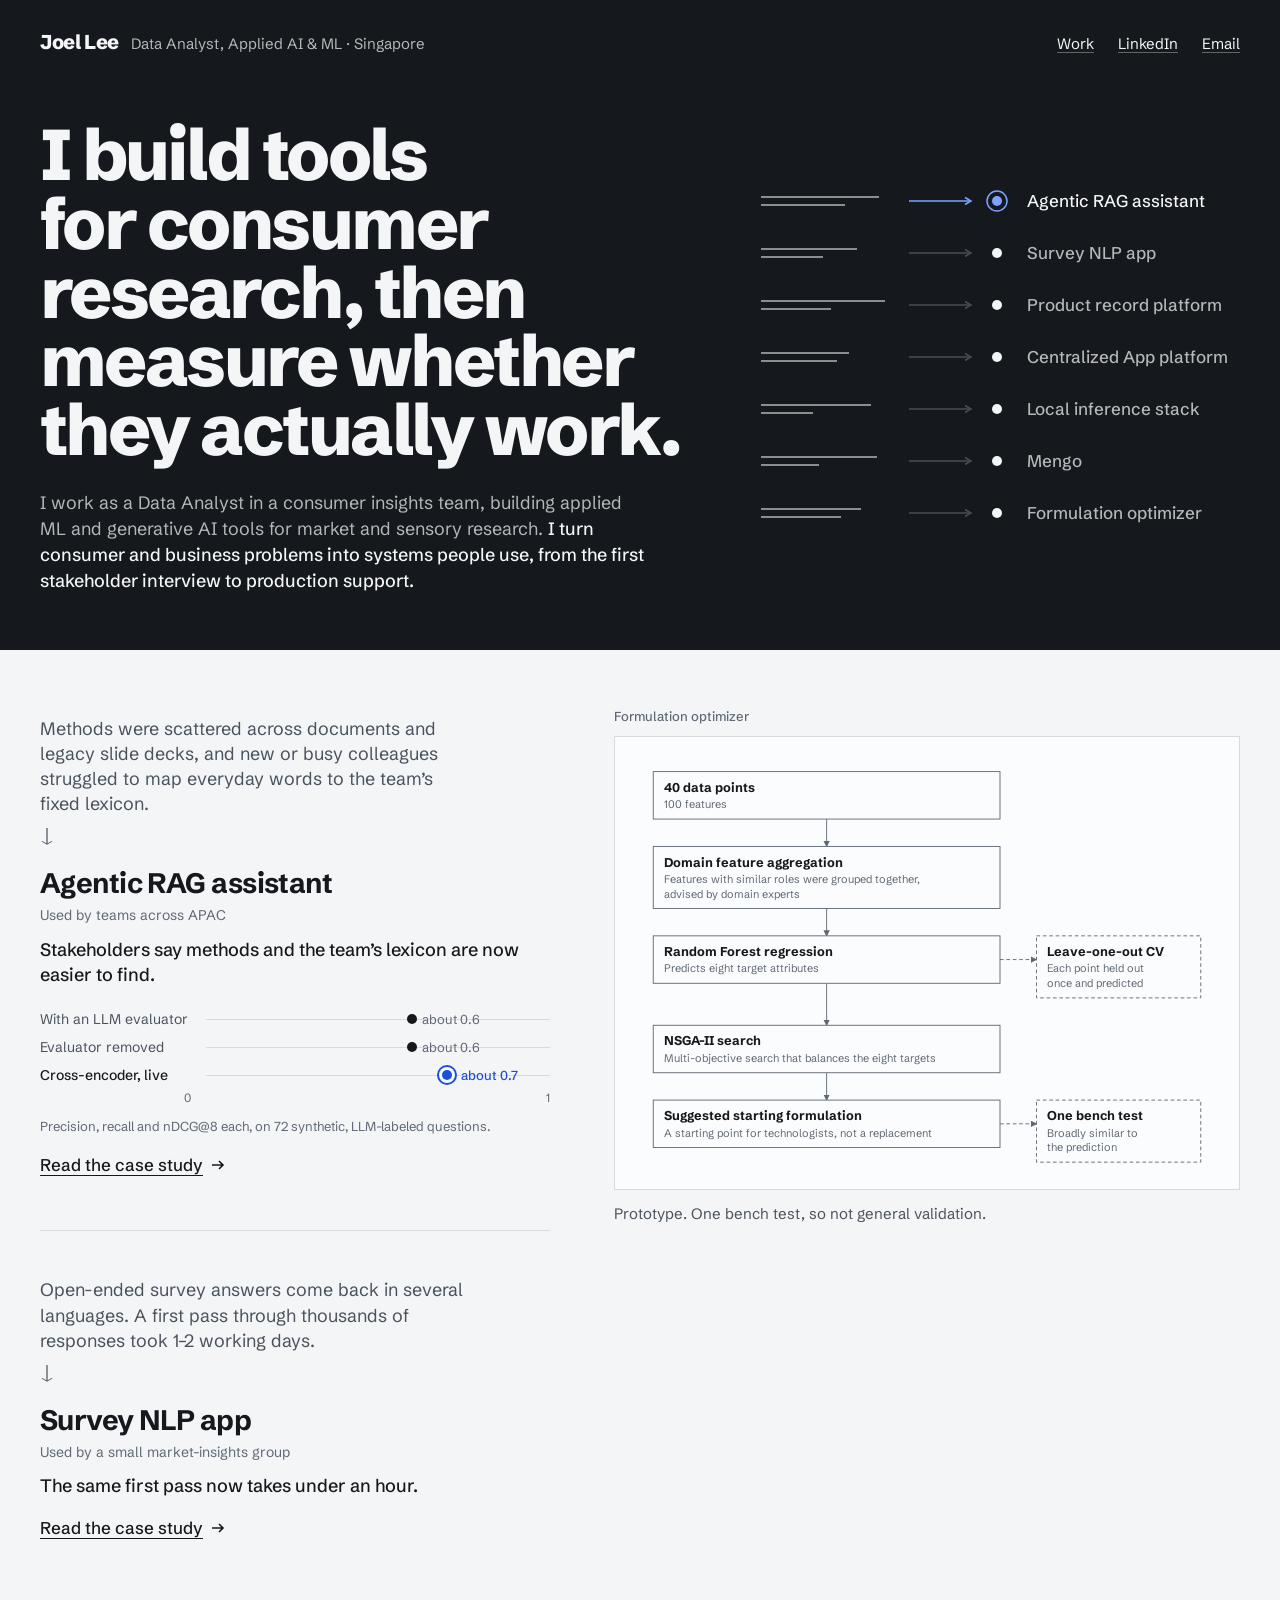
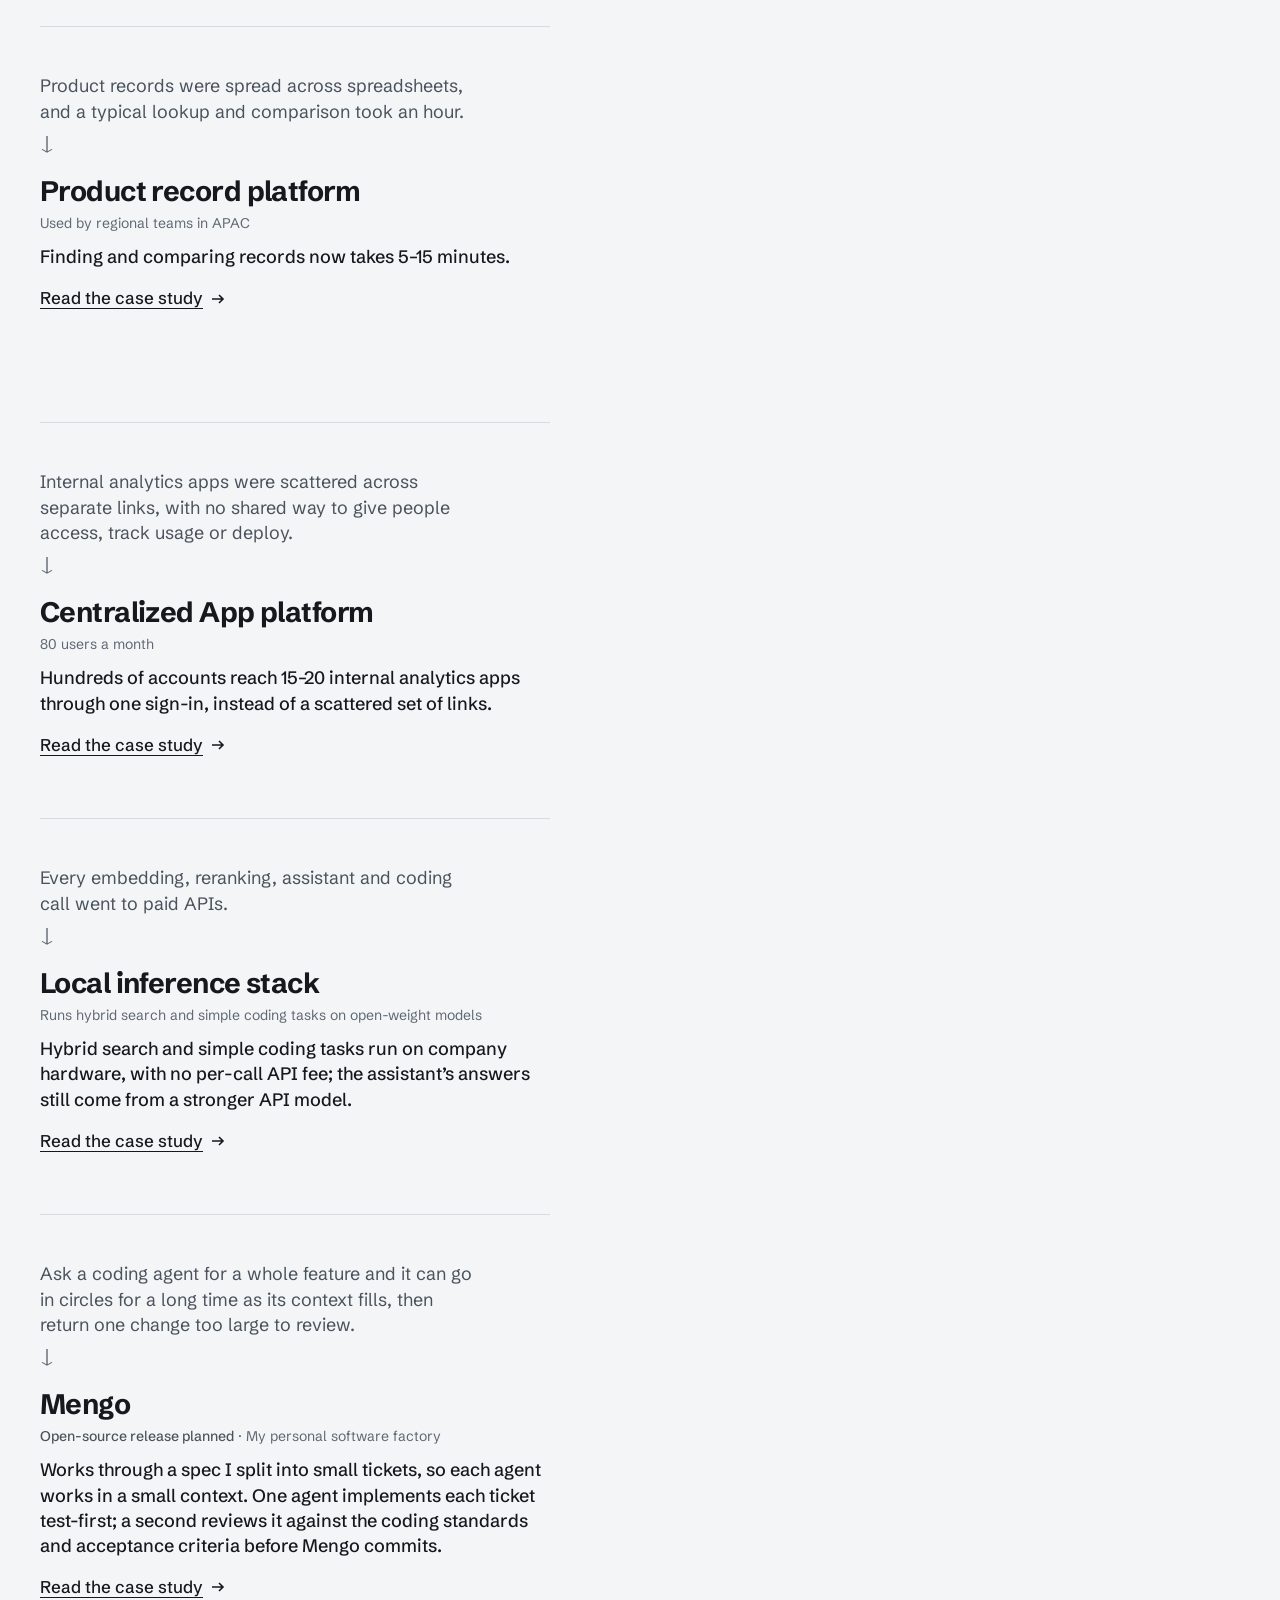
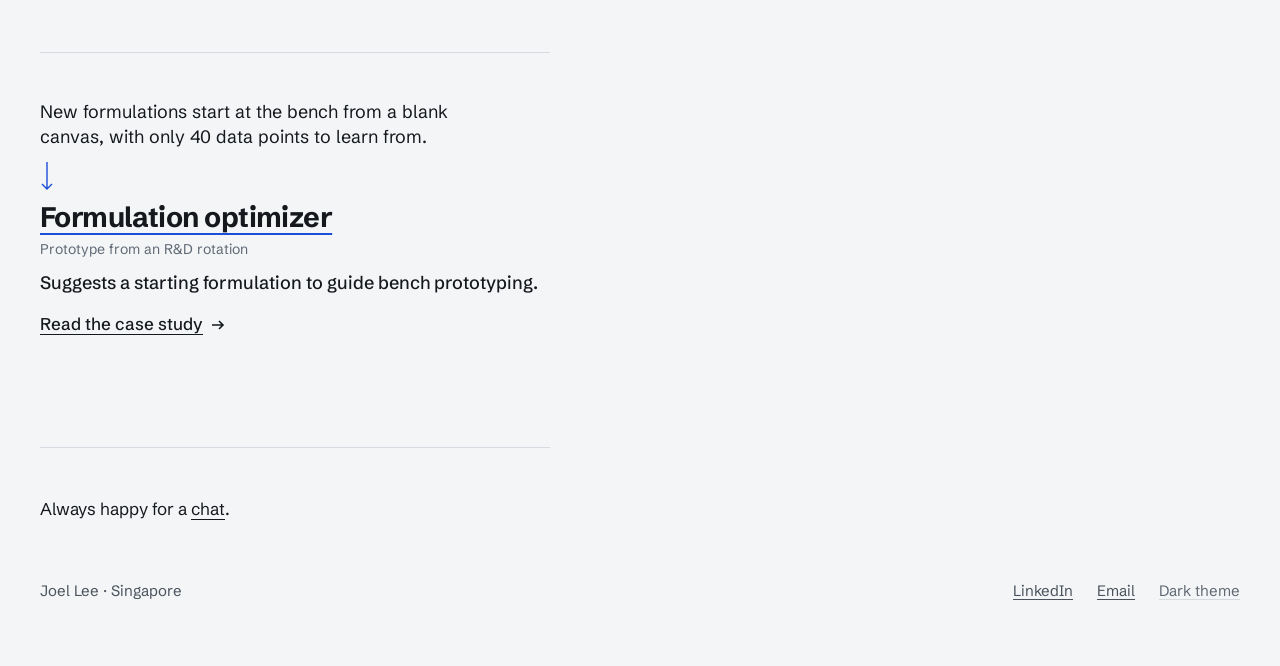
<file: index.html>
<!doctype html>
<html lang="en">
<head>
<meta charset="utf-8">
<meta name="viewport" content="width=device-width, initial-scale=1">
<title>Joel Lee</title>
<meta name="description" content="Joel Lee, a Data Analyst in a consumer insights team, builds ML and generative AI tools for market and sensory research. Seven case studies with architecture, decisions and evidence.">
<link rel="preconnect" href="https://fonts.googleapis.com">
<link rel="preconnect" href="https://fonts.gstatic.com" crossorigin>
<link href="https://fonts.googleapis.com/css2?family=Schibsted+Grotesk:wght@400;500;700;800&display=swap" rel="stylesheet">
<style>
:root {
  --ground: #f3f5f7;
  --plot: #fbfcfd;
  --ink: #15181c;
  --ink-2: #4a525c;
  --ink-3: #5f6873;
  --hair: #d5dbe1;
  --vector: #1d4ed8;
  --focus: #1d4ed8;
  /* The band is drawn in the opposite theme's colours, so its accent is the other theme's blue. */
  --band-accent: #7ea2ff;
  --ease-out: cubic-bezier(0.23, 1, 0.32, 1);
  --ease-in-out: cubic-bezier(0.77, 0, 0.175, 1);
  color-scheme: light;
}
@media (prefers-color-scheme: dark) {
  :root:not([data-theme="light"]) {
    --ground: #101316; --plot: #15191d; --ink: #eef1f4; --ink-2: #b3bcc6; --ink-3: #8c96a1;
    --hair: #2a3138; --vector: #7ea2ff; --focus: #7ea2ff; --band-accent: #1d4ed8; color-scheme: dark;
  }
}
:root[data-theme="dark"] {
  --ground: #101316; --plot: #15191d; --ink: #eef1f4; --ink-2: #b3bcc6; --ink-3: #8c96a1;
  --hair: #2a3138; --vector: #7ea2ff; --focus: #7ea2ff; --band-accent: #1d4ed8; color-scheme: dark;
}

* { box-sizing: border-box; }
html { background: var(--ground); scrollbar-color: var(--hair) var(--ground); }
body {
  margin: 0; background: var(--ground); color: var(--ink);
  font: 400 17px/1.55 "Schibsted Grotesk", system-ui, sans-serif;
  -webkit-font-smoothing: antialiased;
}
::selection { background: var(--vector); color: var(--plot); }
a { color: inherit; text-underline-offset: 0.22em; text-decoration-thickness: 1px; }
a:hover { text-decoration-color: var(--vector); }
:focus-visible { outline: 2px solid var(--focus); outline-offset: 3px; }
button { font: inherit; color: inherit; }
h1, h2, h3, p { margin: 0; }

.page { max-width: 1320px; margin: 0 auto; padding: 0 40px; }
.arrow { flex: none; transition: transform 180ms var(--ease-out); }
.go { display: inline-flex; align-items: center; gap: 8px; font-weight: 500; }
.go:hover .arrow { transform: translateX(3px); }

/* The band: the line and the domain edge on ink, drawn in the opposite theme's colours, with the motif beside them.
   The motif draws only with the five --band-* tokens. */
.band {
  --band-bg: var(--ink); --band-fg: var(--ground);
  --band-muted: color-mix(in srgb, var(--band-fg) 72%, var(--band-bg));
  --band-faint: color-mix(in srgb, var(--band-fg) 24%, var(--band-bg));
  background: var(--band-bg); color: var(--band-fg);
}
.band ::selection { background: var(--band-fg); color: var(--band-bg); }
.band :focus-visible { outline-color: var(--band-fg); }
.mast { display: flex; flex-wrap: wrap; justify-content: space-between; align-items: baseline; gap: 12px 32px; padding: 26px 0 0; font-size: 15px; }
.mast b { font-size: 20px; font-weight: 800; letter-spacing: -0.02em; margin-right: 12px; }
.mast span { color: var(--band-muted); }
.mast nav { display: flex; gap: 24px; }
.mast a { color: var(--band-fg); text-decoration-color: color-mix(in srgb, var(--band-fg) 35%, transparent); }
.mast a:hover { text-decoration-color: var(--band-fg); }
.hero { display: grid; grid-template-columns: minmax(0, 1fr) minmax(300px, 0.72fr); gap: 32px 56px; align-items: center; padding: clamp(40px, 7vh, 80px) 0 56px; }
.hero h1 { font-weight: 800; font-size: clamp(44px, 5.6vw, 84px); line-height: 0.96; letter-spacing: -0.035em; margin-bottom: 26px; text-wrap: balance; }
.hero .edge { font-size: clamp(17px, 1.4vw, 20px); line-height: 1.45; color: var(--band-muted); max-width: 34em; }
.hero .edge strong { color: var(--band-fg); font-weight: 500; }

/* The motif. Motion contract, shared with the case studies:
   1. Every keyframe defines only where an element starts; the end is its own resting state,
      so the resting state is the finished drawing, and reduced motion shows exactly that.
   2. transform, opacity and clip-path only. Lines draw with scaleX/scaleY on transform-box: fill-box.
   3. Delays come from the element's own --d (ms). The motif finishes within about 2.4s and never loops. */
.motif { width: 100%; max-width: 520px; justify-self: end; }
.motif svg { display: block; width: 100%; height: auto; overflow: visible; }
.motif * { transform-box: fill-box; }
.m-fade { animation: m-fade 240ms ease-out calc(var(--d, 0) * 1ms) both; }
.m-pop { transform-origin: center; animation: m-pop 260ms var(--ease-out) calc(var(--d, 0) * 1ms) both; }
.m-draw { transform-origin: left center; animation: m-draw 320ms var(--ease-out) calc(var(--d, 0) * 1ms) both; }
@keyframes m-fade { from { opacity: 0; } }
@keyframes m-rise { from { opacity: 0; transform: translateY(8px); } }
@keyframes m-pop { from { opacity: 0; transform: scale(0.6); } }
@keyframes m-draw { from { transform: scaleX(0); } }
.hero h1 { animation: m-rise 360ms var(--ease-out) both; }
/* Seven loose problems settle into rows, and each draws an arrow to the system built for it. Each row is a link to that
   system's case study, and its title wipes in as the dot lands. Row order and count follow the work list below.
   The RAG assistant is selected at rest; hovering or focusing another row moves the selection there.
   Keyframes sit on wrappers or untouched properties, so the hover transitions never fight them. */
.motif-home ol { list-style: none; margin: 0; padding: 0; }
.motif-home a { display: grid; grid-template-columns: minmax(0, 248px) minmax(0, 1fr); align-items: center; gap: 18px; min-height: 52px; color: var(--band-muted); text-decoration: none; }
.motif-home a svg { width: 100%; }
.motif-home .prob line { stroke: var(--band-muted); stroke-width: 1.5; transition: stroke 160ms ease-out; }
.motif-home .prob { transform-origin: center; animation: home-settle 760ms var(--ease-in-out) calc(var(--d) * 1ms) both; }
.motif-home .to { stroke: var(--band-faint); stroke-width: 1.5; transition: stroke 160ms ease-out; }
.motif-home .head { fill: none; stroke: var(--band-faint); stroke-width: 1.5; transition: stroke 160ms ease-out, transform 180ms var(--ease-out); }
.motif-home .dot { fill: var(--band-fg); transition: fill 160ms ease-out; }
.motif-home .ring { fill: none; stroke: var(--band-accent); stroke-width: 1.5; transform-origin: center; opacity: 0; transform: scale(0.6); transition: opacity 160ms ease-out, transform 200ms var(--ease-out); }
.motif-home .name { font-size: 17px; font-weight: 500; line-height: 1.25; text-decoration: underline 1px transparent; text-underline-offset: 0.22em; transition: color 160ms ease-out, text-decoration-color 160ms ease-out; }
.m-wipe { animation: m-wipe 360ms var(--ease-out) calc(var(--d, 0) * 1ms) both; }
@keyframes m-wipe { from { clip-path: inset(0 100% 0 0); } }
.motif-home ol:not(:hover):not(:has(a:focus-visible)) .lead a, .motif-home a:hover, .motif-home a:focus-visible { color: var(--band-fg); }
.motif-home ol:not(:hover):not(:has(a:focus-visible)) .lead :is(.to, .head), .motif-home a:is(:hover, :focus-visible) :is(.to, .head) { stroke: var(--band-accent); }
.motif-home ol:not(:hover):not(:has(a:focus-visible)) .lead .dot, .motif-home a:is(:hover, :focus-visible) .dot { fill: var(--band-accent); }
.motif-home ol:not(:hover):not(:has(a:focus-visible)) .lead .ring, .motif-home a:is(:hover, :focus-visible) .ring { opacity: 1; transform: none; }
.motif-home a:is(:hover, :focus-visible) .prob line { stroke: var(--band-fg); }
.motif-home a:is(:hover, :focus-visible) .head { transform: translateX(3px); }
.motif-home a:is(:hover, :focus-visible) .name { text-decoration-color: var(--band-accent); }
@keyframes home-settle {
  0% { opacity: 0; transform: translate(var(--dx), var(--dy)) rotate(var(--r)); }
  25% { opacity: 1; }
}

/* The work: problem and system pairs on the left, the figure of the pair in view pinned on the right */
.work { padding-top: 56px; }
.split { display: grid; grid-template-columns: minmax(0, 30em) minmax(0, 1fr); gap: 0 64px; align-items: start; }
.pair { position: relative; border-top: 1px solid var(--hair); padding: 44px 0 52px; min-height: 44vh; }
.pair:first-child { border-top: 0; padding-top: 8px; }
.pairs > :last-child { border-bottom: 1px solid var(--hair); }
.pair .prob { font-size: clamp(17px, 1.4vw, 19px); line-height: 1.4; color: var(--ink-2); max-width: 26em; padding: 2px 24px 0 0; text-wrap: pretty; transition: color 160ms ease-out; }
.pair .to { display: block; padding: 12px 0 10px; color: var(--ink-3); }
.pair .to svg { display: block; transform-origin: center top; transform: scaleY(0.6); transition: transform 200ms var(--ease-out), color 160ms ease-out; }
.pair h3 { font-size: clamp(24px, 2.2vw, 30px); line-height: 1.1; letter-spacing: -0.02em; font-weight: 700; }
.pair h3 a { text-decoration: none; }
.pair .by { font-size: 14px; color: var(--ink-3); margin: 6px 0 10px; }
.pair .tag { font-weight: 500; color: var(--ink-2); }
.pair .oc { font-size: 18px; line-height: 1.4; font-weight: 500; max-width: 30em; text-wrap: pretty; }
.pair .go { margin-top: 16px; }
.pair .dp-wrap { margin-top: 18px; }
.pair.on .prob { color: var(--ink); }
.pair.on .to { color: var(--vector); }
.pair.on .to svg { transform: scaleY(1); }
.pair.on h3 a { text-decoration: underline; text-decoration-thickness: 2px; text-decoration-color: var(--vector); }
.pin { position: sticky; top: 24px; }
.slot[hidden] { display: none; }
.slot { animation: fade 160ms ease-out both; }
.slot-h { font-size: 13px; font-weight: 500; color: var(--ink-3); margin-bottom: 10px; }
.inline-fig { display: none; }

/* Figures: the pipeline, flows and time charts */
.frame { background: var(--plot); border: 1px solid var(--hair); padding: 20px 20px 12px; }
.frame svg { display: block; width: 100%; height: auto; }
.pin .frame svg { max-height: calc(100svh - 190px); }
.fig { margin: 0; }
.fig .note { font-size: 15px; color: var(--ink-2); margin-top: 12px; min-height: 3.2em; max-width: 40em; }
.fig .note b { color: var(--ink); }
svg text { font-family: "Schibsted Grotesk", system-ui, sans-serif; }
.node rect { fill: var(--plot); stroke: var(--ink-3); stroke-width: 1; transition: stroke 140ms ease-out; }
.node .t { fill: var(--ink); font-size: 14px; font-weight: 700; }
.node .s { fill: var(--ink-3); font-size: 12px; }
.node { outline: none; }
.node[data-note] { cursor: default; }
.node[data-note]:hover rect, .node:focus-visible rect, .node.on rect { stroke: var(--vector); stroke-width: 1.5; }
.node.dashed rect { stroke-dasharray: 4 3; }
.node.removed .t { text-decoration: line-through; fill: var(--ink-3); }
.edge-l { stroke: var(--ink-3); stroke-width: 1; fill: none; }
.edge-l.dashed { stroke-dasharray: 4 3; }
.ah { fill: var(--ink-3); }
.tc .tt { fill: var(--ink); font-size: 14px; font-weight: 700; }
.tc .ts { fill: var(--ink-3); font-size: 12px; }
.tc .lab { fill: var(--ink); font-size: 14px; font-weight: 700; }
.tc .bar { fill: var(--ink); }
.tc .live .bar { fill: var(--vector); }
.tc .live .val { fill: var(--vector); font-weight: 500; }
.tc .val { fill: var(--ink-2); font-size: 13px; }
.tc .axis { stroke: var(--hair); }
.tc .tick { fill: var(--ink-3); font-size: 12px; }
.node { transform-box: fill-box; animation: node-in 240ms var(--ease-out) both; animation-delay: calc(80ms + var(--i) * 50ms); }
.edges { animation: fade 260ms ease-out 420ms both; }
.tc .bar { transform-box: fill-box; transform-origin: left center; animation: bar-in 320ms var(--ease-out) both; animation-delay: calc(120ms + var(--i) * 80ms); }
@keyframes node-in { from { opacity: 0; transform: translateY(5px); } }
@keyframes fade { from { opacity: 0; } }
@keyframes bar-in { from { transform: scaleX(0); } }

/* The RAG evidence: three pipeline versions on a 0 to 1 track */
.dp { margin: 0; padding: 0; list-style: none; }
.dp li { display: grid; grid-template-columns: 11em minmax(0, 1fr); align-items: center; gap: 12px; font-size: 14px; line-height: 1.25; color: var(--ink-2); min-height: 28px; padding: 3px 0; }
.dp .track { position: relative; align-self: stretch; min-height: 22px; }
.dp .track::before { content: ""; position: absolute; left: 0; right: 0; top: 50%; height: 1px; background: var(--hair); }
.dp .mark { position: absolute; top: 50%; width: 10px; height: 10px; margin: -5px 0 0 -5px; border-radius: 50%; background: var(--ink); animation: grow 220ms var(--ease-out) both; animation-delay: calc(240ms + var(--i) * 60ms); }
.dp .mark + span { position: absolute; top: 50%; transform: translate(10px, -52%); font-size: 13px; color: var(--ink-3); white-space: nowrap; }
.dp li.live { color: var(--ink); font-weight: 500; }
.dp li.live .mark { background: var(--vector); box-shadow: 0 0 0 3px var(--plot), 0 0 0 5px var(--vector); }
.dp li.live .mark + span { color: var(--vector); font-weight: 500; transform: translate(14px, -52%); }
.ticks { display: grid; grid-template-columns: 11em minmax(0, 1fr); gap: 12px; font-size: 12px; color: var(--ink-3); }
.ticks span:last-child { display: flex; justify-content: space-between; }
.dp-note { font-size: 13px; color: var(--ink-3); margin: 8px 0 0; }
@keyframes grow { from { transform: scale(0); } }

.reach { padding-top: 48px; }
footer { display: flex; flex-wrap: wrap; justify-content: space-between; gap: 16px; padding: 56px 0 64px; color: var(--ink-2); font-size: 15px; }
footer nav { display: flex; gap: 24px; flex-wrap: wrap; }
footer .theme { background: none; border: 0; padding: 0; cursor: pointer; text-decoration: underline; text-underline-offset: 0.22em; text-decoration-color: var(--hair); color: var(--ink-3); }

/* Stacked: no pinned figure; each pair carries its own figure, scrolling sideways inside its frame. */
@media (max-width: 900px) {
  .page { padding: 0 16px; }
  .hero { grid-template-columns: 1fr; padding-top: 32px; }
  .motif { justify-self: start; max-width: 420px; }
  .motif-home a { grid-template-columns: minmax(0, 132px) minmax(0, 1fr); gap: 14px; min-height: 46px; }
  .motif-home .name { font-size: 16px; }
  .split { grid-template-columns: minmax(0, 1fr); }
  .pin { display: none; }
  .pair { min-height: 0; padding: 24px 0 28px; }
  .pair .to { padding: 8px 0; }
  .pair .to svg { transform: none; }
  .inline-fig { display: block; margin-top: 20px; }
  .frame { overflow-x: auto; padding: 14px; }
  .frame svg { min-width: 540px; }
  .dp li, .ticks { grid-template-columns: 9.5em minmax(0, 1fr); }
}

@media (prefers-reduced-motion: reduce) {
  *, *::before, *::after { animation: none !important; transition: none !important; }
}
</style>
</head>
<body>
<svg width="0" height="0" style="position:absolute" aria-hidden="true"><defs><marker id="ah" viewBox="0 0 8 8" refX="7" refY="4" markerWidth="7" markerHeight="7" orient="auto-start-reverse"><path class="ah" d="M0 0L8 4L0 8Z"/></marker></defs></svg>
<div class="band"><div class="page">
  <header class="mast"><p><b>Joel Lee</b><span>Data Analyst, Applied AI &amp; ML · Singapore</span></p>
    <nav aria-label="Site"><a href="#work">Work</a><a href="https://www.linkedin.com/in/joellee3433b221a" rel="noopener">LinkedIn</a><a href="mailto:cryptic912@gmail.com">Email</a></nav></header>
  <div class="hero"><div><h1>I build tools for consumer research, then measure whether they actually work.</h1>
    <p class="edge">I work as a Data Analyst in a consumer insights team, building applied ML and generative AI tools for market and sensory research. <strong> I turn consumer and business problems into systems people use, from the first stakeholder interview to production support. </strong></p></div>
    <nav class="motif motif-home" aria-label="Case studies"><ol>
      <li class="lead"><a href="work/rag/"><svg viewBox="0 0 248 44" aria-hidden="true">
        <g class="prob" style="--dx:40px; --dy:70px; --r:-24deg; --d:0"><line x1="0" y1="18" x2="118" y2="18"/><line x1="0" y1="26" x2="84" y2="26"/></g>
        <line class="to m-draw" x1="148" y1="22" x2="208" y2="22" style="--d:720"/>
        <path class="head m-fade" d="M204 18.5L210 22L204 25.5" style="--d:940"/>
        <g class="m-pop" style="--d:1500"><circle class="ring" cx="236" cy="22" r="10"/></g><circle class="dot m-pop" cx="236" cy="22" r="5" style="--d:880"/>
      </svg><span class="name m-wipe" style="--d:920">Agentic RAG assistant</span></a></li>
      <li><a href="work/nlp/"><svg viewBox="0 0 248 44" aria-hidden="true">
        <g class="prob" style="--dx:110px; --dy:-18px; --r:18deg; --d:60"><line x1="0" y1="18" x2="96" y2="18"/><line x1="0" y1="26" x2="62" y2="26"/></g>
        <line class="to m-draw" x1="148" y1="22" x2="208" y2="22" style="--d:790"/>
        <path class="head m-fade" d="M204 18.5L210 22L204 25.5" style="--d:1010"/>
        <circle class="ring" cx="236" cy="22" r="10"/><circle class="dot m-pop" cx="236" cy="22" r="5" style="--d:950"/>
      </svg><span class="name m-wipe" style="--d:990">Survey NLP app</span></a></li>
      <li><a href="work/records/"><svg viewBox="0 0 248 44" aria-hidden="true">
        <g class="prob" style="--dx:12px; --dy:52px; --r:-12deg; --d:120"><line x1="0" y1="18" x2="124" y2="18"/><line x1="0" y1="26" x2="70" y2="26"/></g>
        <line class="to m-draw" x1="148" y1="22" x2="208" y2="22" style="--d:860"/>
        <path class="head m-fade" d="M204 18.5L210 22L204 25.5" style="--d:1080"/>
        <circle class="ring" cx="236" cy="22" r="10"/><circle class="dot m-pop" cx="236" cy="22" r="5" style="--d:1020"/>
      </svg><span class="name m-wipe" style="--d:1060">Product record platform</span></a></li>
      <li><a href="work/platform/"><svg viewBox="0 0 248 44" aria-hidden="true">
        <g class="prob" style="--dx:128px; --dy:24px; --r:30deg; --d:180"><line x1="0" y1="18" x2="88" y2="18"/><line x1="0" y1="26" x2="76" y2="26"/></g>
        <line class="to m-draw" x1="148" y1="22" x2="208" y2="22" style="--d:930"/>
        <path class="head m-fade" d="M204 18.5L210 22L204 25.5" style="--d:1150"/>
        <circle class="ring" cx="236" cy="22" r="10"/><circle class="dot m-pop" cx="236" cy="22" r="5" style="--d:1090"/>
      </svg><span class="name m-wipe" style="--d:1130">Centralized App platform</span></a></li>
      <li><a href="work/gpu/"><svg viewBox="0 0 248 44" aria-hidden="true">
        <g class="prob" style="--dx:64px; --dy:-56px; --r:-32deg; --d:240"><line x1="0" y1="18" x2="110" y2="18"/><line x1="0" y1="26" x2="52" y2="26"/></g>
        <line class="to m-draw" x1="148" y1="22" x2="208" y2="22" style="--d:1000"/>
        <path class="head m-fade" d="M204 18.5L210 22L204 25.5" style="--d:1220"/>
        <circle class="ring" cx="236" cy="22" r="10"/><circle class="dot m-pop" cx="236" cy="22" r="5" style="--d:1160"/>
      </svg><span class="name m-wipe" style="--d:1200">Local inference stack</span></a></li>
      <li><a href="work/mengo/"><svg viewBox="0 0 248 44" aria-hidden="true">
        <g class="prob" style="--dx:30px; --dy:-82px; --r:22deg; --d:360"><line x1="0" y1="18" x2="116" y2="18"/><line x1="0" y1="26" x2="58" y2="26"/></g>
        <line class="to m-draw" x1="148" y1="22" x2="208" y2="22" style="--d:1140"/>
        <path class="head m-fade" d="M204 18.5L210 22L204 25.5" style="--d:1360"/>
        <circle class="ring" cx="236" cy="22" r="10"/><circle class="dot m-pop" cx="236" cy="22" r="5" style="--d:1300"/>
      </svg><span class="name m-wipe" style="--d:1340">Mengo</span></a></li>
      <li><a href="work/formulation/"><svg viewBox="0 0 248 44" aria-hidden="true">
        <g class="prob" style="--dx:92px; --dy:-34px; --r:14deg; --d:300"><line x1="0" y1="18" x2="100" y2="18"/><line x1="0" y1="26" x2="80" y2="26"/></g>
        <line class="to m-draw" x1="148" y1="22" x2="208" y2="22" style="--d:1070"/>
        <path class="head m-fade" d="M204 18.5L210 22L204 25.5" style="--d:1290"/>
        <circle class="ring" cx="236" cy="22" r="10"/><circle class="dot m-pop" cx="236" cy="22" r="5" style="--d:1230"/>
      </svg><span class="name m-wipe" style="--d:1270">Formulation optimizer</span></a></li>
    </ol></nav></div>
</div></div>

<div class="page">
<main>
<section class="work" id="work" aria-label="Problems and the systems I built for them">
  <div class="split">
    <div class="pairs"><article class="pair on" data-id="rag">
      <p class="prob">Methods were scattered across documents and legacy slide decks, and new or busy colleagues struggled to map everyday words to the team’s fixed lexicon.</p><span class="to"><svg width="14" height="30" viewBox="0 0 14 30" aria-hidden="true"><path d="M7 0v27M2 22l5 5 5-5" fill="none" stroke="currentColor" stroke-width="1.4"/></svg></span>
      <div><h3><a href="work/rag/">Agentic RAG assistant</a></h3>
  <p class="by">Used by teams across APAC</p>
  <p class="oc">Stakeholders say methods and the team’s lexicon are now easier to find.</p><div class="dp-wrap"><ul class="dp" aria-label="Retrieval quality across three pipeline versions">
    <li class=""><span>With an LLM evaluator</span><span class="track"><span class="mark" style="left:60%; --i:0"></span><span style="left:60%">about 0.6</span></span></li><li class=""><span>Evaluator removed</span><span class="track"><span class="mark" style="left:60%; --i:1"></span><span style="left:60%">about 0.6</span></span></li><li class="live"><span>Cross-encoder, live</span><span class="track"><span class="mark" style="left:70%; --i:2"></span><span style="left:70%">about 0.7</span></span></li>
  </ul><div class="ticks" aria-hidden="true"><span></span><span><span>0</span><span>1</span></span></div>
  <p class="dp-note">Precision, recall and nDCG@8 each, on 72 synthetic, LLM-labeled questions.</p></div><a class="go" href="work/rag/">Read the case study <svg class="arrow" width="14" height="14" viewBox="0 0 14 14" aria-hidden="true"><path d="M1 7h11M8 3l4 4-4 4" fill="none" stroke="currentColor" stroke-width="1.6"/></svg></a></div>
      <div class="inline-fig"><figure class="fig" data-fig="rag"><div class="frame"><svg viewBox="0 0 640 580" role="group" aria-label="Pipeline of the Agentic RAG assistant"><g class="edges"><path class="edge-l" d="M210,60L210,84" marker-end="url(#ah)"/><path class="edge-l" d="M210,136L79,170" marker-end="url(#ah)"/><path class="edge-l" d="M210,136L210,170" marker-end="url(#ah)"/><path class="edge-l" d="M210,136L341,170" marker-end="url(#ah)"/><path class="edge-l" d="M79,222L79,256" marker-end="url(#ah)"/><path class="edge-l" d="M210,222L210,256" marker-end="url(#ah)"/><path class="edge-l" d="M341,222L341,256" marker-end="url(#ah)"/><path class="edge-l dashed" d="M400,282L440,282" marker-end="url(#ah)"/><path class="edge-l" d="M210,308L210,342" marker-end="url(#ah)"/><path class="edge-l dashed" d="M440,368L400,368" marker-end="url(#ah)"/><path class="edge-l" d="M210,394L210,428" marker-end="url(#ah)"/><path class="edge-l dashed" d="M400,454L440,454" marker-end="url(#ah)"/><path class="edge-l" d="M210,480L210,514" marker-end="url(#ah)"/></g><g class="node " style="--i:0" data-note="q" tabindex="0" aria-label="Question">
    <rect x="150" y="20" width="120" height="40"/>
    <text class="t" x="162" y="45">Question</text>
    </g><g class="node " style="--i:1" data-note="c" tabindex="0" aria-label="Clarifier: Asks follow-ups, records answers, picks a knowledge base">
    <rect x="20" y="84" width="380" height="52"/>
    <text class="t" x="32" y="106">Clarifier</text>
    <text class="s" x="32" y="124">Asks follow-ups, records answers, picks a knowledge base</text></g><g class="node " style="--i:2" data-note="r1" tabindex="0" aria-label="Retriever: Knowledge base 1">
    <rect x="20" y="170" width="118" height="52"/>
    <text class="t" x="32" y="192">Retriever</text>
    <text class="s" x="32" y="210">Knowledge base 1</text></g><g class="node " style="--i:3" data-note="r2" tabindex="0" aria-label="Retriever: Knowledge base 2">
    <rect x="151" y="170" width="118" height="52"/>
    <text class="t" x="163" y="192">Retriever</text>
    <text class="s" x="163" y="210">Knowledge base 2</text></g><g class="node " style="--i:4" data-note="r3" tabindex="0" aria-label="Retriever: Knowledge base 3">
    <rect x="282" y="170" width="118" height="52"/>
    <text class="t" x="294" y="192">Retriever</text>
    <text class="s" x="294" y="210">Knowledge base 3</text></g><g class="node " style="--i:5" data-note="h" tabindex="0" aria-label="Hybrid search: BM25 keywords and vectors">
    <rect x="20" y="256" width="380" height="52"/>
    <text class="t" x="32" y="278">Hybrid search</text>
    <text class="s" x="32" y="296">BM25 keywords and vectors</text></g><g class="node dashed removed" style="--i:6" data-note="e" tabindex="0" aria-label="Evaluator agent: Removed after testing">
    <rect x="440" y="256" width="180" height="52"/>
    <text class="t" x="452" y="278">Evaluator agent</text>
    <text class="s" x="452" y="296">Removed after testing</text></g><g class="node " style="--i:7" data-note="k" tabindex="0" aria-label="Cross-encoder rerank: Reorders the combined results">
    <rect x="20" y="342" width="380" height="52"/>
    <text class="t" x="32" y="364">Cross-encoder rerank</text>
    <text class="s" x="32" y="382">Reorders the combined results</text></g><g class="node dashed" style="--i:8" data-note="g" tabindex="0" aria-label="Local GPU: Embeddings and reranker">
    <rect x="440" y="342" width="180" height="52"/>
    <text class="t" x="452" y="364">Local GPU</text>
    <text class="s" x="452" y="382">Embeddings and reranker</text></g><g class="node " style="--i:9" data-note="n" tabindex="0" aria-label="Generator: API model; can search again with a rewritten query">
    <rect x="20" y="428" width="380" height="52"/>
    <text class="t" x="32" y="450">Generator</text>
    <text class="s" x="32" y="468">API model; can search again with a rewritten query</text></g><g class="node dashed" style="--i:10" data-note="l" tabindex="0" aria-label="Langfuse: Traces every run">
    <rect x="440" y="428" width="180" height="52"/>
    <text class="t" x="452" y="450">Langfuse</text>
    <text class="s" x="452" y="468">Traces every run</text></g><g class="node " style="--i:11" data-note="a" tabindex="0" aria-label="Answer with sources: The documents it drew on, listed with every answer">
    <rect x="20" y="514" width="380" height="52"/>
    <text class="t" x="32" y="536">Answer with sources</text>
    <text class="s" x="32" y="554">The documents it drew on, listed with every answer</text></g></svg></div>
  <figcaption class="note" data-default="Point at any part of the pipeline to see what it does." aria-live="polite">Point at any part of the pipeline to see what it does. </figcaption></figure></div></article><article class="pair" data-id="nlp">
      <p class="prob">Open-ended survey answers come back in several languages. A first pass through thousands of responses took 1–2 working days.</p><span class="to"><svg width="14" height="30" viewBox="0 0 14 30" aria-hidden="true"><path d="M7 0v27M2 22l5 5 5-5" fill="none" stroke="currentColor" stroke-width="1.4"/></svg></span>
      <div><h3><a href="work/nlp/">Survey NLP app</a></h3>
  <p class="by">Used by a small market-insights group</p>
  <p class="oc">The same first pass now takes under an hour.</p><a class="go" href="work/nlp/">Read the case study <svg class="arrow" width="14" height="14" viewBox="0 0 14 14" aria-hidden="true"><path d="M1 7h11M8 3l4 4-4 4" fill="none" stroke="currentColor" stroke-width="1.6"/></svg></a></div>
      <div class="inline-fig"><figure class="fig" data-fig="nlp"><div class="frame"><svg class="tc" viewBox="0 0 640 246" role="img" aria-label="First-pass review of 4,000 responses: Before 1–2 working days, With the app no more than 1 hour">
    <text class="tt" x="20" y="26">First-pass review of 4,000 responses</text><text class="ts" x="20" y="44">Translation, sentiment analysis and review; estimated working time</text>
    <g class="">
      <text class="lab" x="20" y="100">Before</text><text class="ts" x="20" y="117">Before the app</text>
      <rect class="bar" style="--i:0" x="220" y="88" width="380" height="16"/>
      <text class="val" x="596" y="124" text-anchor="end">1–2 working days</text></g><g class="live">
      <text class="lab" x="20" y="164">With the app</text><text class="ts" x="20" y="181">Upper bound</text>
      <rect class="bar" style="--i:1" x="220" y="152" width="23.75" height="16"/>
      
      <text class="val" x="253.75" y="164" text-anchor="start">no more than 1 hour</text></g>
    <line class="axis" x1="220" x2="600" y1="206" y2="206"/>
    <line class="axis" x1="220" x2="220" y1="206" y2="211"/><text class="tick" x="220" y="226" text-anchor="middle">0</text><line class="axis" x1="410" x2="410" y1="206" y2="211"/><text class="tick" x="410" y="226" text-anchor="middle">1 day</text><line class="axis" x1="600" x2="600" y1="206" y2="211"/><text class="tick" x="600" y="226" text-anchor="middle">2 days</text></svg></div></figure></div></article><article class="pair" data-id="records">
      <p class="prob">Product records were spread across spreadsheets, and a typical lookup and comparison took an hour.</p><span class="to"><svg width="14" height="30" viewBox="0 0 14 30" aria-hidden="true"><path d="M7 0v27M2 22l5 5 5-5" fill="none" stroke="currentColor" stroke-width="1.4"/></svg></span>
      <div><h3><a href="work/records/">Product record platform</a></h3>
  <p class="by">Used by regional teams in APAC</p>
  <p class="oc">Finding and comparing records now takes 5–15 minutes.</p><a class="go" href="work/records/">Read the case study <svg class="arrow" width="14" height="14" viewBox="0 0 14 14" aria-hidden="true"><path d="M1 7h11M8 3l4 4-4 4" fill="none" stroke="currentColor" stroke-width="1.6"/></svg></a></div>
      <div class="inline-fig"><figure class="fig" data-fig="records"><div class="frame"><svg class="tc" viewBox="0 0 640 246" role="img" aria-label="A typical record-location and comparison task: Before 1 hour, After 5–15 minutes">
    <text class="tt" x="20" y="26">A typical record-location and comparison task</text><text class="ts" x="20" y="44">Estimated time per task, in minutes</text>
    <g class="">
      <text class="lab" x="20" y="100">Before</text><text class="ts" x="20" y="117">Excel files</text>
      <rect class="bar" style="--i:0" x="220" y="88" width="380" height="16"/>
      
      <text class="val" x="596" y="124" text-anchor="end">1 hour</text></g><g class="live">
      <text class="lab" x="20" y="164">After</text><text class="ts" x="20" y="181">Search app</text>
      <rect class="bar" style="--i:1" x="220" y="152" width="95" height="16"/>
      <text class="val" x="325" y="164" text-anchor="start">5–15 minutes</text></g>
    <line class="axis" x1="220" x2="600" y1="206" y2="206"/>
    <line class="axis" x1="220" x2="220" y1="206" y2="211"/><text class="tick" x="220" y="226" text-anchor="middle">0</text><line class="axis" x1="315" x2="315" y1="206" y2="211"/><text class="tick" x="315" y="226" text-anchor="middle">15</text><line class="axis" x1="410" x2="410" y1="206" y2="211"/><text class="tick" x="410" y="226" text-anchor="middle">30</text><line class="axis" x1="505" x2="505" y1="206" y2="211"/><text class="tick" x="505" y="226" text-anchor="middle">45</text><line class="axis" x1="600" x2="600" y1="206" y2="211"/><text class="tick" x="600" y="226" text-anchor="middle">60</text></svg></div>
  <figcaption class="note" data-default="Behind the search, 50 Excel datasets became 13 PostgreSQL tables.">Behind the search, 50 Excel datasets became 13 PostgreSQL tables.</figcaption></figure></div></article><article class="pair" data-id="platform">
      <p class="prob">Internal analytics apps were scattered across separate links, with no shared way to give people access, track usage or deploy.</p><span class="to"><svg width="14" height="30" viewBox="0 0 14 30" aria-hidden="true"><path d="M7 0v27M2 22l5 5 5-5" fill="none" stroke="currentColor" stroke-width="1.4"/></svg></span>
      <div><h3><a href="work/platform/">Centralized App platform</a></h3>
  <p class="by">80 users a month</p>
  <p class="oc">Hundreds of accounts reach 15–20 internal analytics apps through one sign-in, instead of a scattered set of links.</p><a class="go" href="work/platform/">Read the case study <svg class="arrow" width="14" height="14" viewBox="0 0 14 14" aria-hidden="true"><path d="M1 7h11M8 3l4 4-4 4" fill="none" stroke="currentColor" stroke-width="1.6"/></svg></a></div>
      <div class="inline-fig"><figure class="fig" data-fig="platform"><div class="frame"><svg viewBox="0 0 640 378" role="group" aria-label="How the Centralized App platform serves its users"><g class="edges"><path class="edge-l" d="M210,68L210,98" marker-end="url(#ah)"/><path class="edge-l dashed" d="M400,124L440,124" marker-end="url(#ah)"/><path class="edge-l" d="M210,166L210,196" marker-end="url(#ah)"/><path class="edge-l" d="M210,264L210,294" marker-end="url(#ah)"/><path class="edge-l dashed" d="M400,320L440,320" marker-end="url(#ah)"/></g><g class="node " style="--i:0" aria-label="Users: 300 accounts; 80 active monthly users">
    <rect x="20" y="16" width="380" height="52"/>
    <text class="t" x="32" y="38">Users</text>
    <text class="s" x="32" y="56">300 accounts; 80 active monthly users</text></g><g class="node " style="--i:1" aria-label="ShinyProxy: One sign-in for every app Group-based app access, managed in one configuration">
    <rect x="20" y="98" width="380" height="68"/>
    <text class="t" x="32" y="120">ShinyProxy</text>
    <text class="s" x="32" y="138">One sign-in for every app</text><text class="s" x="32" y="154">Group-based app access, managed in one configuration</text></g><g class="node dashed" style="--i:2" aria-label="Monitoring app: Reads ShinyProxy logs for troubleshooting">
    <rect x="440" y="98" width="180" height="68"/>
    <text class="t" x="452" y="120">Monitoring app</text>
    <text class="s" x="452" y="138">Reads ShinyProxy logs</text><text class="s" x="452" y="154">for troubleshooting</text></g><g class="node " style="--i:3" aria-label="Podman: Starts an app’s container when someone opens it Stops when idle; keeps the most-used apps warm">
    <rect x="20" y="196" width="380" height="68"/>
    <text class="t" x="32" y="218">Podman</text>
    <text class="s" x="32" y="236">Starts an app’s container when someone opens it</text><text class="s" x="32" y="252">Stops when idle; keeps the most-used apps warm</text></g><g class="node " style="--i:4" aria-label="15–20 containerized apps: One container per session, or shared for read-only apps">
    <rect x="20" y="294" width="380" height="52"/>
    <text class="t" x="32" y="316">15–20 containerized apps</text>
    <text class="s" x="32" y="334">One container per session, or shared for read-only apps</text></g><g class="node dashed" style="--i:5" aria-label="Weekly backups: Automated SQL database backups">
    <rect x="440" y="294" width="180" height="68"/>
    <text class="t" x="452" y="316">Weekly backups</text>
    <text class="s" x="452" y="334">Automated SQL</text><text class="s" x="452" y="350">database backups</text></g></svg></div>
    </figure></div></article><article class="pair" data-id="gpu">
      <p class="prob">Every embedding, reranking, assistant and coding call went to paid APIs.</p><span class="to"><svg width="14" height="30" viewBox="0 0 14 30" aria-hidden="true"><path d="M7 0v27M2 22l5 5 5-5" fill="none" stroke="currentColor" stroke-width="1.4"/></svg></span>
      <div><h3><a href="work/gpu/">Local inference stack</a></h3>
  <p class="by">Runs hybrid search and simple coding tasks on open-weight models</p>
  <p class="oc">Hybrid search and simple coding tasks run on company hardware, with no per-call API fee; the assistant&rsquo;s answers still come from a stronger API model.</p><a class="go" href="work/gpu/">Read the case study <svg class="arrow" width="14" height="14" viewBox="0 0 14 14" aria-hidden="true"><path d="M1 7h11M8 3l4 4-4 4" fill="none" stroke="currentColor" stroke-width="1.6"/></svg></a></div>
      <div class="inline-fig"><figure class="fig" data-fig="gpu"><div class="frame"><svg viewBox="0 0 640 428" role="group" aria-label="How the local inference stack serves the assistant and coding tasks"><g class="edges"><path class="edge-l dashed" d="M400,42L440,42" marker-end="url(#ah)"/><path class="edge-l" d="M210,68L210,98" marker-end="url(#ah)"/><path class="edge-l" d="M210,150L210,180" marker-end="url(#ah)"/><path class="edge-l" d="M440,206L400,206" marker-end="url(#ah)"/><path class="edge-l" d="M210,248L210,278" marker-end="url(#ah)"/><path class="edge-l" d="M210,330L210,360" marker-end="url(#ah)"/></g><g class="node " style="--i:0" aria-label="Agentic RAG assistant: Search runs locally; answers come from the API">
    <rect x="20" y="16" width="380" height="52"/>
    <text class="t" x="32" y="38">Agentic RAG assistant</text>
    <text class="s" x="32" y="56">Search runs locally; answers come from the API</text></g><g class="node dashed" style="--i:1" aria-label="External API: Answer generation">
    <rect x="440" y="16" width="180" height="52"/>
    <text class="t" x="452" y="38">External API</text>
    <text class="s" x="452" y="56">Answer generation</text></g><g class="node " style="--i:2" aria-label="Warm-up request: Sent on app open; hides a 40–60 s load">
    <rect x="20" y="98" width="380" height="52"/>
    <text class="t" x="32" y="120">Warm-up request</text>
    <text class="s" x="32" y="138">Sent on app open; hides a 40–60 s load</text></g><g class="node " style="--i:3" aria-label="llama-swap: One OpenAI-compatible endpoint on one port Starts the model containers on demand">
    <rect x="20" y="180" width="380" height="68"/>
    <text class="t" x="32" y="202">llama-swap</text>
    <text class="s" x="32" y="220">One OpenAI-compatible endpoint on one port</text><text class="s" x="32" y="236">Starts the model containers on demand</text></g><g class="node " style="--i:4" aria-label="IDE assistant: Simple coding tasks run locally">
    <rect x="440" y="180" width="180" height="68"/>
    <text class="t" x="452" y="202">IDE assistant</text>
    <text class="s" x="452" y="220">Simple coding tasks</text><text class="s" x="452" y="236">run locally</text></g><g class="node " style="--i:5" aria-label="vLLM in Podman, on a local GPU">
    <rect x="20" y="278" width="380" height="52"/>
    <text class="t" x="32" y="300">vLLM in Podman, on a local GPU</text>
    </g><g class="node " style="--i:6" aria-label="Embeddings and reranker: Used by RAG hybrid search">
    <rect x="20" y="360" width="380" height="52"/>
    <text class="t" x="32" y="382">Embeddings and reranker</text>
    <text class="s" x="32" y="400">Used by RAG hybrid search</text></g></svg></div>
  </figure></div></article><article class="pair" data-id="mengo">
      <p class="prob">Ask a coding agent for a whole feature and it can go in circles for a long time as its context fills, then return one change too large to review.</p><span class="to"><svg width="14" height="30" viewBox="0 0 14 30" aria-hidden="true"><path d="M7 0v27M2 22l5 5 5-5" fill="none" stroke="currentColor" stroke-width="1.4"/></svg></span>
      <div><h3><a href="work/mengo/">Mengo</a></h3>
  <p class="by"><span class="tag">Open-source release planned</span> · My personal software factory</p>
  <p class="oc">Works through a spec I split into small tickets, so each agent works in a small context. One agent implements each ticket test-first; a second reviews it against the coding standards and acceptance criteria before Mengo commits.</p><a class="go" href="work/mengo/">Read the case study <svg class="arrow" width="14" height="14" viewBox="0 0 14 14" aria-hidden="true"><path d="M1 7h11M8 3l4 4-4 4" fill="none" stroke="currentColor" stroke-width="1.6"/></svg></a></div>
      <div class="inline-fig"><figure class="fig" data-fig="mengo"><div class="frame"><svg viewBox="0 0 640 526" role="group" aria-label="Mengo’s loop for each ticket"><g class="edges"><path class="edge-l" d="M210,68L210,98" marker-end="url(#ah)"/><path class="edge-l" d="M210,150L210,180" marker-end="url(#ah)"/><path class="edge-l" d="M210,232L210,262" marker-end="url(#ah)"/><path class="edge-l dashed" d="M400,288L440,288" marker-end="url(#ah)"/><path class="edge-l" d="M210,330L210,360" marker-end="url(#ah)"/><path class="edge-l" d="M210,428L210,458" marker-end="url(#ah)"/></g><g class="node " style="--i:0" aria-label="Spec: The change you want">
    <rect x="20" y="16" width="380" height="52"/>
    <text class="t" x="32" y="38">Spec</text>
    <text class="s" x="32" y="56">The change you want</text></g><g class="node " style="--i:1" aria-label="Tickets: With acceptance criteria">
    <rect x="20" y="98" width="380" height="52"/>
    <text class="t" x="32" y="120">Tickets</text>
    <text class="s" x="32" y="138">With acceptance criteria</text></g><g class="node " style="--i:2" aria-label="Implement: An agent reads the ticket and changes the code using a TDD skill">
    <rect x="20" y="180" width="380" height="52"/>
    <text class="t" x="32" y="202">Implement</text>
    <text class="s" x="32" y="220">An agent reads the ticket and changes the code using a TDD skill</text></g><g class="node " style="--i:3" aria-label="Check: Runs deterministic checks set beforehand in mengo.toml; the implementer repairs required checks that newly fail">
    <rect x="20" y="262" width="380" height="68"/>
    <text class="t" x="32" y="284">Check</text>
    <text class="s" x="32" y="302">Runs deterministic checks set beforehand in mengo.toml;</text><text class="s" x="32" y="318">the implementer repairs required checks that newly fail</text></g><g class="node dashed" style="--i:4" aria-label="Repair budget: Three rounds per ticket by default">
    <rect x="440" y="262" width="180" height="68"/>
    <text class="t" x="452" y="284">Repair budget</text>
    <text class="s" x="452" y="302">Three rounds per</text><text class="s" x="452" y="318">ticket by default</text></g><g class="node " style="--i:5" aria-label="Review: A second agent reviews the change against the ticket and the repo’s coding standards, and fixes problems">
    <rect x="20" y="360" width="380" height="68"/>
    <text class="t" x="32" y="382">Review</text>
    <text class="s" x="32" y="400">A second agent reviews the change against</text><text class="s" x="32" y="416">the ticket and the repo’s coding standards, and fixes problems</text></g><g class="node " style="--i:6" aria-label="Commit: One local commit per ticket">
    <rect x="20" y="458" width="380" height="52"/>
    <text class="t" x="32" y="480">Commit</text>
    <text class="s" x="32" y="498">One local commit per ticket</text></g></svg></div>
 </figure></div></article><article class="pair" data-id="formulation">
      <p class="prob">New formulations start at the bench from a blank canvas, with only 40 data points to learn from.</p><span class="to"><svg width="14" height="30" viewBox="0 0 14 30" aria-hidden="true"><path d="M7 0v27M2 22l5 5 5-5" fill="none" stroke="currentColor" stroke-width="1.4"/></svg></span>
      <div><h3><a href="work/formulation/">Formulation optimizer</a></h3>
  <p class="by">Prototype from an R&D rotation</p>
  <p class="oc">Suggests a starting formulation to guide bench prototyping.</p><a class="go" href="work/formulation/">Read the case study <svg class="arrow" width="14" height="14" viewBox="0 0 14 14" aria-hidden="true"><path d="M1 7h11M8 3l4 4-4 4" fill="none" stroke="currentColor" stroke-width="1.6"/></svg></a></div>
      <div class="inline-fig"><figure class="fig" data-fig="formulation"><div class="frame"><svg viewBox="0 0 640 460" role="group" aria-label="How the formulation optimizer suggests a starting point"><g class="edges"><path class="edge-l" d="M210,68L210,98" marker-end="url(#ah)"/><path class="edge-l" d="M210,166L210,196" marker-end="url(#ah)"/><path class="edge-l dashed" d="M400,222L440,222" marker-end="url(#ah)"/><path class="edge-l" d="M210,248L210,294" marker-end="url(#ah)"/><path class="edge-l" d="M210,346L210,376" marker-end="url(#ah)"/><path class="edge-l dashed" d="M400,402L440,402" marker-end="url(#ah)"/></g><g class="node " style="--i:0" aria-label="40 data points: 100 features">
    <rect x="20" y="16" width="380" height="52"/>
    <text class="t" x="32" y="38">40 data points</text>
    <text class="s" x="32" y="56">100 features</text></g><g class="node " style="--i:1" aria-label="Domain feature aggregation: Features with similar roles were grouped together, advised by domain experts">
    <rect x="20" y="98" width="380" height="68"/>
    <text class="t" x="32" y="120">Domain feature aggregation</text>
    <text class="s" x="32" y="138">Features with similar roles were grouped together,</text><text class="s" x="32" y="154">advised by domain experts</text></g><g class="node " style="--i:2" aria-label="Random Forest regression: Predicts eight target attributes">
    <rect x="20" y="196" width="380" height="52"/>
    <text class="t" x="32" y="218">Random Forest regression</text>
    <text class="s" x="32" y="236">Predicts eight target attributes</text></g><g class="node dashed" style="--i:3" aria-label="Leave-one-out CV: Each point held out once and predicted">
    <rect x="440" y="196" width="180" height="68"/>
    <text class="t" x="452" y="218">Leave-one-out CV</text>
    <text class="s" x="452" y="236">Each point held out</text><text class="s" x="452" y="252">once and predicted</text></g><g class="node " style="--i:4" aria-label="NSGA-II search: Multi-objective search that balances the eight targets">
    <rect x="20" y="294" width="380" height="52"/>
    <text class="t" x="32" y="316">NSGA-II search</text>
    <text class="s" x="32" y="334">Multi-objective search that balances the eight targets</text></g><g class="node " style="--i:5" aria-label="Suggested starting formulation: A starting point for technologists, not a replacement">
    <rect x="20" y="376" width="380" height="52"/>
    <text class="t" x="32" y="398">Suggested starting formulation</text>
    <text class="s" x="32" y="416">A starting point for technologists, not a replacement</text></g><g class="node dashed" style="--i:6" aria-label="One bench test: Broadly similar to the prediction">
    <rect x="440" y="376" width="180" height="68"/>
    <text class="t" x="452" y="398">One bench test</text>
    <text class="s" x="452" y="416">Broadly similar to</text><text class="s" x="452" y="432">the prediction</text></g></svg></div>
  <figcaption class="note" data-default="Prototype. One bench test, so not general validation.">Prototype. One bench test, so not general validation.</figcaption></figure></div></article></div>
    <div class="pin" aria-label="Figure for the system in view"><div class="slot" data-slot="rag">
      <p class="slot-h">Agentic RAG assistant</p><figure class="fig" data-fig="rag"><div class="frame"><svg viewBox="0 0 640 580" role="group" aria-label="Pipeline of the Agentic RAG assistant"><g class="edges"><path class="edge-l" d="M210,60L210,84" marker-end="url(#ah)"/><path class="edge-l" d="M210,136L79,170" marker-end="url(#ah)"/><path class="edge-l" d="M210,136L210,170" marker-end="url(#ah)"/><path class="edge-l" d="M210,136L341,170" marker-end="url(#ah)"/><path class="edge-l" d="M79,222L79,256" marker-end="url(#ah)"/><path class="edge-l" d="M210,222L210,256" marker-end="url(#ah)"/><path class="edge-l" d="M341,222L341,256" marker-end="url(#ah)"/><path class="edge-l dashed" d="M400,282L440,282" marker-end="url(#ah)"/><path class="edge-l" d="M210,308L210,342" marker-end="url(#ah)"/><path class="edge-l dashed" d="M440,368L400,368" marker-end="url(#ah)"/><path class="edge-l" d="M210,394L210,428" marker-end="url(#ah)"/><path class="edge-l dashed" d="M400,454L440,454" marker-end="url(#ah)"/><path class="edge-l" d="M210,480L210,514" marker-end="url(#ah)"/></g><g class="node " style="--i:0" data-note="q" tabindex="0" aria-label="Question">
    <rect x="150" y="20" width="120" height="40"/>
    <text class="t" x="162" y="45">Question</text>
    </g><g class="node " style="--i:1" data-note="c" tabindex="0" aria-label="Clarifier: Asks follow-ups, records answers, picks a knowledge base">
    <rect x="20" y="84" width="380" height="52"/>
    <text class="t" x="32" y="106">Clarifier</text>
    <text class="s" x="32" y="124">Asks follow-ups, records answers, picks a knowledge base</text></g><g class="node " style="--i:2" data-note="r1" tabindex="0" aria-label="Retriever: Knowledge base 1">
    <rect x="20" y="170" width="118" height="52"/>
    <text class="t" x="32" y="192">Retriever</text>
    <text class="s" x="32" y="210">Knowledge base 1</text></g><g class="node " style="--i:3" data-note="r2" tabindex="0" aria-label="Retriever: Knowledge base 2">
    <rect x="151" y="170" width="118" height="52"/>
    <text class="t" x="163" y="192">Retriever</text>
    <text class="s" x="163" y="210">Knowledge base 2</text></g><g class="node " style="--i:4" data-note="r3" tabindex="0" aria-label="Retriever: Knowledge base 3">
    <rect x="282" y="170" width="118" height="52"/>
    <text class="t" x="294" y="192">Retriever</text>
    <text class="s" x="294" y="210">Knowledge base 3</text></g><g class="node " style="--i:5" data-note="h" tabindex="0" aria-label="Hybrid search: BM25 keywords and vectors">
    <rect x="20" y="256" width="380" height="52"/>
    <text class="t" x="32" y="278">Hybrid search</text>
    <text class="s" x="32" y="296">BM25 keywords and vectors</text></g><g class="node dashed removed" style="--i:6" data-note="e" tabindex="0" aria-label="Evaluator agent: Removed after testing">
    <rect x="440" y="256" width="180" height="52"/>
    <text class="t" x="452" y="278">Evaluator agent</text>
    <text class="s" x="452" y="296">Removed after testing</text></g><g class="node " style="--i:7" data-note="k" tabindex="0" aria-label="Cross-encoder rerank: Reorders the combined results">
    <rect x="20" y="342" width="380" height="52"/>
    <text class="t" x="32" y="364">Cross-encoder rerank</text>
    <text class="s" x="32" y="382">Reorders the combined results</text></g><g class="node dashed" style="--i:8" data-note="g" tabindex="0" aria-label="Local GPU: Embeddings and reranker">
    <rect x="440" y="342" width="180" height="52"/>
    <text class="t" x="452" y="364">Local GPU</text>
    <text class="s" x="452" y="382">Embeddings and reranker</text></g><g class="node " style="--i:9" data-note="n" tabindex="0" aria-label="Generator: API model; can search again with a rewritten query">
    <rect x="20" y="428" width="380" height="52"/>
    <text class="t" x="32" y="450">Generator</text>
    <text class="s" x="32" y="468">API model; can search again with a rewritten query</text></g><g class="node dashed" style="--i:10" data-note="l" tabindex="0" aria-label="Langfuse: Traces every run">
    <rect x="440" y="428" width="180" height="52"/>
    <text class="t" x="452" y="450">Langfuse</text>
    <text class="s" x="452" y="468">Traces every run</text></g><g class="node " style="--i:11" data-note="a" tabindex="0" aria-label="Answer with sources: The documents it drew on, listed with every answer">
    <rect x="20" y="514" width="380" height="52"/>
    <text class="t" x="32" y="536">Answer with sources</text>
    <text class="s" x="32" y="554">The documents it drew on, listed with every answer</text></g></svg></div>
  <figcaption class="note" data-default="Point at any part of the pipeline to see what it does." aria-live="polite">Point at any part of the pipeline to see what it does. </figcaption></figure></div><div class="slot" data-slot="nlp" hidden>
      <p class="slot-h">Survey NLP app</p><figure class="fig" data-fig="nlp"><div class="frame"><svg class="tc" viewBox="0 0 640 246" role="img" aria-label="First-pass review of 4,000 responses: Before 1–2 working days, With the app no more than 1 hour">
    <text class="tt" x="20" y="26">First-pass review of 4,000 responses</text><text class="ts" x="20" y="44">Translation, sentiment analysis and review; estimated working time</text>
    <g class="">
      <text class="lab" x="20" y="100">Before</text><text class="ts" x="20" y="117">Before the app</text>
      <rect class="bar" style="--i:0" x="220" y="88" width="380" height="16"/>
      <text class="val" x="596" y="124" text-anchor="end">1–2 working days</text></g><g class="live">
      <text class="lab" x="20" y="164">With the app</text><text class="ts" x="20" y="181">Upper bound</text>
      <rect class="bar" style="--i:1" x="220" y="152" width="23.75" height="16"/>
      
      <text class="val" x="253.75" y="164" text-anchor="start">no more than 1 hour</text></g>
    <line class="axis" x1="220" x2="600" y1="206" y2="206"/>
    <line class="axis" x1="220" x2="220" y1="206" y2="211"/><text class="tick" x="220" y="226" text-anchor="middle">0</text><line class="axis" x1="410" x2="410" y1="206" y2="211"/><text class="tick" x="410" y="226" text-anchor="middle">1 day</text><line class="axis" x1="600" x2="600" y1="206" y2="211"/><text class="tick" x="600" y="226" text-anchor="middle">2 days</text></svg></div></figure></div><div class="slot" data-slot="records" hidden>
      <p class="slot-h">Product record platform</p><figure class="fig" data-fig="records"><div class="frame"><svg class="tc" viewBox="0 0 640 246" role="img" aria-label="A typical record-location and comparison task: Before 1 hour, After 5–15 minutes">
    <text class="tt" x="20" y="26">A typical record-location and comparison task</text><text class="ts" x="20" y="44">Estimated time per task, in minutes</text>
    <g class="">
      <text class="lab" x="20" y="100">Before</text><text class="ts" x="20" y="117">Excel files</text>
      <rect class="bar" style="--i:0" x="220" y="88" width="380" height="16"/>
      
      <text class="val" x="596" y="124" text-anchor="end">1 hour</text></g><g class="live">
      <text class="lab" x="20" y="164">After</text><text class="ts" x="20" y="181">Search app</text>
      <rect class="bar" style="--i:1" x="220" y="152" width="95" height="16"/>
      <text class="val" x="325" y="164" text-anchor="start">5–15 minutes</text></g>
    <line class="axis" x1="220" x2="600" y1="206" y2="206"/>
    <line class="axis" x1="220" x2="220" y1="206" y2="211"/><text class="tick" x="220" y="226" text-anchor="middle">0</text><line class="axis" x1="315" x2="315" y1="206" y2="211"/><text class="tick" x="315" y="226" text-anchor="middle">15</text><line class="axis" x1="410" x2="410" y1="206" y2="211"/><text class="tick" x="410" y="226" text-anchor="middle">30</text><line class="axis" x1="505" x2="505" y1="206" y2="211"/><text class="tick" x="505" y="226" text-anchor="middle">45</text><line class="axis" x1="600" x2="600" y1="206" y2="211"/><text class="tick" x="600" y="226" text-anchor="middle">60</text></svg></div>
  <figcaption class="note" data-default="Behind the search, 50 Excel datasets became 13 PostgreSQL tables.">Behind the search, 50 Excel datasets became 13 PostgreSQL tables.</figcaption></figure></div><div class="slot" data-slot="platform" hidden>
      <p class="slot-h">Centralized App platform</p><figure class="fig" data-fig="platform"><div class="frame"><svg viewBox="0 0 640 378" role="group" aria-label="How the Centralized App platform serves its users"><g class="edges"><path class="edge-l" d="M210,68L210,98" marker-end="url(#ah)"/><path class="edge-l dashed" d="M400,124L440,124" marker-end="url(#ah)"/><path class="edge-l" d="M210,166L210,196" marker-end="url(#ah)"/><path class="edge-l" d="M210,264L210,294" marker-end="url(#ah)"/><path class="edge-l dashed" d="M400,320L440,320" marker-end="url(#ah)"/></g><g class="node " style="--i:0" aria-label="Users: 300 accounts; 80 active monthly users">
    <rect x="20" y="16" width="380" height="52"/>
    <text class="t" x="32" y="38">Users</text>
    <text class="s" x="32" y="56">300 accounts; 80 active monthly users</text></g><g class="node " style="--i:1" aria-label="ShinyProxy: One sign-in for every app Group-based app access, managed in one configuration">
    <rect x="20" y="98" width="380" height="68"/>
    <text class="t" x="32" y="120">ShinyProxy</text>
    <text class="s" x="32" y="138">One sign-in for every app</text><text class="s" x="32" y="154">Group-based app access, managed in one configuration</text></g><g class="node dashed" style="--i:2" aria-label="Monitoring app: Reads ShinyProxy logs for troubleshooting">
    <rect x="440" y="98" width="180" height="68"/>
    <text class="t" x="452" y="120">Monitoring app</text>
    <text class="s" x="452" y="138">Reads ShinyProxy logs</text><text class="s" x="452" y="154">for troubleshooting</text></g><g class="node " style="--i:3" aria-label="Podman: Starts an app’s container when someone opens it Stops when idle; keeps the most-used apps warm">
    <rect x="20" y="196" width="380" height="68"/>
    <text class="t" x="32" y="218">Podman</text>
    <text class="s" x="32" y="236">Starts an app’s container when someone opens it</text><text class="s" x="32" y="252">Stops when idle; keeps the most-used apps warm</text></g><g class="node " style="--i:4" aria-label="15–20 containerized apps: One container per session, or shared for read-only apps">
    <rect x="20" y="294" width="380" height="52"/>
    <text class="t" x="32" y="316">15–20 containerized apps</text>
    <text class="s" x="32" y="334">One container per session, or shared for read-only apps</text></g><g class="node dashed" style="--i:5" aria-label="Weekly backups: Automated SQL database backups">
    <rect x="440" y="294" width="180" height="68"/>
    <text class="t" x="452" y="316">Weekly backups</text>
    <text class="s" x="452" y="334">Automated SQL</text><text class="s" x="452" y="350">database backups</text></g></svg></div>
    </figure></div><div class="slot" data-slot="gpu" hidden>
      <p class="slot-h">Local inference stack</p><figure class="fig" data-fig="gpu"><div class="frame"><svg viewBox="0 0 640 428" role="group" aria-label="How the local inference stack serves the assistant and coding tasks"><g class="edges"><path class="edge-l dashed" d="M400,42L440,42" marker-end="url(#ah)"/><path class="edge-l" d="M210,68L210,98" marker-end="url(#ah)"/><path class="edge-l" d="M210,150L210,180" marker-end="url(#ah)"/><path class="edge-l" d="M440,206L400,206" marker-end="url(#ah)"/><path class="edge-l" d="M210,248L210,278" marker-end="url(#ah)"/><path class="edge-l" d="M210,330L210,360" marker-end="url(#ah)"/></g><g class="node " style="--i:0" aria-label="Agentic RAG assistant: Search runs locally; answers come from the API">
    <rect x="20" y="16" width="380" height="52"/>
    <text class="t" x="32" y="38">Agentic RAG assistant</text>
    <text class="s" x="32" y="56">Search runs locally; answers come from the API</text></g><g class="node dashed" style="--i:1" aria-label="External API: Answer generation">
    <rect x="440" y="16" width="180" height="52"/>
    <text class="t" x="452" y="38">External API</text>
    <text class="s" x="452" y="56">Answer generation</text></g><g class="node " style="--i:2" aria-label="Warm-up request: Sent on app open; hides a 40–60 s load">
    <rect x="20" y="98" width="380" height="52"/>
    <text class="t" x="32" y="120">Warm-up request</text>
    <text class="s" x="32" y="138">Sent on app open; hides a 40–60 s load</text></g><g class="node " style="--i:3" aria-label="llama-swap: One OpenAI-compatible endpoint on one port Starts the model containers on demand">
    <rect x="20" y="180" width="380" height="68"/>
    <text class="t" x="32" y="202">llama-swap</text>
    <text class="s" x="32" y="220">One OpenAI-compatible endpoint on one port</text><text class="s" x="32" y="236">Starts the model containers on demand</text></g><g class="node " style="--i:4" aria-label="IDE assistant: Simple coding tasks run locally">
    <rect x="440" y="180" width="180" height="68"/>
    <text class="t" x="452" y="202">IDE assistant</text>
    <text class="s" x="452" y="220">Simple coding tasks</text><text class="s" x="452" y="236">run locally</text></g><g class="node " style="--i:5" aria-label="vLLM in Podman, on a local GPU">
    <rect x="20" y="278" width="380" height="52"/>
    <text class="t" x="32" y="300">vLLM in Podman, on a local GPU</text>
    </g><g class="node " style="--i:6" aria-label="Embeddings and reranker: Used by RAG hybrid search">
    <rect x="20" y="360" width="380" height="52"/>
    <text class="t" x="32" y="382">Embeddings and reranker</text>
    <text class="s" x="32" y="400">Used by RAG hybrid search</text></g></svg></div>
  </figure></div><div class="slot" data-slot="mengo" hidden>
      <p class="slot-h">Mengo</p><figure class="fig" data-fig="mengo"><div class="frame"><svg viewBox="0 0 640 526" role="group" aria-label="Mengo’s loop for each ticket"><g class="edges"><path class="edge-l" d="M210,68L210,98" marker-end="url(#ah)"/><path class="edge-l" d="M210,150L210,180" marker-end="url(#ah)"/><path class="edge-l" d="M210,232L210,262" marker-end="url(#ah)"/><path class="edge-l dashed" d="M400,288L440,288" marker-end="url(#ah)"/><path class="edge-l" d="M210,330L210,360" marker-end="url(#ah)"/><path class="edge-l" d="M210,428L210,458" marker-end="url(#ah)"/></g><g class="node " style="--i:0" aria-label="Spec: The change you want">
    <rect x="20" y="16" width="380" height="52"/>
    <text class="t" x="32" y="38">Spec</text>
    <text class="s" x="32" y="56">The change you want</text></g><g class="node " style="--i:1" aria-label="Tickets: With acceptance criteria">
    <rect x="20" y="98" width="380" height="52"/>
    <text class="t" x="32" y="120">Tickets</text>
    <text class="s" x="32" y="138">With acceptance criteria</text></g><g class="node " style="--i:2" aria-label="Implement: An agent reads the ticket and changes the code using a TDD skill">
    <rect x="20" y="180" width="380" height="52"/>
    <text class="t" x="32" y="202">Implement</text>
    <text class="s" x="32" y="220">An agent reads the ticket and changes the code using a TDD skill</text></g><g class="node " style="--i:3" aria-label="Check: Runs deterministic checks set beforehand in mengo.toml; the implementer repairs required checks that newly fail">
    <rect x="20" y="262" width="380" height="68"/>
    <text class="t" x="32" y="284">Check</text>
    <text class="s" x="32" y="302">Runs deterministic checks set beforehand in mengo.toml;</text><text class="s" x="32" y="318">the implementer repairs required checks that newly fail</text></g><g class="node dashed" style="--i:4" aria-label="Repair budget: Three rounds per ticket by default">
    <rect x="440" y="262" width="180" height="68"/>
    <text class="t" x="452" y="284">Repair budget</text>
    <text class="s" x="452" y="302">Three rounds per</text><text class="s" x="452" y="318">ticket by default</text></g><g class="node " style="--i:5" aria-label="Review: A second agent reviews the change against the ticket and the repo’s coding standards, and fixes problems">
    <rect x="20" y="360" width="380" height="68"/>
    <text class="t" x="32" y="382">Review</text>
    <text class="s" x="32" y="400">A second agent reviews the change against</text><text class="s" x="32" y="416">the ticket and the repo’s coding standards, and fixes problems</text></g><g class="node " style="--i:6" aria-label="Commit: One local commit per ticket">
    <rect x="20" y="458" width="380" height="52"/>
    <text class="t" x="32" y="480">Commit</text>
    <text class="s" x="32" y="498">One local commit per ticket</text></g></svg></div>
 </figure></div><div class="slot" data-slot="formulation" hidden>
      <p class="slot-h">Formulation optimizer</p><figure class="fig" data-fig="formulation"><div class="frame"><svg viewBox="0 0 640 460" role="group" aria-label="How the formulation optimizer suggests a starting point"><g class="edges"><path class="edge-l" d="M210,68L210,98" marker-end="url(#ah)"/><path class="edge-l" d="M210,166L210,196" marker-end="url(#ah)"/><path class="edge-l dashed" d="M400,222L440,222" marker-end="url(#ah)"/><path class="edge-l" d="M210,248L210,294" marker-end="url(#ah)"/><path class="edge-l" d="M210,346L210,376" marker-end="url(#ah)"/><path class="edge-l dashed" d="M400,402L440,402" marker-end="url(#ah)"/></g><g class="node " style="--i:0" aria-label="40 data points: 100 features">
    <rect x="20" y="16" width="380" height="52"/>
    <text class="t" x="32" y="38">40 data points</text>
    <text class="s" x="32" y="56">100 features</text></g><g class="node " style="--i:1" aria-label="Domain feature aggregation: Features with similar roles were grouped together, advised by domain experts">
    <rect x="20" y="98" width="380" height="68"/>
    <text class="t" x="32" y="120">Domain feature aggregation</text>
    <text class="s" x="32" y="138">Features with similar roles were grouped together,</text><text class="s" x="32" y="154">advised by domain experts</text></g><g class="node " style="--i:2" aria-label="Random Forest regression: Predicts eight target attributes">
    <rect x="20" y="196" width="380" height="52"/>
    <text class="t" x="32" y="218">Random Forest regression</text>
    <text class="s" x="32" y="236">Predicts eight target attributes</text></g><g class="node dashed" style="--i:3" aria-label="Leave-one-out CV: Each point held out once and predicted">
    <rect x="440" y="196" width="180" height="68"/>
    <text class="t" x="452" y="218">Leave-one-out CV</text>
    <text class="s" x="452" y="236">Each point held out</text><text class="s" x="452" y="252">once and predicted</text></g><g class="node " style="--i:4" aria-label="NSGA-II search: Multi-objective search that balances the eight targets">
    <rect x="20" y="294" width="380" height="52"/>
    <text class="t" x="32" y="316">NSGA-II search</text>
    <text class="s" x="32" y="334">Multi-objective search that balances the eight targets</text></g><g class="node " style="--i:5" aria-label="Suggested starting formulation: A starting point for technologists, not a replacement">
    <rect x="20" y="376" width="380" height="52"/>
    <text class="t" x="32" y="398">Suggested starting formulation</text>
    <text class="s" x="32" y="416">A starting point for technologists, not a replacement</text></g><g class="node dashed" style="--i:6" aria-label="One bench test: Broadly similar to the prediction">
    <rect x="440" y="376" width="180" height="68"/>
    <text class="t" x="452" y="398">One bench test</text>
    <text class="s" x="452" y="416">Broadly similar to</text><text class="s" x="452" y="432">the prediction</text></g></svg></div>
  <figcaption class="note" data-default="Prototype. One bench test, so not general validation.">Prototype. One bench test, so not general validation.</figcaption></figure></div></div>
  </div>
</section>
</main>

  <p class="reach">Always happy for a <a href="https://www.linkedin.com/in/joellee3433b221a" rel="noopener">chat</a>.</p>

  <footer>
    <span>Joel Lee · Singapore</span>
    <nav aria-label="Footer">
      <a href="https://www.linkedin.com/in/joellee3433b221a" rel="noopener">LinkedIn</a>
      <a href="mailto:cryptic912@gmail.com">Email</a>
      <button class="theme" type="button" id="theme"></button>
    </nav>
  </footer>
</div>

<script>
// Pipeline parts explain themselves in their own figure's caption; leaving the figure restores the caption.
const NOTES = {
  "q": "A staff member asks in everyday words.",
  "c": "The clarifier asks follow-up questions when they’re needed, records the answers, and picks which knowledge base to search.",
  "r1": "One retriever per knowledge base. A single retriever over all three often returned chunks from the wrong kind of document.",
  "r2": "One retriever per knowledge base. A single retriever over all three often returned chunks from the wrong kind of document.",
  "r3": "One retriever per knowledge base. A single retriever over all three often returned chunks from the wrong kind of document.",
  "h": "BM25 keyword search and vector search.",
  "e": "<b>Removed on evidence.</b> An LLM evaluator step added latency and token cost; on synthetic, LLM-labeled questions, retrieval scored about the same without it.",
  "k": "<b>The step that moved the numbers.</b> Swapping in a cross-encoder reranker lifted precision, recall and nDCG@8 from about 0.6 to about 0.7 on synthetic, LLM-labeled questions.",
  "g": "Embeddings and the reranker run on a local GPU behind one endpoint, loaded when the app opens to hide the cold start.",
  "n": "An API model writes the answer, and can search again with a rewritten query.",
  "l": "Langfuse traces every run, with an LLM judge and thumbs feedback from users.",
  "a": "Every answer lists the documents it drew on."
};
function showNote(g, fig) {
  fig = fig || g?.closest('.fig');
  if (!fig) return;
  const note = fig.querySelector('.note');
  fig.querySelectorAll('.node.on').forEach((n) => n.classList.remove('on'));
  if (!g) { note.innerHTML = note.dataset.default; return; }
  g.classList.add('on');
  note.innerHTML = NOTES[g.dataset.note];
}
document.addEventListener('pointerover', (e) => { const g = e.target.closest?.('.node[data-note]'); if (g) showNote(g); });
document.addEventListener('focusin', (e) => { const g = e.target.closest?.('.node[data-note]'); if (g) showNote(g); });
document.addEventListener('pointerout', (e) => {
  const fig = e.target.closest?.('.fig');
  if (fig && !fig.contains(e.relatedTarget) && !fig.contains(document.activeElement)) showNote(null, fig);
});
document.addEventListener('focusout', (e) => {
  const fig = e.target.closest?.('.fig');
  if (fig && !fig.contains(e.relatedTarget)) showNote(null, fig);
});

// The pair crossing the reading line (45% of the viewport) owns the pinned figure.
const pairs = [...document.querySelectorAll('.pair')];
const slots = [...document.querySelectorAll('.slot')];
const io = new IntersectionObserver((entries) => {
  entries.filter((en) => en.isIntersecting).forEach((en) => {
    const id = en.target.dataset.id;
    pairs.forEach((p) => p.classList.toggle('on', p === en.target));
    slots.forEach((sl) => { sl.hidden = sl.dataset.slot !== id; });
  });
}, { rootMargin: '-45% 0px -54% 0px' });
pairs.forEach((p) => io.observe(p));

// Theme follows the system until the visitor flips it.
const themeBtn = document.getElementById('theme');
const isDark = () => (document.documentElement.dataset.theme ? document.documentElement.dataset.theme === 'dark' : matchMedia('(prefers-color-scheme: dark)').matches);
const labelTheme = () => (themeBtn.textContent = isDark() ? 'Light theme' : 'Dark theme');
themeBtn.addEventListener('click', () => { document.documentElement.dataset.theme = isDark() ? 'light' : 'dark'; labelTheme(); });
labelTheme();
</script>
</body>
</html>
</file>
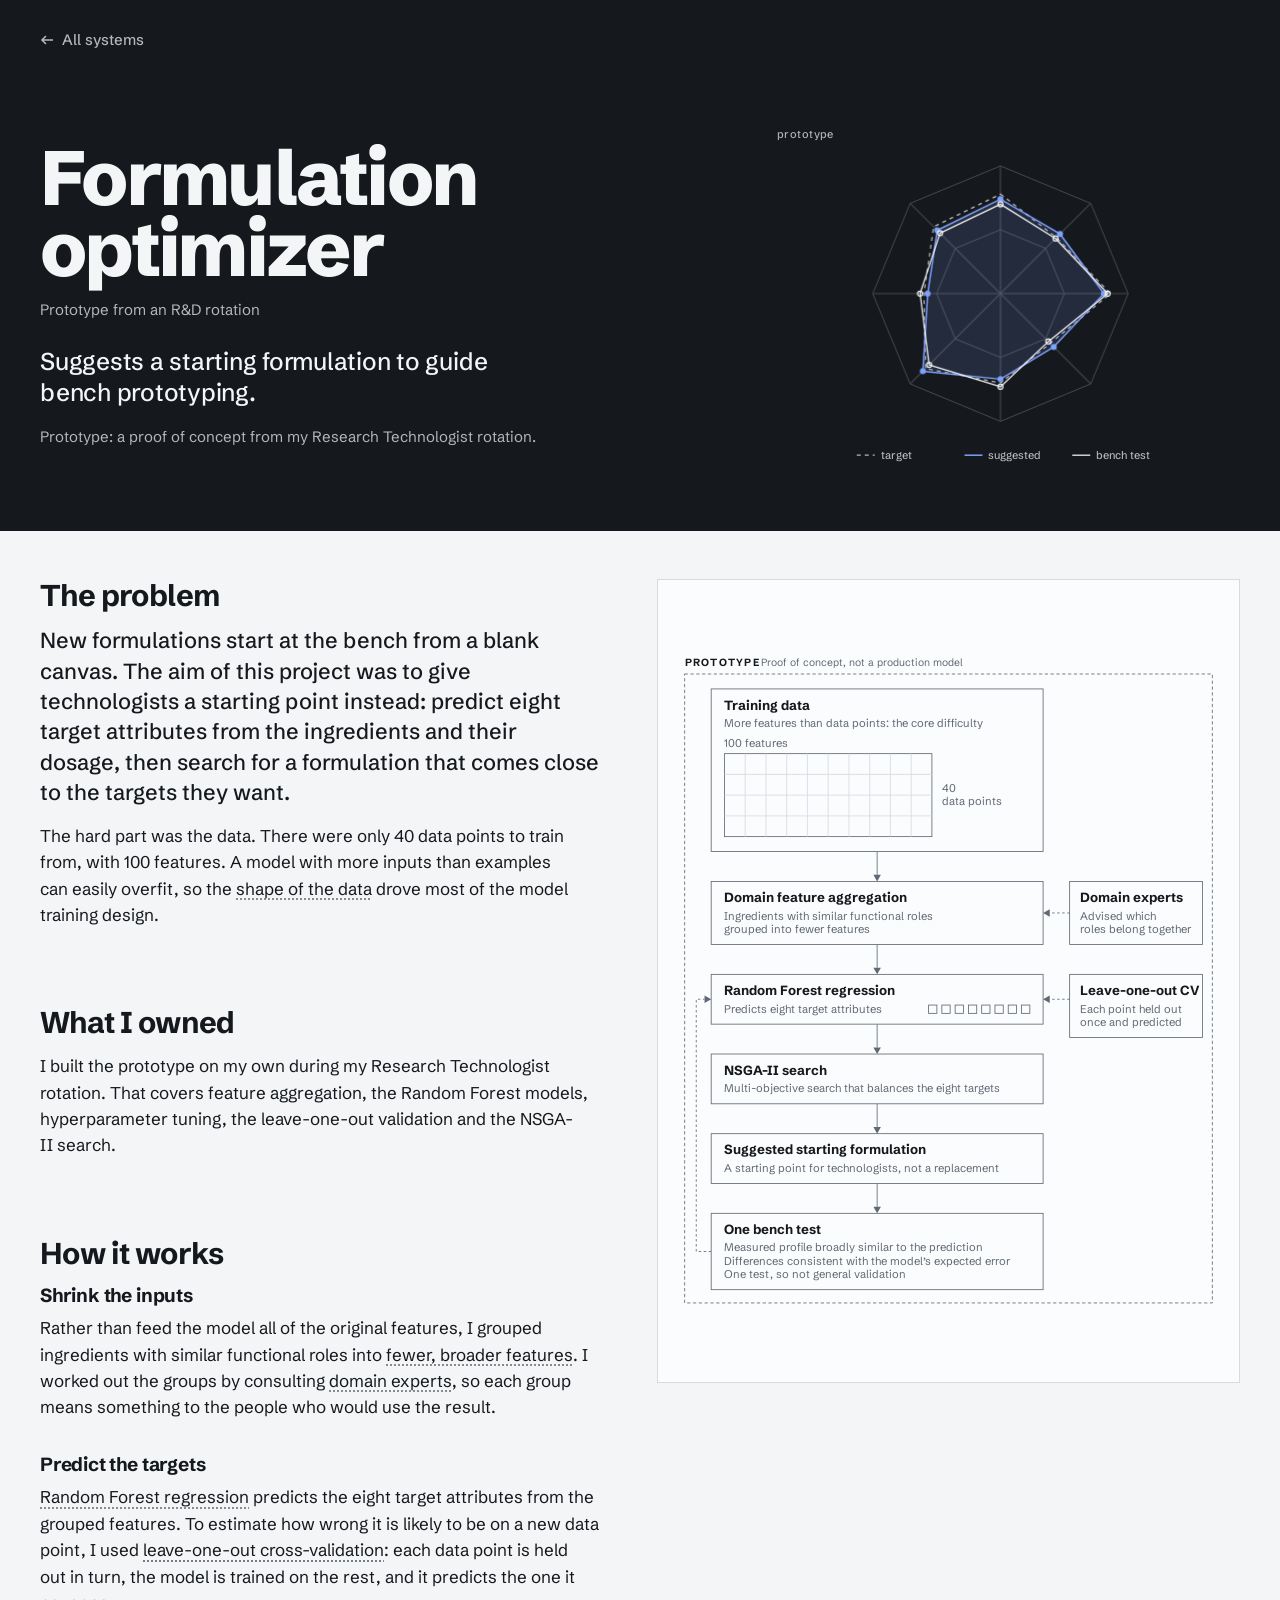
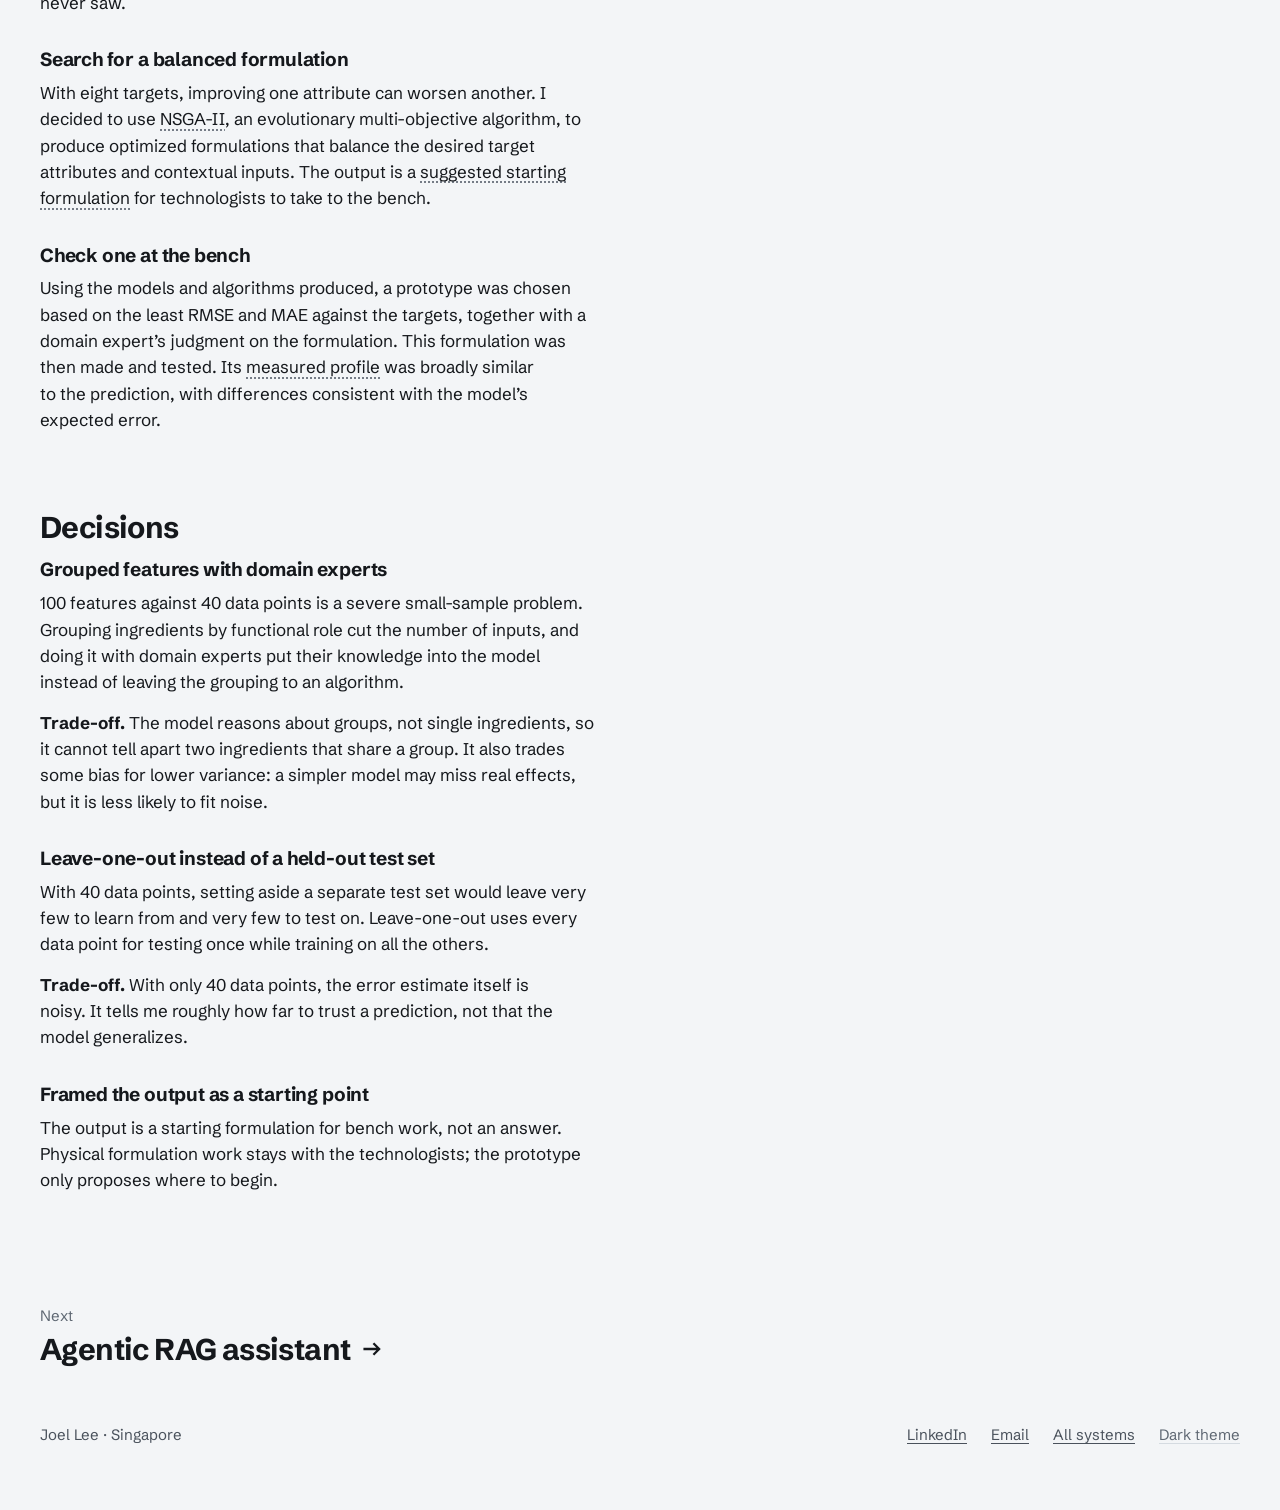
<file: work/formulation/index.html>
<!doctype html>
<html lang="en">
<head>
<meta charset="utf-8">
<meta name="viewport" content="width=device-width, initial-scale=1">
<title>Formulation optimizer · Joel Lee</title>
<meta name="description" content="How Joel Lee built a prototype that suggests a starting formulation for eight target attributes from 40 data points.">
<link rel="preconnect" href="https://fonts.googleapis.com">
<link rel="preconnect" href="https://fonts.gstatic.com" crossorigin>
<link href="https://fonts.googleapis.com/css2?family=Schibsted+Grotesk:wght@400;500;700;800&display=swap" rel="stylesheet">
<link rel="stylesheet" href="../case-study.css">
<style>
  .fig .proto { fill: var(--ink); font-size: 12.5px; font-weight: 700; letter-spacing: 0.12em; }
  .fig .proto-note { fill: var(--ink-3); font-size: 12.5px; }
  .fig .proto-frame { fill: none; stroke: var(--ink-3); stroke-width: 1; stroke-dasharray: 4 3; }
  .fig .grid { fill: none; stroke: var(--hair); stroke-width: 1; }
  .fig .lit .grid { stroke: var(--vector); stroke-opacity: 0.35; }
</style>
<style>
  /* Hero motif, version B of the animations review (docs/prototypes/archive/animations-review). */
  .motif-formulation-b .ring { fill: none; stroke: var(--band-faint); stroke-width: 1; }
  .motif-formulation-b .spoke { stroke: var(--band-faint); stroke-width: 1; }
  .motif-formulation-b .target { fill: none; stroke: var(--band-muted); stroke-width: 1.25; stroke-dasharray: 4 4; }
  .motif-formulation-b .sug { fill: var(--band-accent); fill-opacity: 0.14; stroke: var(--band-accent); stroke-width: 1.5; stroke-linejoin: round;
    transform-box: view-box; transform-origin: 240px 178px; animation: formb-grow 720ms var(--ease-out) 760ms both; }
  .motif-formulation-b .sdot { fill: var(--band-accent); }
  .motif-formulation-b .meas { animation: formb-land 320ms ease-out 1700ms both; }
  .motif-formulation-b .meas polygon { fill: none; stroke: var(--band-fg); stroke-width: 1.25; stroke-linejoin: round; }
  .motif-formulation-b .mdot { fill: none; stroke: var(--band-fg); stroke-width: 1.25; }
  .motif-formulation-b .lab { fill: var(--band-muted); font-size: 11px; font-weight: 500; }
  .motif-formulation-b .proto { fill: var(--band-muted); font-size: 11px; font-weight: 500; letter-spacing: 0.04em; }
  .motif-formulation-b .key-tgt { stroke: var(--band-muted); stroke-width: 1.25; stroke-dasharray: 4 4; }
  .motif-formulation-b .key-sug { stroke: var(--band-accent); stroke-width: 1.5; }
  .motif-formulation-b .key-mes { stroke: var(--band-fg); stroke-width: 1.25; }
  @keyframes formb-grow { from { opacity: 0; transform: scale(0.15); } }
  @keyframes formb-land { from { opacity: 0; } }
</style>
</head>
<body>
<div class="band"><div class="page">
  <nav class="top" aria-label="Site">
    <a class="back" href="../../"><svg width="14" height="14" viewBox="0 0 14 14" aria-hidden="true"><path d="M13 7H2M6 3L2 7l4 4" fill="none" stroke="currentColor" stroke-width="1.6"/></svg>All systems</a>
  </nav>
  <div class="hero">
    <header class="intro">
      <h1>Formulation optimizer</h1>
      <p class="used">Prototype from an R&amp;D rotation</p>
      <p class="lede">Suggests a starting formulation to guide bench prototyping.</p>
      <p class="meta">Prototype: a proof of concept from my Research Technologist rotation.</p>
    </header>
    <div class="motif motif-formulation-b" aria-hidden="true"><svg viewBox="0 0 480 360" xmlns="http://www.w3.org/2000/svg">
  <text class="proto m-fade" x="16" y="22" style="--d:0">prototype</text>
  <polygon class="ring m-fade" points="240.0,114.0 285.3,132.7 304.0,178.0 285.3,223.3 240.0,242.0 194.7,223.3 176.0,178.0 194.7,132.7" style="--d:0"/><polygon class="ring m-fade" points="240.0,50.0 330.5,87.5 368.0,178.0 330.5,268.5 240.0,306.0 149.5,268.5 112.0,178.0 149.5,87.5" style="--d:0"/><g transform="translate(240 178) rotate(-90)"><line class="spoke m-draw" x1="0" y1="0" x2="128" y2="0" style="--d:60"/></g><g transform="translate(240 178) rotate(-45)"><line class="spoke m-draw" x1="0" y1="0" x2="128" y2="0" style="--d:90"/></g><g transform="translate(240 178) rotate(0)"><line class="spoke m-draw" x1="0" y1="0" x2="128" y2="0" style="--d:120"/></g><g transform="translate(240 178) rotate(45)"><line class="spoke m-draw" x1="0" y1="0" x2="128" y2="0" style="--d:150"/></g><g transform="translate(240 178) rotate(90)"><line class="spoke m-draw" x1="0" y1="0" x2="128" y2="0" style="--d:180"/></g><g transform="translate(240 178) rotate(135)"><line class="spoke m-draw" x1="0" y1="0" x2="128" y2="0" style="--d:210"/></g><g transform="translate(240 178) rotate(180)"><line class="spoke m-draw" x1="0" y1="0" x2="128" y2="0" style="--d:240"/></g><g transform="translate(240 178) rotate(225)"><line class="spoke m-draw" x1="0" y1="0" x2="128" y2="0" style="--d:270"/></g>
  <polygon class="target m-fade" points="240.0,78.2 296.1,121.9 350.1,178.0 289.8,227.8 240.0,267.6 164.9,253.1 163.2,178.0 173.0,111.0" style="--d:520"/>
  <polygon class="sug" points="240.0,83.3 299.7,118.3 343.7,178.0 293.4,231.4 240.0,263.8 162.2,255.8 167.0,178.0 176.6,114.6"/>
  <circle class="sdot m-pop" cx="240.0" cy="83.3" r="3" style="--d:1300"/><circle class="sdot m-pop" cx="299.7" cy="118.3" r="3" style="--d:1335"/><circle class="sdot m-pop" cx="343.7" cy="178.0" r="3" style="--d:1370"/><circle class="sdot m-pop" cx="293.4" cy="231.4" r="3" style="--d:1405"/><circle class="sdot m-pop" cx="240.0" cy="263.8" r="3" style="--d:1440"/><circle class="sdot m-pop" cx="162.2" cy="255.8" r="3" style="--d:1475"/><circle class="sdot m-pop" cx="167.0" cy="178.0" r="3" style="--d:1510"/><circle class="sdot m-pop" cx="176.6" cy="114.6" r="3" style="--d:1545"/>
  <g class="meas"><polygon points="240.0,88.4 295.2,122.8 347.5,178.0 288.0,226.0 240.0,271.4 168.5,249.5 159.4,178.0 179.4,117.4"/><circle class="mdot" cx="240.0" cy="88.4" r="2.5"/><circle class="mdot" cx="295.2" cy="122.8" r="2.5"/><circle class="mdot" cx="347.5" cy="178.0" r="2.5"/><circle class="mdot" cx="288.0" cy="226.0" r="2.5"/><circle class="mdot" cx="240.0" cy="271.4" r="2.5"/><circle class="mdot" cx="168.5" cy="249.5" r="2.5"/><circle class="mdot" cx="159.4" cy="178.0" r="2.5"/><circle class="mdot" cx="179.4" cy="117.4" r="2.5"/></g>
  <g class="m-fade" style="--d:1900"><line class="key-tgt" x1="96" y1="340" x2="114" y2="340"/><text class="lab" x="120" y="344">target</text></g><g class="m-fade" style="--d:1900"><line class="key-sug" x1="204" y1="340" x2="222" y2="340"/><text class="lab" x="228" y="344">suggested</text></g><g class="m-fade" style="--d:1900"><line class="key-mes" x1="312" y1="340" x2="330" y2="340"/><text class="lab" x="336" y="344">bench test</text></g>
</svg></div>
  </div>
</div></div>

<div class="page">
  <main class="cs">
    <figure class="fig">
      <div class="frame">
        <svg viewBox="0 0 652 800" role="img" aria-labelledby="flow-title">
          <title id="flow-title">Prototype flow: 40 data points with 100 features each, more features than data points. Ingredients with similar functional roles are grouped into fewer features, with advice from domain experts. Random Forest regression predicts eight target attributes and is checked with leave-one-out cross-validation. NSGA-II searches for a formulation that balances the targets and suggests a starting formulation. One bench test found the measured profile broadly similar to the prediction, with differences consistent with the model's expected error.</title>

          <text class="proto" x="8" y="20">PROTOTYPE</text>
          <text class="proto-note" x="100" y="20">Proof of concept, not a production model</text>
          <rect class="proto-frame" x="8" y="30" width="636" height="758"/>

          <g class="edge" data-link="data agg"><path d="M240 244V272"/><path class="head" d="M235.5 272L240 280L244.5 272Z"/></g>
          <g class="edge aside" data-link="tech agg"><path d="M472 318H448"/><path class="head" d="M448 313.5L440 318L448 322.5Z"/></g>
          <g class="edge" data-link="agg rf"><path d="M240 356V384"/><path class="head" d="M235.5 384L240 392L244.5 384Z"/></g>
          <g class="edge aside" data-link="loocv rf"><path d="M472 422H448"/><path class="head" d="M448 417.5L440 422L448 426.5Z"/></g>
          <g class="edge" data-link="rf nsga"><path d="M240 452V480"/><path class="head" d="M235.5 480L240 488L244.5 480Z"/></g>
          <g class="edge" data-link="nsga suggestion"><path d="M240 548V576"/><path class="head" d="M235.5 576L240 584L244.5 576Z"/></g>
          <g class="edge" data-link="suggestion bench"><path d="M240 644V672"/><path class="head" d="M235.5 672L240 680L244.5 672Z"/></g>
          <g class="edge aside" data-link="bench rf"><path d="M40 726H22V422H32"/><path class="head" d="M32 417.5L40 422L32 426.5Z"/></g>

          <g class="node" data-node="data">
            <rect x="40" y="48" width="400" height="196"/>
            <text class="t" x="56" y="73">Training data</text>
            <text class="s" x="56" y="94">More features than data points: the core difficulty</text>
            <text class="s" x="56" y="118">100 features</text>
            <rect x="56" y="126" width="250" height="100"/>
            <path class="grid" d="M81 126V226M106 126V226M131 126V226M156 126V226M181 126V226M206 126V226M231 126V226M256 126V226M281 126V226M56 151H306M56 176H306M56 201H306"/>
            <text class="s" x="318" y="172">40</text>
            <text class="s" x="318" y="188">data points</text>
          </g>
          <g class="node" data-node="agg"><rect x="40" y="280" width="400" height="76"/><text class="t" x="56" y="305">Domain feature aggregation</text><text class="s" x="56" y="326">Ingredients with similar functional roles</text><text class="s" x="56" y="342">grouped into fewer features</text></g>
          <g class="node" data-node="tech"><rect x="472" y="280" width="160" height="76"/><text class="t" x="484" y="305">Domain experts</text><text class="s" x="484" y="326">Advised which</text><text class="s" x="484" y="342">roles belong together</text></g>
          <g class="node" data-node="rf">
            <rect x="40" y="392" width="400" height="60"/>
            <text class="t" x="56" y="417">Random Forest regression</text>
            <text class="s" x="56" y="438">Predicts eight target attributes</text>
            <rect x="302" y="429" width="10" height="10"/><rect x="318" y="429" width="10" height="10"/><rect x="334" y="429" width="10" height="10"/><rect x="350" y="429" width="10" height="10"/><rect x="366" y="429" width="10" height="10"/><rect x="382" y="429" width="10" height="10"/><rect x="398" y="429" width="10" height="10"/><rect x="414" y="429" width="10" height="10"/>
          </g>
          <g class="node" data-node="loocv"><rect x="472" y="392" width="160" height="76"/><text class="t" x="484" y="417">Leave-one-out CV</text><text class="s" x="484" y="438">Each point held out</text><text class="s" x="484" y="454">once and predicted</text></g>
          <g class="node" data-node="nsga"><rect x="40" y="488" width="400" height="60"/><text class="t" x="56" y="513">NSGA-II search</text><text class="s" x="56" y="534">Multi-objective search that balances the eight targets</text></g>
          <g class="node" data-node="suggestion"><rect x="40" y="584" width="400" height="60"/><text class="t" x="56" y="609">Suggested starting formulation</text><text class="s" x="56" y="630">A starting point for technologists, not a replacement</text></g>
          <g class="node" data-node="bench"><rect x="40" y="680" width="400" height="92"/><text class="t" x="56" y="705">One bench test</text><text class="s" x="56" y="726">Measured profile broadly similar to the prediction</text><text class="s" x="56" y="742">Differences consistent with the model’s expected error</text><text class="s" x="56" y="758">One test, so not general validation</text></g>
        </svg>
      </div>
      <figcaption></figcaption>
    </figure>

    <div class="text">
      <section data-nodes="data suggestion" aria-labelledby="problem">
        <h2 id="problem">The problem</h2>
        <p>New formulations start at the bench from a blank canvas. The aim of this project was to give technologists a starting point instead: predict eight target attributes from the ingredients and their dosage, then search for a formulation that comes close to the targets they want.</p>
        <p>The hard part was the data. There were only 40 data points to train from, with 100 features. A model with more inputs than examples can easily overfit, so the <span class="term" data-node="data">shape of the data</span> drove most of the model training design.</p>
      </section>

      <section data-nodes="" aria-labelledby="owned">
        <h2 id="owned">What I owned</h2>
        <p>I built the prototype on my own during my Research Technologist rotation. That covers feature aggregation, the Random Forest models, hyperparameter tuning, the leave-one-out validation and the NSGA-II search.</p>
      </section>

      <section data-nodes="" aria-labelledby="how">
        <h2 id="how">How it works</h2>
        <div class="step" data-nodes="data agg tech">
          <h3>Shrink the inputs</h3>
          <p>Rather than feed the model all of the original features, I grouped ingredients with similar functional roles into <span class="term" data-node="agg">fewer, broader features</span>. I worked out the groups by consulting <span class="term" data-node="tech">domain experts</span>, so each group means something to the people who would use the result.</p>
        </div>
        <div class="step" data-nodes="rf loocv">
          <h3>Predict the targets</h3>
          <p><span class="term" data-node="rf">Random Forest regression</span> predicts the eight target attributes from the grouped features. To estimate how wrong it is likely to be on a new data point, I used <span class="term" data-node="loocv">leave-one-out cross-validation</span>: each data point is held out in turn, the model is trained on the rest, and it predicts the one it never saw.</p>
        </div>
        <div class="step" data-nodes="rf nsga suggestion">
          <h3>Search for a balanced formulation</h3>
          <p>With eight targets, improving one attribute can worsen another. I decided to use <span class="term" data-node="nsga">NSGA-II</span>, an evolutionary multi-objective algorithm, to produce optimized formulations that balance the desired target attributes and contextual inputs. The output is a <span class="term" data-node="suggestion">suggested starting formulation</span> for technologists to take to the bench.</p>
        </div>
        <div class="step" data-nodes="suggestion bench rf">
          <h3>Check one at the bench</h3>
          <p>Using the models and algorithms produced, a prototype was chosen based on the least RMSE and MAE against the targets, together with a domain expert’s judgment on the formulation. This formulation was then made and tested. Its <span class="term" data-node="bench">measured profile</span> was broadly similar to the prediction, with differences consistent with the model’s expected error.</p>
        </div>
      </section>

      <section data-nodes="" aria-labelledby="decisions">
        <h2 id="decisions">Decisions</h2>
        <div class="step" data-nodes="data agg tech">
          <h3>Grouped features with domain experts</h3>
          <p>100 features against 40 data points is a severe small-sample problem. Grouping ingredients by functional role cut the number of inputs, and doing it with domain experts put their knowledge into the model instead of leaving the grouping to an algorithm.</p>
          <p class="run"><b>Trade-off.</b> The model reasons about groups, not single ingredients, so it cannot tell apart two ingredients that share a group. It also trades some bias for lower variance: a simpler model may miss real effects, but it is less likely to fit noise.</p>
        </div>
        <div class="step" data-nodes="rf loocv">
          <h3>Leave-one-out instead of a held-out test set</h3>
          <p>With 40 data points, setting aside a separate test set would leave very few to learn from and very few to test on. Leave-one-out uses every data point for testing once while training on all the others.</p>
          <p class="run"><b>Trade-off.</b> With only 40 data points, the error estimate itself is noisy. It tells me roughly how far to trust a prediction, not that the model generalizes.</p>
        </div>
        <div class="step" data-nodes="nsga suggestion bench">
          <h3>Framed the output as a starting point</h3>
          <p>The output is a starting formulation for bench work, not an answer. Physical formulation work stays with the technologists; the prototype only proposes where to begin.</p>
        </div>
      </section>
    </div>
  </main>

  <nav class="next" aria-label="Next case study">
    <span>Next</span>
    <a href="../rag/">Agentic RAG assistant <svg width="20" height="20" viewBox="0 0 14 14" aria-hidden="true"><path d="M1 7h11M8 3l4 4-4 4" fill="none" stroke="currentColor" stroke-width="1.6"/></svg></a>
  </nav>

  <footer>
    <span>Joel Lee · Singapore</span>
    <nav aria-label="Footer">
      <a href="https://www.linkedin.com/in/joellee3433b221a" rel="noopener">LinkedIn</a>
      <a href="mailto:cryptic912@gmail.com">Email</a>
      <a href="../../">All systems</a>
      <button class="theme" type="button" id="theme"></button>
    </nav>
  </footer>
</div>
<script src="../case-study.js"></script>
</body>
</html>
</file>
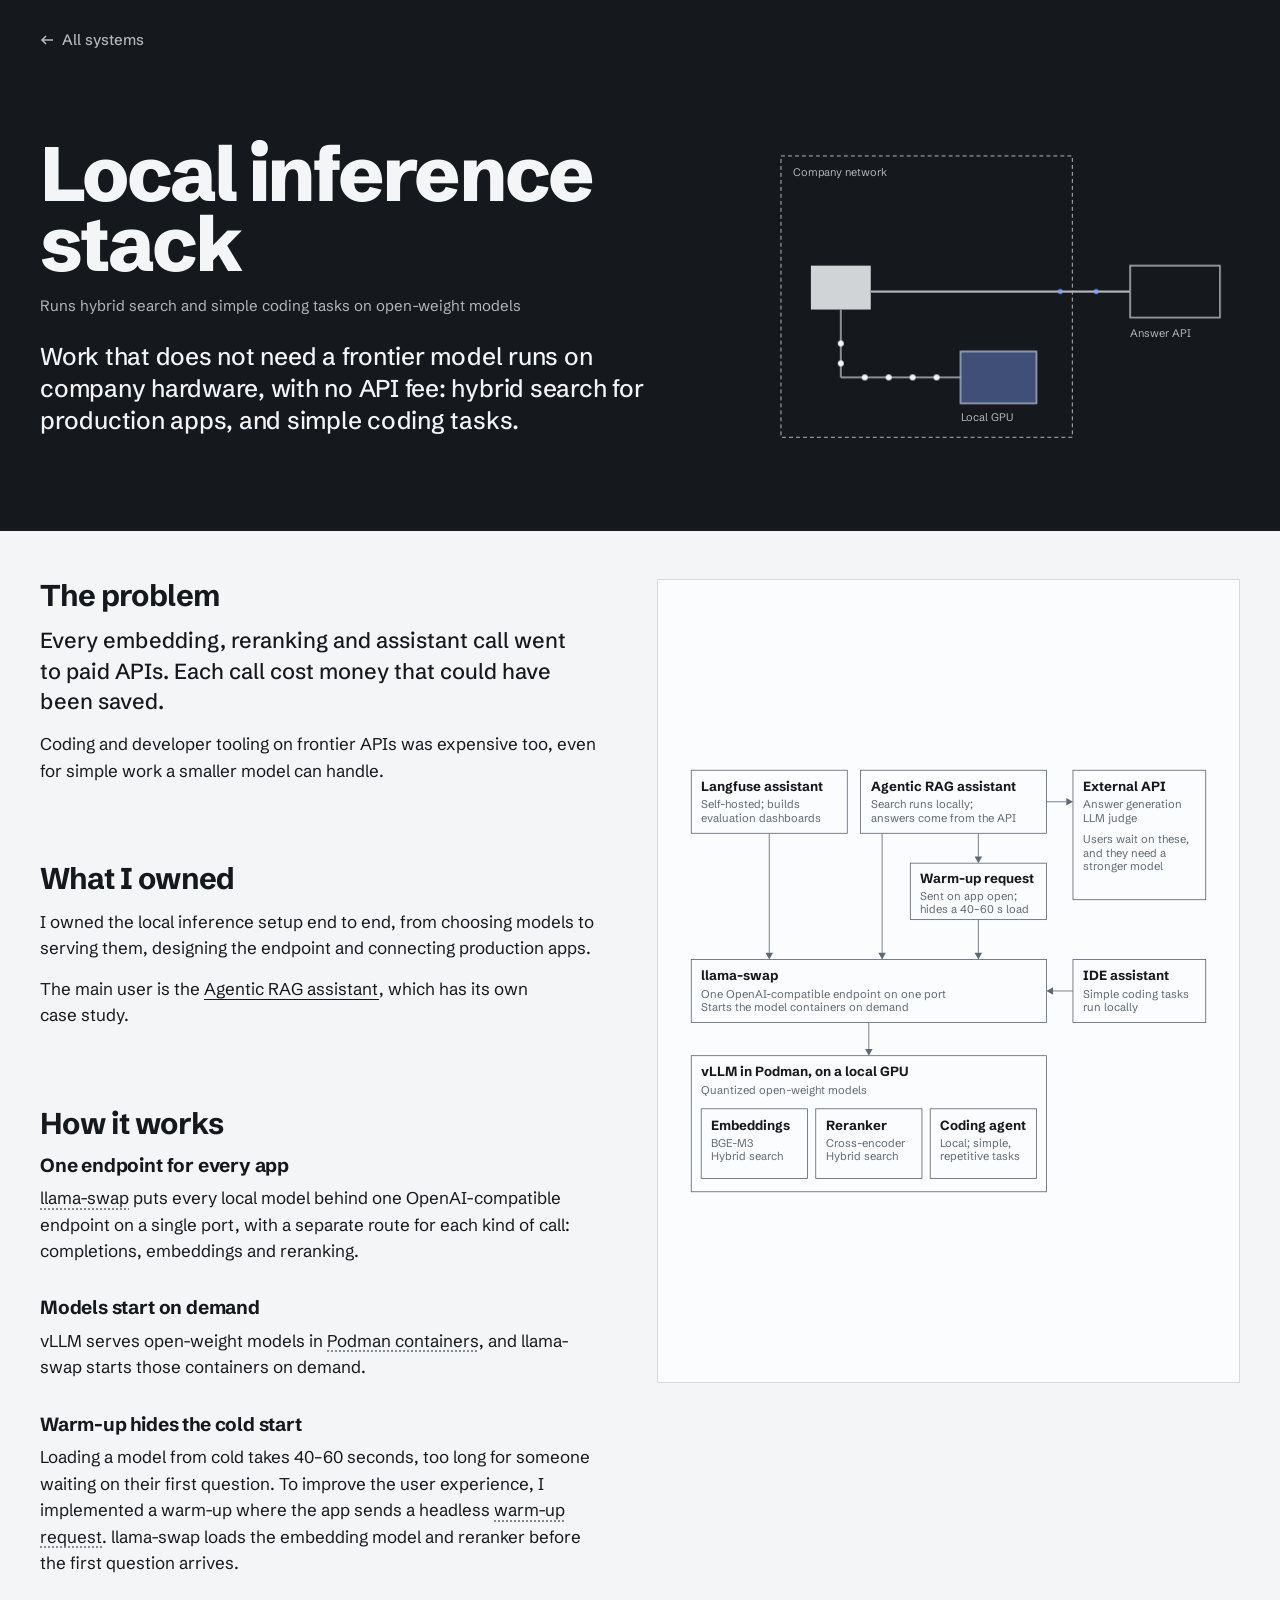
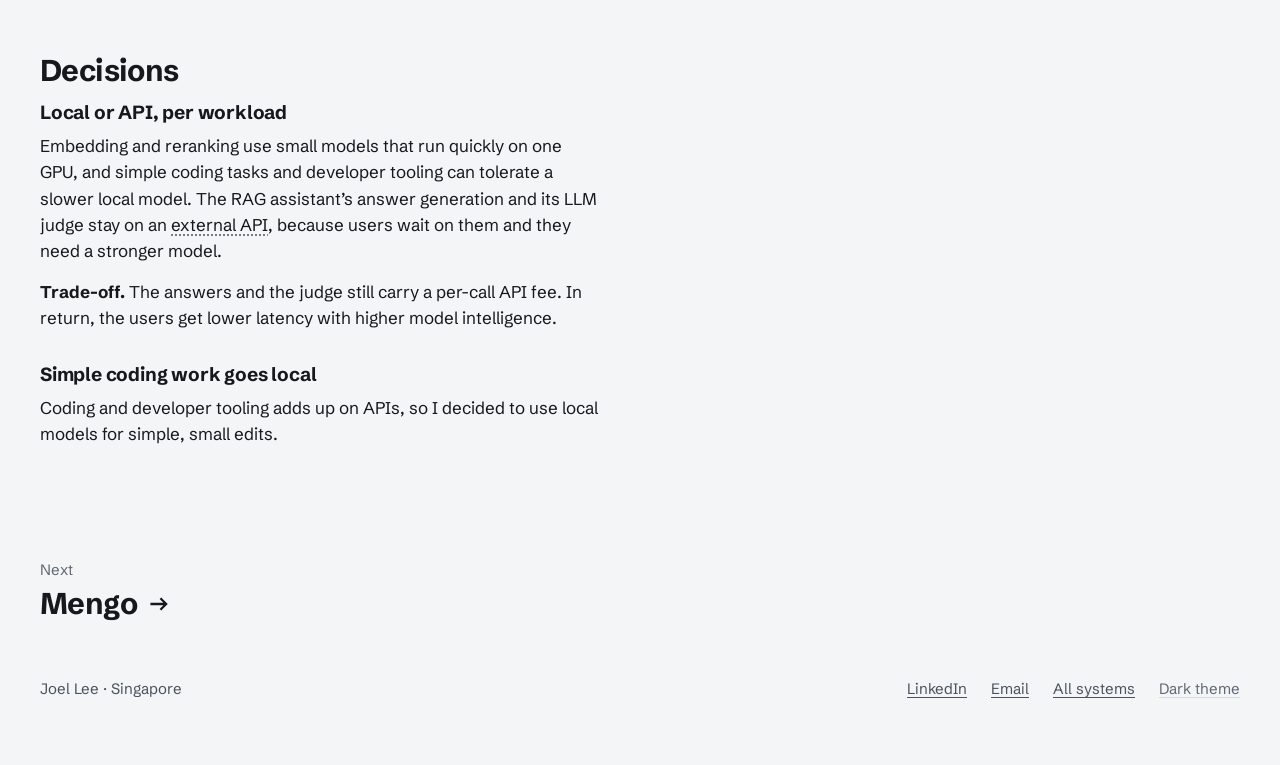
<file: work/gpu/index.html>
<!doctype html>
<html lang="en">
<head>
<meta charset="utf-8">
<meta name="viewport" content="width=device-width, initial-scale=1">
<title>Local inference stack · Joel Lee</title>
<meta name="description" content="How Joel Lee set up an on-premises GPU inference stack that moves search models and simple coding tasks off paid APIs, behind one endpoint.">
<link rel="preconnect" href="https://fonts.googleapis.com">
<link rel="preconnect" href="https://fonts.gstatic.com" crossorigin>
<link href="https://fonts.googleapis.com/css2?family=Schibsted+Grotesk:wght@400;500;700;800&display=swap" rel="stylesheet">
<link rel="stylesheet" href="../case-study.css">
<style>
  /* Hero motif, version B of the animations review (docs/prototypes/archive/animations-review). */
  .motif-gpu-b text { fill: var(--band-muted); font-size: 11px; font-family: "Schibsted Grotesk", system-ui, sans-serif; }
  .motif-gpu-b .boundary { fill: none; stroke: var(--band-muted); stroke-width: 1; stroke-dasharray: 4 3; }
  .motif-gpu-b .block { fill: none; stroke: var(--band-muted); stroke-width: 1.5; }
  .motif-gpu-b .app { fill: var(--band-fg); fill-opacity: 0.85; }
  .motif-gpu-b .warm { fill: var(--band-accent); fill-opacity: 0.4; animation: gpub-warm 420ms ease-out 1400ms both; }
  .motif-gpu-b .heavy { fill: var(--band-faint); transform-origin: center; animation: gpub-thin 520ms var(--ease-in-out) 1050ms both; }
  .motif-gpu-b .thin { fill: var(--band-muted); }
  .motif-gpu-b .lane { stroke: var(--band-muted); stroke-width: 1.5; }
  .motif-gpu-b .out { fill: var(--band-fg); opacity: 0; animation: gpub-out 720ms linear calc(var(--d) * 1ms) both; }
  .motif-gpu-b .in { fill: var(--band-fg); animation: gpub-in 520ms var(--ease-in-out) calc(var(--d) * 1ms) both; }
  .motif-gpu-b .trickle { fill: var(--band-accent); }
  @keyframes gpub-out {
    0% { opacity: 0; transform: translateX(0); }
    12% { opacity: 1; }
    88% { opacity: 1; transform: translateX(246px); }
    100% { opacity: 0; transform: translateX(246px); }
  }
  @keyframes gpub-in {
    0% { opacity: 0; transform: translate(var(--dx), var(--dy)); }
    30% { opacity: 1; }
  }
  @keyframes gpub-thin { from { transform: scaleY(6); } }
  @keyframes gpub-warm { from { opacity: 0; } }
</style>
</head>
<body>
<div class="band"><div class="page">
  <nav class="top" aria-label="Site">
    <a class="back" href="../../"><svg width="14" height="14" viewBox="0 0 14 14" aria-hidden="true"><path d="M13 7H2M6 3L2 7l4 4" fill="none" stroke="currentColor" stroke-width="1.6"/></svg>All systems</a>
  </nav>
  <div class="hero">
    <header class="intro">
      <h1>Local inference stack</h1>
      <p class="used">Runs hybrid search and simple coding tasks on open-weight models</p>
      <p class="lede">Work that does not need a frontier model runs on company hardware, with no API fee: hybrid search for production apps, and simple coding tasks.</p>
    </header>
    <div class="motif motif-gpu-b" aria-hidden="true"><svg viewBox="0 0 480 360" xmlns="http://www.w3.org/2000/svg">
      <rect class="boundary m-fade" x="20" y="40" width="292" height="282" style="--d:0"/>
      <text class="m-fade" x="32" y="60" style="--d:60">Company network</text>
      <rect class="app m-fade" x="50" y="150" width="60" height="44" style="--d:40"/>
      <rect class="block m-fade" x="370" y="150" width="90" height="52" style="--d:80"/>
      <text class="m-fade" x="370" y="222" style="--d:120">Answer API</text>
      <rect class="heavy" x="110" y="175" width="260" height="2"/>
      <rect class="thin m-fade" x="110" y="175" width="260" height="2" style="--d:1500"/>
      <circle class="out" cx="114" cy="169" r="3" style="--d:80"/><circle class="out" cx="114" cy="176" r="3" style="--d:150"/><circle class="out" cx="114" cy="183" r="3" style="--d:220"/><circle class="out" cx="114" cy="169" r="3" style="--d:290"/><circle class="out" cx="114" cy="176" r="3" style="--d:360"/><circle class="out" cx="114" cy="183" r="3" style="--d:430"/><circle class="out" cx="114" cy="169" r="3" style="--d:500"/><circle class="out" cx="114" cy="176" r="3" style="--d:570"/><circle class="out" cx="114" cy="183" r="3" style="--d:640"/>
      <line class="lane m-draw-y" x1="80" y1="194" x2="80" y2="262" style="--d:1000"/>
      <line class="lane m-draw" x1="80" y1="262" x2="200" y2="262" style="--d:1150"/>
      <rect class="block m-fade" x="200" y="236" width="76" height="52" style="--d:900"/>
      <rect class="warm" x="200" y="236" width="76" height="52"/>
      <text class="m-fade" x="200" y="306" style="--d:960">Local GPU</text>
      <circle class="in" cx="80" cy="228" r="3" style="--dx:0px; --dy:-38px; --d:1200"/><circle class="in" cx="80" cy="248" r="3" style="--dx:0px; --dy:-58px; --d:1280"/><circle class="in" cx="104" cy="262" r="3" style="--dx:-24px; --dy:-72px; --d:1360"/><circle class="in" cx="128" cy="262" r="3" style="--dx:-48px; --dy:-72px; --d:1440"/><circle class="in" cx="152" cy="262" r="3" style="--dx:-72px; --dy:-72px; --d:1520"/><circle class="in" cx="176" cy="262" r="3" style="--dx:-96px; --dy:-72px; --d:1600"/>
      <circle class="trickle m-pop" cx="300" cy="176" r="2.5" style="--d:1800"/>
      <circle class="trickle m-pop" cx="336" cy="176" r="2.5" style="--d:1880"/>
    </svg></div>
  </div>
</div></div>

<div class="page">
  <main class="cs">
    <figure class="fig">
      <div class="frame">
        <svg viewBox="0 0 652 540" role="img" aria-labelledby="arch-title">
          <title id="arch-title">Architecture: the Agentic RAG assistant, a self-hosted Langfuse assistant and an IDE coding assistant call one OpenAI-compatible endpoint, run by llama-swap, which starts vLLM containers in Podman on a local GPU on demand. The containers serve an embedding model, a reranker and a local coding agent. The RAG assistant sends a warm-up request when it opens, to hide a 40–60 second cold start. Answer generation and the LLM judge stay on an external API.</title>

          <g class="edge" data-link="ragapp api"><path d="M444 54H468"/><path class="head" d="M468 49.5L476 54L468 58.5Z"/></g>
          <g class="edge" data-link="langfuseapp llamaswap"><path d="M110 92V236"/><path class="head" d="M105.5 236L110 244L114.5 236Z"/></g>
          <g class="edge" data-link="ragapp llamaswap"><path d="M246 92V236"/><path class="head" d="M241.5 236L246 244L250.5 236Z"/></g>
          <g class="edge" data-link="ragapp warmup"><path d="M362 92V120"/><path class="head" d="M357.5 120L362 128L366.5 120Z"/></g>
          <g class="edge" data-link="warmup llamaswap"><path d="M362 196V236"/><path class="head" d="M357.5 236L362 244L366.5 236Z"/></g>
          <g class="edge" data-link="codeassist llamaswap"><path d="M476 282H452"/><path class="head" d="M452 277.5L444 282L452 286.5Z"/></g>
          <g class="edge" data-link="llamaswap podman"><path d="M230 320V352"/><path class="head" d="M225.5 352L230 360L234.5 352Z"/></g>

          <g class="node" data-node="langfuseapp"><rect x="16" y="16" width="188" height="76"/><text class="t" x="28" y="41">Langfuse assistant</text><text class="s" x="28" y="62">Self-hosted; builds</text><text class="s" x="28" y="78">evaluation dashboards</text></g>
          <g class="node" data-node="ragapp"><rect x="220" y="16" width="224" height="76"/><text class="t" x="232" y="41">Agentic RAG assistant</text><text class="s" x="232" y="62">Search runs locally;</text><text class="s" x="232" y="78">answers come from the API</text></g>
          <g class="node" data-node="api"><rect x="476" y="16" width="160" height="156"/><text class="t" x="488" y="41">External API</text><text class="s" x="488" y="62">Answer generation</text><text class="s" x="488" y="78">LLM judge</text><text class="s" x="488" y="104">Users wait on these,</text><text class="s" x="488" y="120">and they need a</text><text class="s" x="488" y="136">stronger model</text></g>
          <g class="node" data-node="warmup"><rect x="280" y="128" width="164" height="68"/><text class="t" x="292" y="152">Warm-up request</text><text class="s" x="292" y="172">Sent on app open;</text><text class="s" x="292" y="188">hides a 40–60 s load</text></g>
          <g class="node" data-node="llamaswap"><rect x="16" y="244" width="428" height="76"/><text class="t" x="28" y="269">llama-swap</text><text class="s" x="28" y="290">One OpenAI-compatible endpoint on one port</text><text class="s" x="28" y="306">Starts the model containers on demand</text></g>
          <g class="node" data-node="codeassist"><rect x="476" y="244" width="160" height="76"/><text class="t" x="488" y="269">IDE assistant</text><text class="s" x="488" y="290">Simple coding tasks</text><text class="s" x="488" y="306">run locally</text></g>
          <g class="node" data-node="podman"><rect x="16" y="360" width="428" height="164"/><text class="t" x="28" y="385">vLLM in Podman, on a local GPU</text><text class="s" x="28" y="406">Quantized open-weight models</text></g>
          <g class="node" data-node="embed"><rect x="28" y="424" width="128" height="84"/><text class="t" x="40" y="449">Embeddings</text><text class="s" x="40" y="470">BGE-M3</text><text class="s" x="40" y="486">Hybrid search</text></g>
          <g class="node" data-node="rerank"><rect x="166" y="424" width="128" height="84"/><text class="t" x="178" y="449">Reranker</text><text class="s" x="178" y="470">Cross-encoder</text><text class="s" x="178" y="486">Hybrid search</text></g>
          <g class="node" data-node="coder"><rect x="304" y="424" width="128" height="84"/><text class="t" x="316" y="449">Coding agent</text><text class="s" x="316" y="470">Local; simple,</text><text class="s" x="316" y="486">repetitive tasks</text></g>
        </svg>
      </div>
    </figure>

    <div class="text">
      <section data-nodes="api ragapp langfuseapp" aria-labelledby="problem">
        <h2 id="problem">The problem</h2>
        <p>Every embedding, reranking and assistant call went to paid APIs. Each call cost money that could have been saved.</p>
        <p>Coding and developer tooling on frontier APIs was expensive too, even for simple work a smaller model can handle.</p>
      </section>

      <section data-nodes="" aria-labelledby="owned">
        <h2 id="owned">What I owned</h2>
        <p>I owned the local inference setup end to end, from choosing models to serving them, designing the endpoint and connecting production apps.</p>
        <p>The main user is the <a href="../rag/">Agentic RAG assistant</a>, which has its own case study.</p>
      </section>

      <section data-nodes="" aria-labelledby="how">
        <h2 id="how">How it works</h2>
        <div class="step" data-nodes="ragapp langfuseapp llamaswap codeassist">
          <h3>One endpoint for every app</h3>
          <p><span class="term" data-node="llamaswap">llama-swap</span> puts every local model behind one OpenAI-compatible endpoint on a single port, with a separate route for each kind of call: completions, embeddings and reranking.</p>
        </div>
        <div class="step" data-nodes="llamaswap podman embed rerank coder">
          <h3>Models start on demand</h3>
          <p>vLLM serves open-weight models in <span class="term" data-node="podman">Podman containers</span>, and llama-swap starts those containers on demand.</p>
        </div>
        <div class="step" data-nodes="ragapp warmup llamaswap embed rerank">
          <h3>Warm-up hides the cold start</h3>
          <p>Loading a model from cold takes 40–60 seconds, too long for someone waiting on their first question. To improve the user experience, I implemented a warm-up where the app sends a headless <span class="term" data-node="warmup">warm-up request</span>. llama-swap loads the embedding model and reranker before the first question arrives.</p>
        </div>
      </section>

      <section data-nodes="" aria-labelledby="decisions">
        <h2 id="decisions">Decisions</h2>
        <div class="step" data-nodes="api ragapp embed rerank codeassist coder">
          <h3>Local or API, per workload</h3>
          <p>Embedding and reranking use small models that run quickly on one GPU, and simple coding tasks and developer tooling can tolerate a slower local model. The RAG assistant’s answer generation and its LLM judge stay on an <span class="term" data-node="api">external API</span>, because users wait on them and they need a stronger model.</p>
          <p class="run"><b>Trade-off.</b> The answers and the judge still carry a per-call API fee. In return, the users get lower latency with higher model intelligence.</p>
        </div>
        <div class="step" data-nodes="codeassist langfuseapp coder">
          <h3>Simple coding work goes local</h3>
          <p>Coding and developer tooling adds up on APIs, so I decided to use local models for simple, small edits.</p>
        </div>
      </section>
    </div>
  </main>

  <nav class="next" aria-label="Next case study">
    <span>Next</span>
    <a href="../mengo/">Mengo <svg width="20" height="20" viewBox="0 0 14 14" aria-hidden="true"><path d="M1 7h11M8 3l4 4-4 4" fill="none" stroke="currentColor" stroke-width="1.6"/></svg></a>
  </nav>

  <footer>
    <span>Joel Lee · Singapore</span>
    <nav aria-label="Footer">
      <a href="https://www.linkedin.com/in/joellee3433b221a" rel="noopener">LinkedIn</a>
      <a href="mailto:cryptic912@gmail.com">Email</a>
      <a href="../../">All systems</a>
      <button class="theme" type="button" id="theme"></button>
    </nav>
  </footer>
</div>
<script src="../case-study.js"></script>
</body>
</html>
</file>
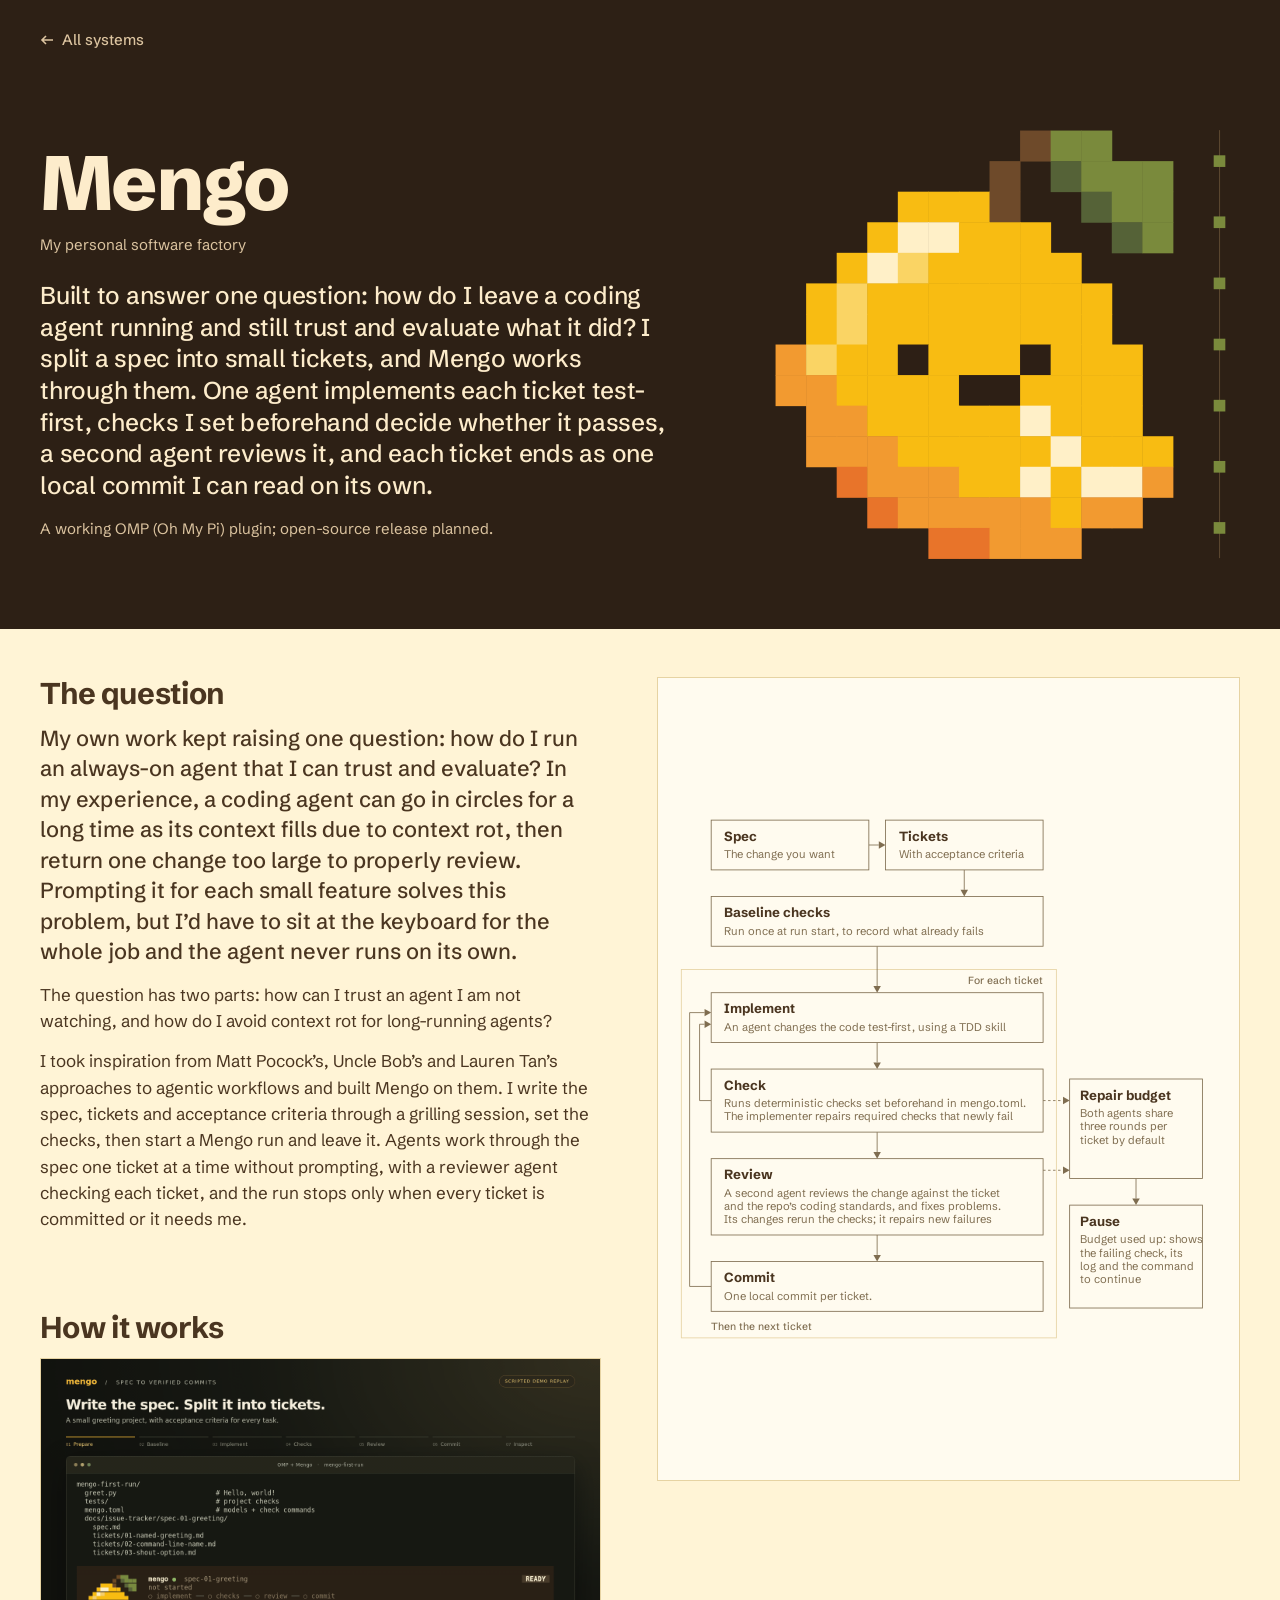
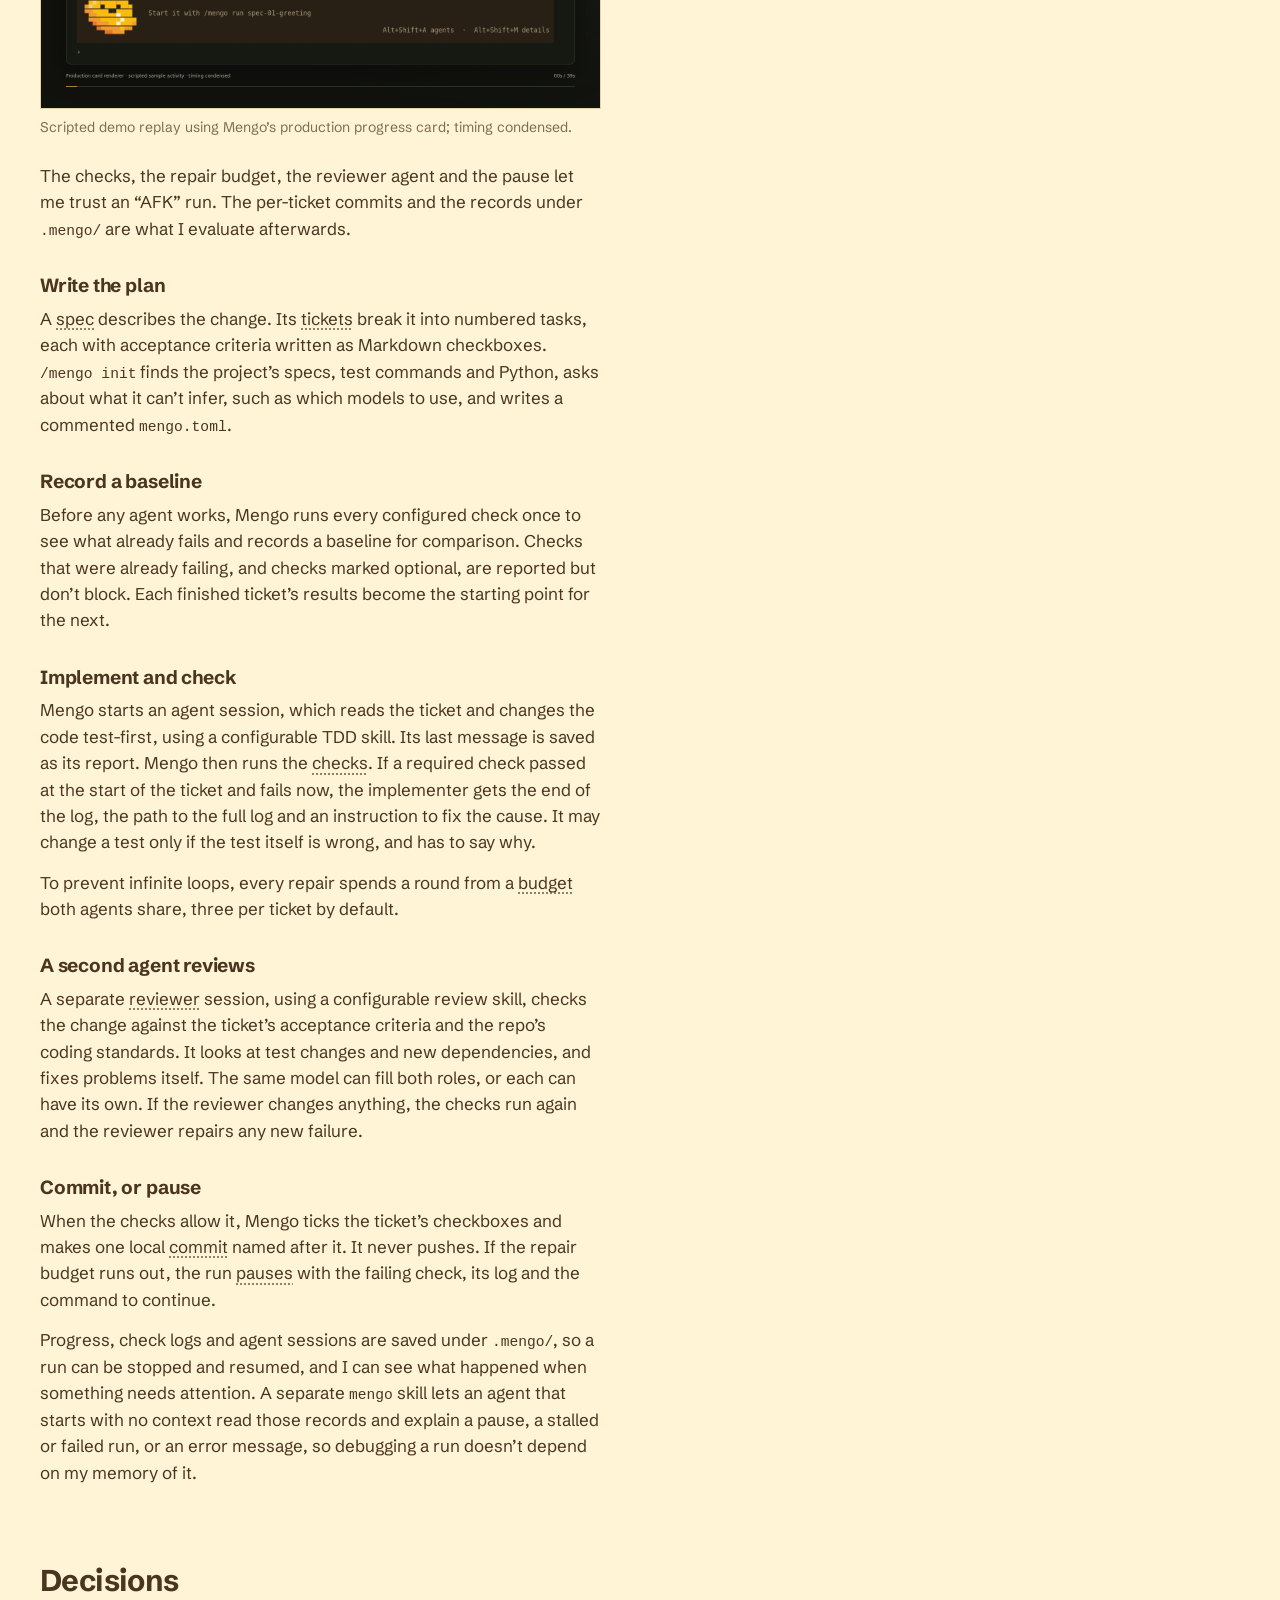
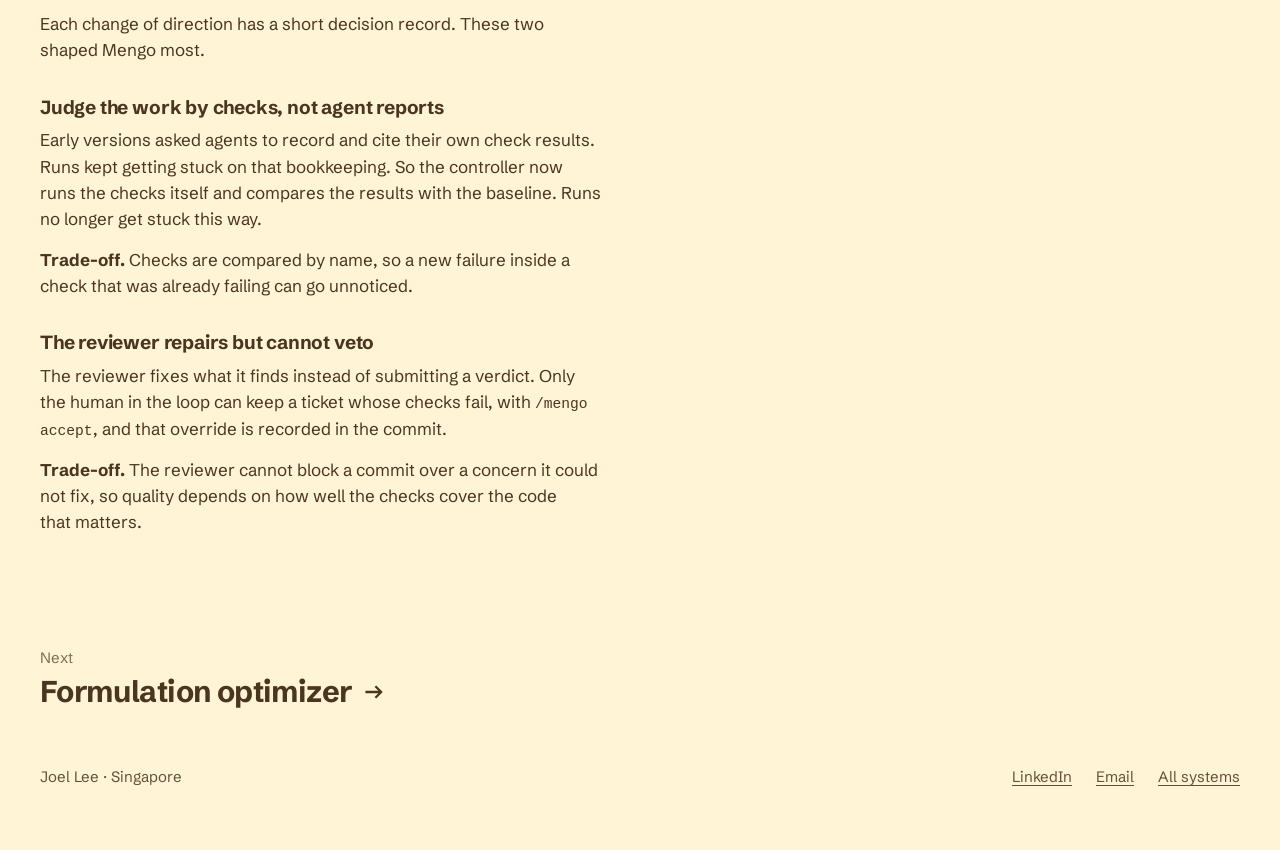
<file: work/mengo/index.html>
<!doctype html>
<html lang="en">
<head>
<meta charset="utf-8">
<meta name="viewport" content="width=device-width, initial-scale=1">
<title>Mengo · Joel Lee</title>
<meta name="description" content="How Joel Lee built Mengo to run a coding agent unattended and still trust and evaluate its work: an OMP plugin that works through a spec one ticket at a time, with checks, a second agent's review and one local commit per ticket.">
<link rel="preconnect" href="https://fonts.googleapis.com">
<link rel="preconnect" href="https://fonts.gstatic.com" crossorigin>
<link href="https://fonts.googleapis.com/css2?family=Schibsted+Grotesk:wght@400;500;700;800&display=swap" rel="stylesheet">
<link rel="stylesheet" href="../case-study.css">
<style>
  /* Mengo keeps its own fixed light scheme, the LIGHT palette of its progress card (omp/ui.ts), whatever the visitor's theme setting.
     Text accents use the card's deep amber; mango yellow only fills shapes, since it is 1.6:1 on cream. */
  :root, :root[data-theme="light"], :root[data-theme="dark"], :root:not([data-theme="light"]) {
    --ground: #fff4d6; --plot: #fffbef; --ink: #4a3520; --ink-2: #645039; --ink-3: #7f6d50;
    --hair: #e6d3a3; --vector: #a45e1f; --focus: #a45e1f; --leaf: #677543; --orange: #f29f3d;
    color-scheme: light;
  }
  @media (prefers-color-scheme: dark) {
    :root:not([data-theme="light"]) {
      --ground: #fff4d6; --plot: #fffbef; --ink: #4a3520; --ink-2: #645039; --ink-3: #7f6d50;
      --hair: #e6d3a3; --vector: #a45e1f; --focus: #a45e1f; color-scheme: light;
    }
  }
  /* The band keeps the logo's ground; its accent is mango yellow, with the logo's leaf for the motif's checks. */
  .band[data-brand="mengo"] { --band-bg: #2d2015; --band-fg: #fdeccb; --band-muted: #dcc4a0; --band-faint: #5e4932; --band-accent: #f8b807; --band-leaf: #7a8a3c; }
  code { font-family: ui-monospace, "SF Mono", Menlo, Consolas, monospace; font-size: 0.86em; }
  .demo { margin: 0 0 24px; }
  .demo img { display: block; width: 100%; height: auto; border: 1px solid var(--hair); }
  .demo figcaption { font-size: 14px; color: var(--ink-3); margin-top: 8px; }
  .fig-label { fill: var(--ink-3); font-size: 12.5px; font-weight: 500; }
  .fig-head { fill: var(--ink-2); font-size: 13px; font-weight: 700; }
  .loop-frame { fill: none; stroke: var(--hair); stroke-width: 1; }
  .mark { stroke: none; }
  .mark.accepted { fill: var(--leaf); }
  .mark.amended { fill: var(--orange); }
</style>
<style>
  /* Hero motif, version C of the animations review (docs/prototypes/archive/animations-review). */
  .motif-mengo-c svg { shape-rendering: crispEdges; }
  .motif-mengo-c .px { animation: mengoc-drop 260ms var(--ease-out) calc(var(--d) * 1ms) both; }
  /* The logo's pixels and colours, from MASCOT and MASCOT_COLOURS in the mengo repo's omp/ui.ts, with its awake face.
     Each pair of pixel rows lands from the top down, and the rail ticks beside it once it is in.
     The viewBox hugs the drawing with a 10-unit margin, so the mango fills the motif's width. */
  .motif-mengo-c .px.y { fill: #f8bc12; }
  .motif-mengo-c .px.h { fill: #fff0c8; }
  .motif-mengo-c .px.lt { fill: #fad464; }
  .motif-mengo-c .px.o { fill: #f29a30; }
  .motif-mengo-c .px.d { fill: #e8742a; }
  .motif-mengo-c .px.g { fill: #7a8a3c; }
  .motif-mengo-c .px.gd { fill: #556237; }
  .motif-mengo-c .px.s { fill: #6e4a2a; }
  .motif-mengo-c .px.k { fill: #2d1f15; }
  .motif-mengo-c .rail { stroke: var(--band-faint); stroke-width: 1; }
  .motif-mengo-c .chk { fill: var(--band-leaf); transform-origin: center; animation: mengoc-check 200ms var(--ease-out) calc(var(--d) * 1ms) both; }
  @keyframes mengoc-drop { from { opacity: 0; transform: translateY(-18px); } }
  @keyframes mengoc-check { from { opacity: 0; transform: scale(0.6); } }
  /* On a phone the cropped viewBox would make the mango nearly screen-wide, so it is capped below the text. */
  @media (max-width: 560px) { .motif-mengo-c { max-width: 260px; } }
</style>
</head>
<body>
<div class="band" data-brand="mengo"><div class="page">
  <nav class="top" aria-label="Site">
    <a class="back" href="../../"><svg width="14" height="14" viewBox="0 0 14 14" aria-hidden="true"><path d="M13 7H2M6 3L2 7l4 4" fill="none" stroke="currentColor" stroke-width="1.6"/></svg>All systems</a>
  </nav>
  <div class="hero">
    <header class="intro">
      <h1>Mengo</h1>
      <p class="used">My personal software factory</p>
      <p class="lede">Built to answer one question: how do I leave a coding agent running and still trust and evaluate what it did? I split a spec into small tickets, and Mengo works through them. One agent implements each ticket test-first, checks I set beforehand decide whether it passes, a second agent reviews it, and each ticket ends as one local commit I can read on its own.</p>
      <p class="meta">A working OMP (Oh My Pi) plugin; open-source release planned.</p>
    </header>
    <div class="motif motif-mengo-c" aria-hidden="true"><svg viewBox="59 23 329 314" xmlns="http://www.w3.org/2000/svg"><rect class="px s" x="237" y="33" width="21.5" height="21.5" style="--d:214"/><rect class="px g" x="258" y="33" width="21.5" height="21.5" style="--d:222"/><rect class="px g" x="279" y="33" width="21.5" height="21.5" style="--d:230"/><rect class="px s" x="216" y="54" width="21.5" height="21.5" style="--d:222"/><rect class="px gd" x="258" y="54" width="21.5" height="21.5" style="--d:238"/><rect class="px g" x="279" y="54" width="21.5" height="21.5" style="--d:246"/><rect class="px g" x="300" y="54" width="21.5" height="21.5" style="--d:254"/><rect class="px g" x="321" y="54" width="21.5" height="21.5" style="--d:262"/><rect class="px y" x="153" y="75" width="21.5" height="21.5" style="--d:432"/><rect class="px y" x="174" y="75" width="21.5" height="21.5" style="--d:440"/><rect class="px y" x="195" y="75" width="21.5" height="21.5" style="--d:448"/><rect class="px s" x="216" y="75" width="21.5" height="21.5" style="--d:456"/><rect class="px gd" x="279" y="75" width="21.5" height="21.5" style="--d:480"/><rect class="px g" x="300" y="75" width="21.5" height="21.5" style="--d:488"/><rect class="px g" x="321" y="75" width="21.5" height="21.5" style="--d:496"/><rect class="px y" x="132" y="96" width="21.5" height="21.5" style="--d:440"/><rect class="px h" x="153" y="96" width="21.5" height="21.5" style="--d:448"/><rect class="px h" x="174" y="96" width="21.5" height="21.5" style="--d:456"/><rect class="px y" x="195" y="96" width="21.5" height="21.5" style="--d:464"/><rect class="px y" x="216" y="96" width="21.5" height="21.5" style="--d:472"/><rect class="px y" x="237" y="96" width="21.5" height="21.5" style="--d:480"/><rect class="px gd" x="300" y="96" width="21.5" height="21.5" style="--d:504"/><rect class="px g" x="321" y="96" width="21.5" height="21.5" style="--d:512"/><rect class="px y" x="111" y="117" width="21.5" height="21.5" style="--d:666"/><rect class="px h" x="132" y="117" width="21.5" height="21.5" style="--d:674"/><rect class="px lt" x="153" y="117" width="21.5" height="21.5" style="--d:682"/><rect class="px y" x="174" y="117" width="21.5" height="21.5" style="--d:690"/><rect class="px y" x="195" y="117" width="21.5" height="21.5" style="--d:698"/><rect class="px y" x="216" y="117" width="21.5" height="21.5" style="--d:706"/><rect class="px y" x="237" y="117" width="21.5" height="21.5" style="--d:714"/><rect class="px y" x="258" y="117" width="21.5" height="21.5" style="--d:722"/><rect class="px y" x="90" y="138" width="21.5" height="21.5" style="--d:674"/><rect class="px lt" x="111" y="138" width="21.5" height="21.5" style="--d:682"/><rect class="px y" x="132" y="138" width="21.5" height="21.5" style="--d:690"/><rect class="px y" x="153" y="138" width="21.5" height="21.5" style="--d:698"/><rect class="px y" x="174" y="138" width="21.5" height="21.5" style="--d:706"/><rect class="px y" x="195" y="138" width="21.5" height="21.5" style="--d:714"/><rect class="px y" x="216" y="138" width="21.5" height="21.5" style="--d:722"/><rect class="px y" x="237" y="138" width="21.5" height="21.5" style="--d:730"/><rect class="px y" x="258" y="138" width="21.5" height="21.5" style="--d:738"/><rect class="px y" x="279" y="138" width="21.5" height="21.5" style="--d:746"/><rect class="px y" x="90" y="159" width="21.5" height="21.5" style="--d:908"/><rect class="px lt" x="111" y="159" width="21.5" height="21.5" style="--d:916"/><rect class="px y" x="132" y="159" width="21.5" height="21.5" style="--d:924"/><rect class="px y" x="153" y="159" width="21.5" height="21.5" style="--d:932"/><rect class="px y" x="174" y="159" width="21.5" height="21.5" style="--d:940"/><rect class="px y" x="195" y="159" width="21.5" height="21.5" style="--d:948"/><rect class="px y" x="216" y="159" width="21.5" height="21.5" style="--d:956"/><rect class="px y" x="237" y="159" width="21.5" height="21.5" style="--d:964"/><rect class="px y" x="258" y="159" width="21.5" height="21.5" style="--d:972"/><rect class="px y" x="279" y="159" width="21.5" height="21.5" style="--d:980"/><rect class="px o" x="69" y="180" width="21.5" height="21.5" style="--d:916"/><rect class="px lt" x="90" y="180" width="21.5" height="21.5" style="--d:924"/><rect class="px y" x="111" y="180" width="21.5" height="21.5" style="--d:932"/><rect class="px y" x="132" y="180" width="21.5" height="21.5" style="--d:940"/><rect class="px k" x="153" y="180" width="21.5" height="21.5" style="--d:948"/><rect class="px y" x="174" y="180" width="21.5" height="21.5" style="--d:956"/><rect class="px y" x="195" y="180" width="21.5" height="21.5" style="--d:964"/><rect class="px y" x="216" y="180" width="21.5" height="21.5" style="--d:972"/><rect class="px k" x="237" y="180" width="21.5" height="21.5" style="--d:980"/><rect class="px y" x="258" y="180" width="21.5" height="21.5" style="--d:988"/><rect class="px y" x="279" y="180" width="21.5" height="21.5" style="--d:996"/><rect class="px y" x="300" y="180" width="21.5" height="21.5" style="--d:1004"/><rect class="px o" x="69" y="201" width="21.5" height="21.5" style="--d:1150"/><rect class="px o" x="90" y="201" width="21.5" height="21.5" style="--d:1158"/><rect class="px y" x="111" y="201" width="21.5" height="21.5" style="--d:1166"/><rect class="px y" x="132" y="201" width="21.5" height="21.5" style="--d:1174"/><rect class="px y" x="153" y="201" width="21.5" height="21.5" style="--d:1182"/><rect class="px y" x="174" y="201" width="21.5" height="21.5" style="--d:1190"/><rect class="px k" x="195" y="201" width="21.5" height="21.5" style="--d:1198"/><rect class="px k" x="216" y="201" width="21.5" height="21.5" style="--d:1206"/><rect class="px y" x="237" y="201" width="21.5" height="21.5" style="--d:1214"/><rect class="px y" x="258" y="201" width="21.5" height="21.5" style="--d:1222"/><rect class="px y" x="279" y="201" width="21.5" height="21.5" style="--d:1230"/><rect class="px y" x="300" y="201" width="21.5" height="21.5" style="--d:1238"/><rect class="px o" x="90" y="222" width="21.5" height="21.5" style="--d:1174"/><rect class="px o" x="111" y="222" width="21.5" height="21.5" style="--d:1182"/><rect class="px y" x="132" y="222" width="21.5" height="21.5" style="--d:1190"/><rect class="px y" x="153" y="222" width="21.5" height="21.5" style="--d:1198"/><rect class="px y" x="174" y="222" width="21.5" height="21.5" style="--d:1206"/><rect class="px y" x="195" y="222" width="21.5" height="21.5" style="--d:1214"/><rect class="px y" x="216" y="222" width="21.5" height="21.5" style="--d:1222"/><rect class="px h" x="237" y="222" width="21.5" height="21.5" style="--d:1230"/><rect class="px y" x="258" y="222" width="21.5" height="21.5" style="--d:1238"/><rect class="px y" x="279" y="222" width="21.5" height="21.5" style="--d:1246"/><rect class="px y" x="300" y="222" width="21.5" height="21.5" style="--d:1254"/><rect class="px o" x="90" y="243" width="21.5" height="21.5" style="--d:1408"/><rect class="px o" x="111" y="243" width="21.5" height="21.5" style="--d:1416"/><rect class="px o" x="132" y="243" width="21.5" height="21.5" style="--d:1424"/><rect class="px y" x="153" y="243" width="21.5" height="21.5" style="--d:1432"/><rect class="px y" x="174" y="243" width="21.5" height="21.5" style="--d:1440"/><rect class="px y" x="195" y="243" width="21.5" height="21.5" style="--d:1448"/><rect class="px y" x="216" y="243" width="21.5" height="21.5" style="--d:1456"/><rect class="px y" x="237" y="243" width="21.5" height="21.5" style="--d:1464"/><rect class="px h" x="258" y="243" width="21.5" height="21.5" style="--d:1472"/><rect class="px y" x="279" y="243" width="21.5" height="21.5" style="--d:1480"/><rect class="px y" x="300" y="243" width="21.5" height="21.5" style="--d:1488"/><rect class="px y" x="321" y="243" width="21.5" height="21.5" style="--d:1496"/><rect class="px d" x="111" y="264" width="21.5" height="21.5" style="--d:1432"/><rect class="px o" x="132" y="264" width="21.5" height="21.5" style="--d:1440"/><rect class="px o" x="153" y="264" width="21.5" height="21.5" style="--d:1448"/><rect class="px o" x="174" y="264" width="21.5" height="21.5" style="--d:1456"/><rect class="px y" x="195" y="264" width="21.5" height="21.5" style="--d:1464"/><rect class="px y" x="216" y="264" width="21.5" height="21.5" style="--d:1472"/><rect class="px h" x="237" y="264" width="21.5" height="21.5" style="--d:1480"/><rect class="px y" x="258" y="264" width="21.5" height="21.5" style="--d:1488"/><rect class="px h" x="279" y="264" width="21.5" height="21.5" style="--d:1496"/><rect class="px h" x="300" y="264" width="21.5" height="21.5" style="--d:1504"/><rect class="px o" x="321" y="264" width="21.5" height="21.5" style="--d:1512"/><rect class="px d" x="132" y="285" width="21.5" height="21.5" style="--d:1674"/><rect class="px o" x="153" y="285" width="21.5" height="21.5" style="--d:1682"/><rect class="px o" x="174" y="285" width="21.5" height="21.5" style="--d:1690"/><rect class="px o" x="195" y="285" width="21.5" height="21.5" style="--d:1698"/><rect class="px o" x="216" y="285" width="21.5" height="21.5" style="--d:1706"/><rect class="px o" x="237" y="285" width="21.5" height="21.5" style="--d:1714"/><rect class="px y" x="258" y="285" width="21.5" height="21.5" style="--d:1722"/><rect class="px o" x="279" y="285" width="21.5" height="21.5" style="--d:1730"/><rect class="px o" x="300" y="285" width="21.5" height="21.5" style="--d:1738"/><rect class="px d" x="174" y="306" width="21.5" height="21.5" style="--d:1706"/><rect class="px d" x="195" y="306" width="21.5" height="21.5" style="--d:1714"/><rect class="px o" x="216" y="306" width="21.5" height="21.5" style="--d:1722"/><rect class="px o" x="237" y="306" width="21.5" height="21.5" style="--d:1730"/><rect class="px o" x="258" y="306" width="21.5" height="21.5" style="--d:1738"/><line class="rail m-draw-y" x1="374" y1="33" x2="374" y2="327" style="--d:0"/><rect class="chk" x="370" y="50" width="8" height="8" style="--d:420"/><rect class="chk" x="370" y="92" width="8" height="8" style="--d:670"/><rect class="chk" x="370" y="134" width="8" height="8" style="--d:920"/><rect class="chk" x="370" y="176" width="8" height="8" style="--d:1170"/><rect class="chk" x="370" y="218" width="8" height="8" style="--d:1420"/><rect class="chk" x="370" y="260" width="8" height="8" style="--d:1670"/><rect class="chk" x="370" y="302" width="8" height="8" style="--d:1920"/></svg></div>
  </div>
</div></div>

<div class="page">
  <main class="cs">
    <figure class="fig">
      <div class="frame">
        <svg viewBox="0 0 652 656" role="img" aria-labelledby="loop-title">
          <title id="loop-title">The ticket loop: a spec is split into tickets with acceptance criteria. Checks run once at the start of the run to record a baseline. For each ticket, an agent implements the change test-first, the configured checks run and the implementer repairs newly failing required checks, a second agent reviews the change against the ticket and the coding standards and fixes it, and Mengo makes one local commit, then moves to the next ticket. Both agents share a repair budget of three rounds per ticket by default; when it runs out, the run pauses with the failing check, its log and the command to continue.</title>

          <rect class="loop-frame" x="4" y="196" width="452" height="444"/>
          <text class="fig-label" x="440" y="214" text-anchor="end">For each ticket</text>
          <text class="fig-label" x="40" y="630">Then the next ticket</text>

          <g class="edge" data-link="spec tickets"><path d="M230 46H242"/><path class="head" d="M242 41.5L250 46L242 50.5Z"/></g>
          <g class="edge" data-link="tickets baseline"><path d="M345 76V100"/><path class="head" d="M340.5 100L345 108L349.5 100Z"/></g>
          <g class="edge" data-link="baseline implement"><path d="M240 168V216"/><path class="head" d="M235.5 216L240 224L244.5 216Z"/></g>
          <g class="edge" data-link="implement check"><path d="M240 284V308"/><path class="head" d="M235.5 308L240 316L244.5 308Z"/></g>
          <g class="edge" data-link="check review"><path d="M240 392V416"/><path class="head" d="M235.5 416L240 424L244.5 416Z"/></g>
          <g class="edge" data-link="review commit"><path d="M240 516V540"/><path class="head" d="M235.5 540L240 548L244.5 540Z"/></g>
          <g class="edge" data-link="check implement"><path d="M40 354H26V262H32"/><path class="head" d="M32 257.5L40 262L32 266.5Z"/></g>
          <g class="edge" data-link="commit implement"><path d="M40 578H14V248H32"/><path class="head" d="M32 243.5L40 248L32 252.5Z"/></g>
          <g class="edge aside" data-link="check budget"><path d="M440 354H464"/><path class="head" d="M464 349.5L472 354L464 358.5Z"/></g>
          <g class="edge aside" data-link="review budget"><path d="M440 438H464"/><path class="head" d="M464 433.5L472 438L464 442.5Z"/></g>
          <g class="edge" data-link="budget pause"><path d="M552 448V472"/><path class="head" d="M547.5 472L552 480L556.5 472Z"/></g>

          <g class="node" data-node="spec"><rect x="40" y="16" width="190" height="60"/><text class="t" x="56" y="41">Spec</text><text class="s" x="56" y="62">The change you want</text></g>
          <g class="node" data-node="tickets"><rect x="250" y="16" width="190" height="60"/><text class="t" x="266" y="41">Tickets</text><text class="s" x="266" y="62">With acceptance criteria</text></g>
          <g class="node" data-node="baseline"><rect x="40" y="108" width="400" height="60"/><text class="t" x="56" y="133">Baseline checks</text><text class="s" x="56" y="154">Run once at run start, to record what already fails</text></g>
          <g class="node" data-node="implement"><rect x="40" y="224" width="400" height="60"/><text class="t" x="56" y="249">Implement</text><text class="s" x="56" y="270">An agent changes the code test-first, using a TDD skill</text></g>
          <g class="node" data-node="check"><rect x="40" y="316" width="400" height="76"/><text class="t" x="56" y="341">Check</text><text class="s" x="56" y="362">Runs deterministic checks set beforehand in mengo.toml.</text><text class="s" x="56" y="378">The implementer repairs required checks that newly fail</text></g>
          <g class="node" data-node="review"><rect x="40" y="424" width="400" height="92"/><text class="t" x="56" y="449">Review</text><text class="s" x="56" y="470">A second agent reviews the change against the ticket</text><text class="s" x="56" y="486">and the repo’s coding standards, and fixes problems.</text><text class="s" x="56" y="502">Its changes rerun the checks; it repairs new failures</text></g>
          <g class="node" data-node="commit"><rect x="40" y="548" width="400" height="60"/><text class="t" x="56" y="573">Commit</text><text class="s" x="56" y="594">One local commit per ticket.</text></g>
          <g class="node" data-node="budget"><rect x="472" y="328" width="160" height="120"/><text class="t" x="484" y="353">Repair budget</text><text class="s" x="484" y="374">Both agents share</text><text class="s" x="484" y="390">three rounds per</text><text class="s" x="484" y="406">ticket by default</text></g>
          <g class="node" data-node="pause"><rect x="472" y="480" width="160" height="124"/><text class="t" x="484" y="505">Pause</text><text class="s" x="484" y="526">Budget used up: shows</text><text class="s" x="484" y="542">the failing check, its</text><text class="s" x="484" y="558">log and the command</text><text class="s" x="484" y="574">to continue</text></g>
        </svg>
      </div>
      <figcaption></figcaption>
    </figure>

    <div class="text">
      <section data-nodes="spec tickets" aria-labelledby="problem">
        <h2 id="problem">The question</h2>
        <p>My own work kept raising one question: how do I run an always-on agent that I can trust and evaluate? In my experience, a coding agent can go in circles for a long time as its context fills due to context rot, then return one change too large to properly review. Prompting it for each small feature solves this problem, but I’d have to sit at the keyboard for the whole job and the agent never runs on its own.</p>
        <p>The question has two parts: how can I trust an agent I am not watching, and how do I avoid context rot for long-running agents?</p>
        <p>I took inspiration from Matt Pocock’s, Uncle Bob’s and Lauren Tan’s approaches to agentic workflows and built Mengo on them. I write the spec, tickets and acceptance criteria through a grilling session, set the checks, then start a Mengo run and leave it. Agents work through the spec one ticket at a time without prompting, with a reviewer agent checking each ticket, and the run stops only when every ticket is committed or it needs me.</p>
      </section>

      <section data-nodes="" aria-labelledby="how">
        <h2 id="how">How it works</h2>
        <figure class="demo">
          <picture>
            <source media="(prefers-reduced-motion: reduce)" srcset="mengo-workflow-poster.png">
            <img src="mengo-workflow.gif" width="1440" height="900" loading="lazy" alt="Mengo workflow in a terminal: prepare a spec, implement, check, review and commit.">
          </picture>
          <figcaption>Scripted demo replay using Mengo’s production progress card; timing condensed.</figcaption>
        </figure>
        <p>The checks, the repair budget, the reviewer agent and the pause let me trust an “AFK” run. The per-ticket commits and the records under <code>.mengo/</code> are what I evaluate afterwards.</p>
        <div class="step" data-nodes="spec tickets">
          <h3>Write the plan</h3>
          <p>A <span class="term" data-node="spec">spec</span> describes the change. Its <span class="term" data-node="tickets">tickets</span> break it into numbered tasks, each with acceptance criteria written as Markdown checkboxes. <code>/mengo init</code> finds the project’s specs, test commands and Python, asks about what it can’t infer, such as which models to use, and writes a commented <code>mengo.toml</code>.</p>
        </div>
        <div class="step" data-nodes="baseline">
          <h3>Record a baseline</h3>
          <p>Before any agent works, Mengo runs every configured check once to see what already fails and records a baseline for comparison. Checks that were already failing, and checks marked optional, are reported but don’t block. Each finished ticket’s results become the starting point for the next.</p>
        </div>
        <div class="step" data-nodes="implement check budget">
          <h3>Implement and check</h3>
          <p>Mengo starts an agent session, which reads the ticket and changes the code test-first, using a configurable TDD skill. Its last message is saved as its report. Mengo then runs the <span class="term" data-node="check">checks</span>. If a required check passed at the start of the ticket and fails now, the implementer gets the end of the log, the path to the full log and an instruction to fix the cause. It may change a test only if the test itself is wrong, and has to say why.</p>
          <p>To prevent infinite loops, every repair spends a round from a <span class="term" data-node="budget">budget</span> both agents share, three per ticket by default.</p>
        </div>
        <div class="step" data-nodes="review check budget">
          <h3>A second agent reviews</h3>
          <p>A separate <span class="term" data-node="review">reviewer</span> session, using a configurable review skill, checks the change against the ticket’s acceptance criteria and the repo’s coding standards. It looks at test changes and new dependencies, and fixes problems itself. The same model can fill both roles, or each can have its own. If the reviewer changes anything, the checks run again and the reviewer repairs any new failure.</p>
        </div>
        <div class="step" data-nodes="commit pause budget">
          <h3>Commit, or pause</h3>
          <p>When the checks allow it, Mengo ticks the ticket’s checkboxes and makes one local <span class="term" data-node="commit">commit</span> named after it. It never pushes. If the repair budget runs out, the run <span class="term" data-node="pause">pauses</span> with the failing check, its log and the command to continue.</p>
          <p>Progress, check logs and agent sessions are saved under <code>.mengo/</code>, so a run can be stopped and resumed, and I can see what happened when something needs attention. A separate <code>mengo</code> skill lets an agent that starts with no context read those records and explain a pause, a stalled or failed run, or an error message, so debugging a run doesn’t depend on my memory of it.</p>
        </div>
      </section>

      <section data-nodes="" aria-labelledby="decisions">
        <h2 id="decisions">Decisions</h2>
        <p>Each change of direction has a short decision record. These two shaped Mengo most.</p>
        <div class="step" data-nodes="check review">
          <h3>Judge the work by checks, not agent reports</h3>
          <p>Early versions asked agents to record and cite their own check results. Runs kept getting stuck on that bookkeeping. So the controller now runs the checks itself and compares the results with the baseline. Runs no longer get stuck this way.</p>
          <p class="run"><b>Trade-off.</b> Checks are compared by name, so a new failure inside a check that was already failing can go unnoticed.</p>
        </div>
        <div class="step" data-nodes="review commit">
          <h3>The reviewer repairs but cannot veto</h3>
          <p>The reviewer fixes what it finds instead of submitting a verdict. Only the human in the loop can keep a ticket whose checks fail, with <code>/mengo accept</code>, and that override is recorded in the commit.</p>
          <p class="run"><b>Trade-off.</b> The reviewer cannot block a commit over a concern it could not fix, so quality depends on how well the checks cover the code that matters.</p>
        </div>
      </section>

    </div>
  </main>

  <nav class="next" aria-label="Next case study">
    <span>Next</span>
    <a href="../formulation/">Formulation optimizer <svg width="20" height="20" viewBox="0 0 14 14" aria-hidden="true"><path d="M1 7h11M8 3l4 4-4 4" fill="none" stroke="currentColor" stroke-width="1.6"/></svg></a>
  </nav>

  <footer>
    <span>Joel Lee · Singapore</span>
    <nav aria-label="Footer">
      <a href="https://www.linkedin.com/in/joellee3433b221a" rel="noopener">LinkedIn</a>
      <a href="mailto:cryptic912@gmail.com">Email</a>
      <a href="../../">All systems</a>
    </nav>
  </footer>
</div>
<script src="../case-study.js"></script>
</body>
</html>
</file>
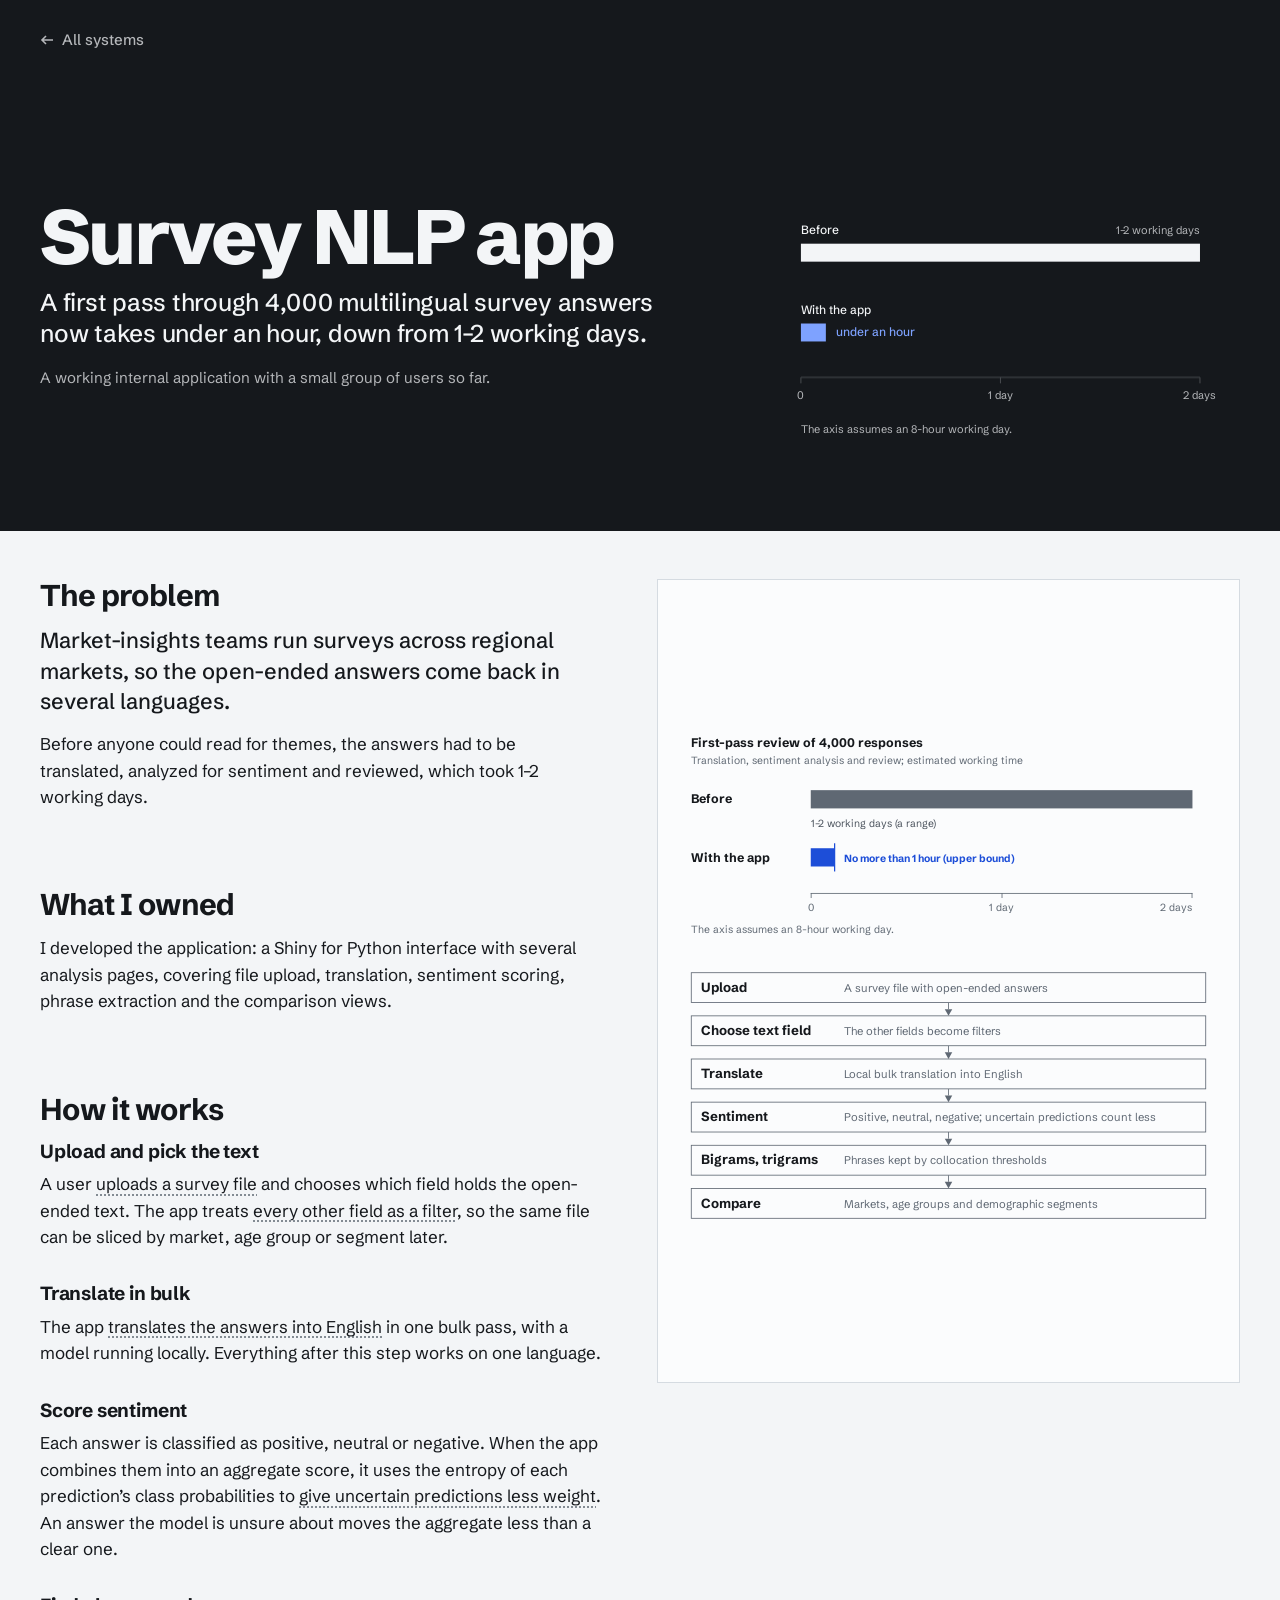
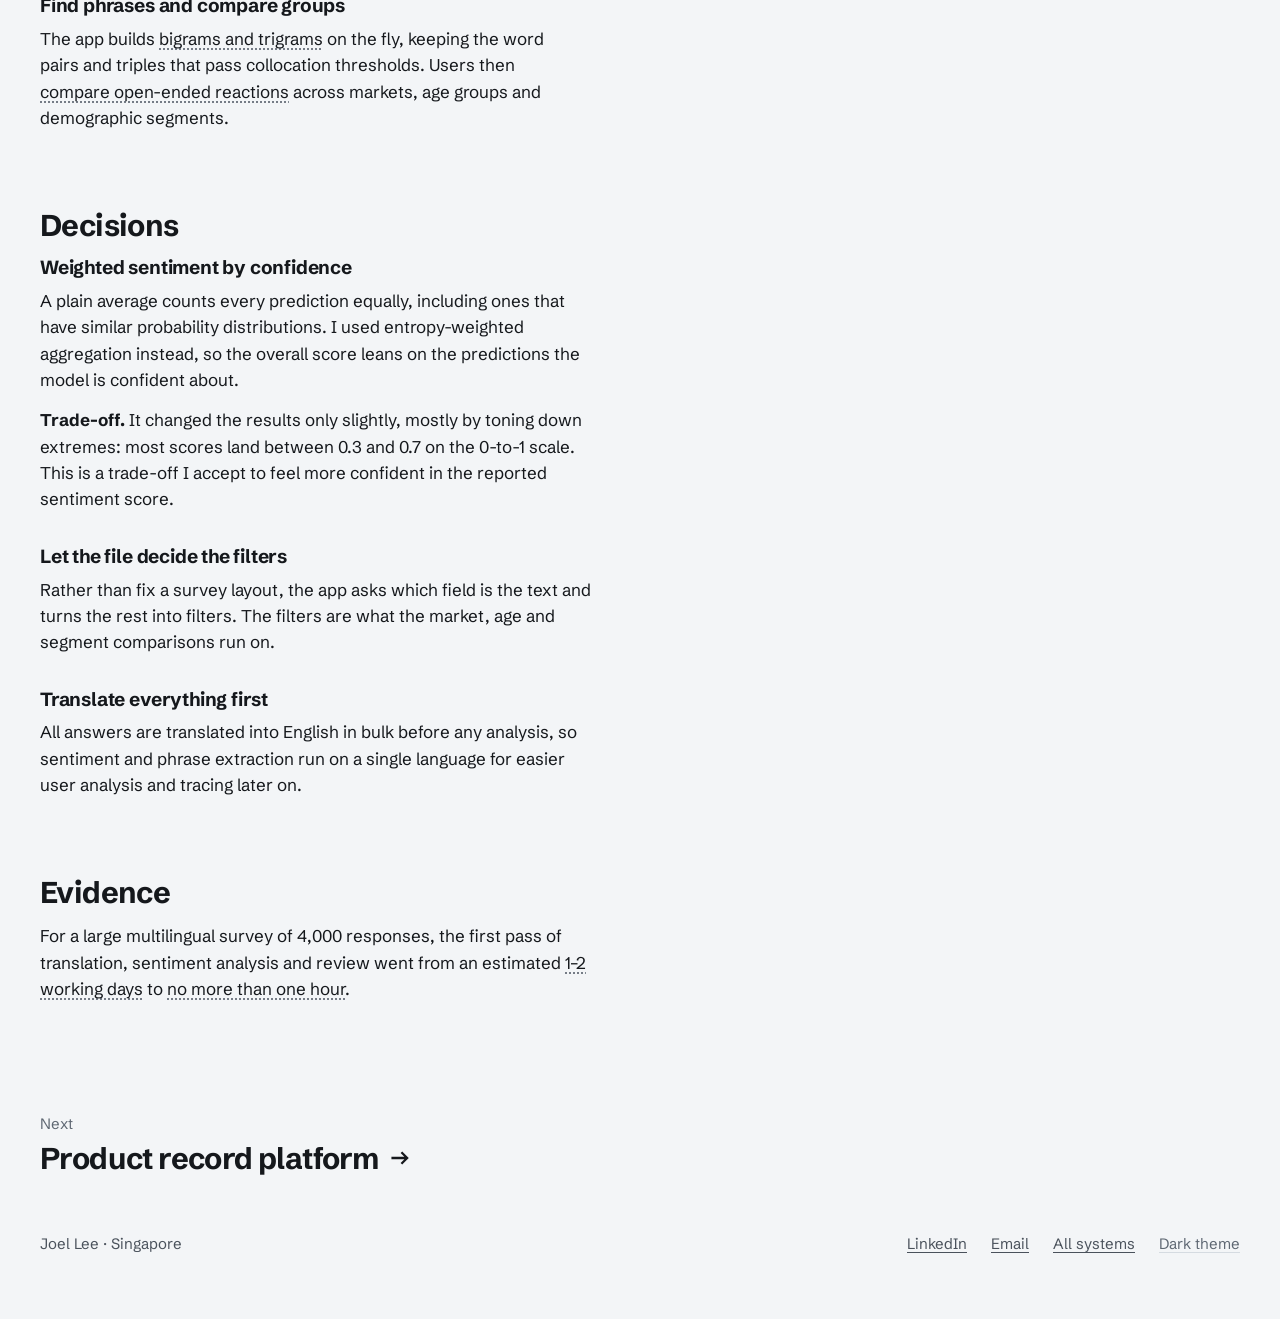
<file: work/nlp/index.html>
<!doctype html>
<html lang="en">
<head>
<meta charset="utf-8">
<meta name="viewport" content="width=device-width, initial-scale=1">
<title>Survey NLP app · Joel Lee</title>
<meta name="description" content="How Joel Lee built an application that translates and analyzes multilingual survey answers, cutting a first-pass review from 1–2 working days to under an hour.">
<link rel="preconnect" href="https://fonts.googleapis.com">
<link rel="preconnect" href="https://fonts.gstatic.com" crossorigin>
<link href="https://fonts.googleapis.com/css2?family=Schibsted+Grotesk:wght@400;500;700;800&display=swap" rel="stylesheet">
<link rel="stylesheet" href="../case-study.css">
<style>
  /* Before/after time chart inside the pinned figure */
  .chart .ct { fill: var(--ink); font-size: 15px; font-weight: 700; }
  .chart .sub { fill: var(--ink-3); font-size: 12.5px; }
  .chart .val { fill: var(--ink-2); font-size: 12.5px; }
  .chart .val.on { fill: var(--vector); font-weight: 700; }
  .chart .axis { stroke: var(--ink-3); stroke-width: 1; fill: none; }
  .chart .cap { stroke: var(--vector); stroke-width: 1.5; }
</style>
<style>
  /* Hero motif, version B of the animations review (docs/prototypes/archive/animations-review). */
  .motif-nlp-b text { font-family: "Schibsted Grotesk", system-ui, sans-serif; font-size: 11px; fill: var(--band-muted); }
  .motif-nlp-b .row { font-size: 12px; fill: var(--band-fg); font-weight: 500; }
  .motif-nlp-b .axis, .motif-nlp-b .tick { stroke: var(--band-faint); stroke-width: 1; }
  .motif-nlp-b .low { fill: var(--band-fg); }
  .motif-nlp-b .now { fill: var(--band-accent); transform-origin: left center; animation: nlpb-compress 760ms var(--ease-in-out) 980ms both; }
  .motif-nlp-b .now-label { fill: var(--band-accent); font-size: 12px; font-weight: 500; }
  @keyframes nlpb-compress { 0% { transform: scaleX(16); opacity: 0; } 12% { opacity: 1; } }
</style>
</head>
<body>
<div class="band"><div class="page">
  <nav class="top" aria-label="Site">
    <a class="back" href="../../"><svg width="14" height="14" viewBox="0 0 14 14" aria-hidden="true"><path d="M13 7H2M6 3L2 7l4 4" fill="none" stroke="currentColor" stroke-width="1.6"/></svg>All systems</a>
  </nav>
  <div class="hero">
    <header class="intro">
      <h1>Survey NLP app</h1>
      <p class="lede">A first pass through 4,000 multilingual survey answers now takes under an hour, down from 1–2 working days.</p>
      <p class="meta">A working internal application with a small group of users so far.</p>
    </header>
    <div class="motif motif-nlp-b" aria-hidden="true"><svg viewBox="0 0 480 360" xmlns="http://www.w3.org/2000/svg">
  <text class="row m-fade" x="40" y="118" style="--d:100">Before</text>
  <text class="m-fade" x="440" y="118" text-anchor="end" style="--d:700">1–2 working days</text>
  <rect class="low m-draw" x="40" y="128" width="400" height="18" style="--d:240"/>
  <text class="row m-fade" x="40" y="198" style="--d:900">With the app</text>
  <rect class="now" x="40" y="208" width="25" height="18"/>
  <text class="now-label m-fade" x="75" y="221" style="--d:1760">under an hour</text>
  <line class="axis m-draw" x1="40" y1="262" x2="440" y2="262" style="--d:120"/>
  <g class="m-fade" style="--d:180"><line class="tick" x1="40" y1="262" x2="40" y2="268"/><text x="40" y="284" text-anchor="middle">0</text></g><g class="m-fade" style="--d:220"><line class="tick" x1="240" y1="262" x2="240" y2="268"/><text x="240" y="284" text-anchor="middle">1 day</text></g><g class="m-fade" style="--d:260"><line class="tick" x1="440" y1="262" x2="440" y2="268"/><text x="440" y="284" text-anchor="middle">2 days</text></g>
  <text class="m-fade" x="40" y="318" style="--d:1880">The axis assumes an 8-hour working day.</text>
</svg></div>
  </div>
</div></div>

<div class="page">
  <main class="cs">
    <figure class="fig">
      <div class="frame">
        <svg viewBox="0 0 652 612" role="img" aria-labelledby="fig-title">
          <title id="fig-title">Chart: first-pass review of 4,000 survey responses took 1 to 2 working days before the app, and no more than one hour with it. Below, the pipeline: upload a survey file, choose the text field, translate into English locally, score sentiment with entropy weighting, find bigrams and trigrams, and compare markets, age groups and segments.</title>

          <g class="chart">
            <text class="ct" x="16" y="24">First-pass review of 4,000 responses</text>
            <text class="sub" x="16" y="44">Translation, sentiment analysis and review; estimated working time</text>

            <g data-node="before">
              <text class="ct" x="16" y="92">Before</text>
              <rect x="160" y="76" width="460" height="22" fill="var(--ink-3)"/>
              <text class="val" x="160" y="120">1–2 working days (a range)</text>
            </g>

            <g data-node="after">
              <text class="ct" x="16" y="162">With the app</text>
              <rect x="160" y="146" width="28.75" height="22" fill="var(--vector)"/>
              <line class="cap" x1="188.75" y1="140" x2="188.75" y2="174"/>
              <text class="val on" x="200" y="162">No more than 1 hour (upper bound)</text>
            </g>

            <g data-node="time">
              <path class="axis" d="M160 200.5H620M160.5 200V206M390.5 200V206M619.5 200V206"/>
              <text class="sub" x="160" y="222" text-anchor="middle">0</text>
              <text class="sub" x="390" y="222" text-anchor="middle">1 day</text>
              <text class="sub" x="620" y="222" text-anchor="end">2 days</text>
              <text class="sub" x="16" y="248">The axis assumes an 8-hour working day.</text>
            </g>
          </g>

          <g class="edge" data-link="upload field"><path d="M326 332V340"/><path class="head" d="M321.5 340L326 348L330.5 340Z"/></g>
          <g class="edge" data-link="field translate"><path d="M326 384V392"/><path class="head" d="M321.5 392L326 400L330.5 392Z"/></g>
          <g class="edge" data-link="translate sentiment"><path d="M326 436V444"/><path class="head" d="M321.5 444L326 452L330.5 444Z"/></g>
          <g class="edge" data-link="sentiment ngrams"><path d="M326 488V496"/><path class="head" d="M321.5 496L326 504L330.5 496Z"/></g>
          <g class="edge" data-link="ngrams compare"><path d="M326 540V548"/><path class="head" d="M321.5 548L326 556L330.5 548Z"/></g>

          <g class="node" data-node="upload"><rect x="16" y="296" width="620" height="36"/><text class="t" x="28" y="319">Upload</text><text class="s" x="200" y="319">A survey file with open-ended answers</text></g>
          <g class="node" data-node="field"><rect x="16" y="348" width="620" height="36"/><text class="t" x="28" y="371">Choose text field</text><text class="s" x="200" y="371">The other fields become filters</text></g>
          <g class="node" data-node="translate"><rect x="16" y="400" width="620" height="36"/><text class="t" x="28" y="423">Translate</text><text class="s" x="200" y="423">Local bulk translation into English</text></g>
          <g class="node" data-node="sentiment"><rect x="16" y="452" width="620" height="36"/><text class="t" x="28" y="475">Sentiment</text><text class="s" x="200" y="475">Positive, neutral, negative; uncertain predictions count less</text></g>
          <g class="node" data-node="ngrams"><rect x="16" y="504" width="620" height="36"/><text class="t" x="28" y="527">Bigrams, trigrams</text><text class="s" x="200" y="527">Phrases kept by collocation thresholds</text></g>
          <g class="node" data-node="compare"><rect x="16" y="556" width="620" height="36"/><text class="t" x="28" y="579">Compare</text><text class="s" x="200" y="579">Markets, age groups and demographic segments</text></g>
        </svg>
      </div>
      <figcaption></figcaption>
    </figure>

    <div class="text">
      <section data-nodes="before time upload" aria-labelledby="problem">
        <h2 id="problem">The problem</h2>
        <p>Market-insights teams run surveys across regional markets, so the open-ended answers come back in several languages.</p>
        <p>Before anyone could read for themes, the answers had to be translated, analyzed for sentiment and reviewed, which took 1–2 working days.</p>
      </section>

      <section data-nodes="" aria-labelledby="owned">
        <h2 id="owned">What I owned</h2>
        <p>I developed the application: a Shiny for Python interface with several analysis pages, covering file upload, translation, sentiment scoring, phrase extraction and the comparison views.</p>
      </section>

      <section data-nodes="" aria-labelledby="how">
        <h2 id="how">How it works</h2>
        <div class="step" data-nodes="upload field">
          <h3>Upload and pick the text</h3>
          <p>A user <span class="term" data-node="upload">uploads a survey file</span> and chooses which field holds the open-ended text. The app treats <span class="term" data-node="field">every other field as a filter</span>, so the same file can be sliced by market, age group or segment later.</p>
        </div>
        <div class="step" data-nodes="translate">
          <h3>Translate in bulk</h3>
          <p>The app <span class="term" data-node="translate">translates the answers into English</span> in one bulk pass, with a model running locally. Everything after this step works on one language.</p>
        </div>
        <div class="step" data-nodes="sentiment">
          <h3>Score sentiment</h3>
          <p>Each answer is classified as positive, neutral or negative. When the app combines them into an aggregate score, it uses the entropy of each prediction’s class probabilities to <span class="term" data-node="sentiment">give uncertain predictions less weight</span>. An answer the model is unsure about moves the aggregate less than a clear one.</p>
        </div>
        <div class="step" data-nodes="ngrams compare">
          <h3>Find phrases and compare groups</h3>
          <p>The app builds <span class="term" data-node="ngrams">bigrams and trigrams</span> on the fly, keeping the word pairs and triples that pass collocation thresholds. Users then <span class="term" data-node="compare">compare open-ended reactions</span> across markets, age groups and demographic segments.</p>
        </div>
      </section>

      <section data-nodes="" aria-labelledby="decisions">
        <h2 id="decisions">Decisions</h2>
        <div class="step" data-nodes="sentiment">
          <h3>Weighted sentiment by confidence</h3>
          <p>A plain average counts every prediction equally, including ones that have similar probability distributions. I used entropy-weighted aggregation instead, so the overall score leans on the predictions the model is confident about.</p>
          <p class="run"><b>Trade-off.</b> It changed the results only slightly, mostly by toning down extremes: most scores land between 0.3 and 0.7 on the 0-to-1 scale. This is a trade-off I accept to feel more confident in the reported sentiment score.</p>
        </div>
        <div class="step" data-nodes="field compare">
          <h3>Let the file decide the filters</h3>
          <p>Rather than fix a survey layout, the app asks which field is the text and turns the rest into filters. The filters are what the market, age and segment comparisons run on.</p>
        </div>
        <div class="step" data-nodes="translate">
          <h3>Translate everything first</h3>
          <p>All answers are translated into English in bulk before any analysis, so sentiment and phrase extraction run on a single language for easier user analysis and tracing later on.</p>
        </div>
      </section>

      <section data-nodes="before after time" aria-labelledby="evidence">
        <h2 id="evidence">Evidence</h2>
        <p>For a large multilingual survey of 4,000 responses, the first pass of translation, sentiment analysis and review went from an estimated <span class="term" data-node="before">1–2 working days</span> to <span class="term" data-node="after">no more than one hour</span>.</p>
      </section>
    </div>
  </main>

  <nav class="next" aria-label="Next case study">
    <span>Next</span>
    <a href="../records/">Product record platform <svg width="20" height="20" viewBox="0 0 14 14" aria-hidden="true"><path d="M1 7h11M8 3l4 4-4 4" fill="none" stroke="currentColor" stroke-width="1.6"/></svg></a>
  </nav>

  <footer>
    <span>Joel Lee · Singapore</span>
    <nav aria-label="Footer">
      <a href="https://www.linkedin.com/in/joellee3433b221a" rel="noopener">LinkedIn</a>
      <a href="mailto:cryptic912@gmail.com">Email</a>
      <a href="../../">All systems</a>
      <button class="theme" type="button" id="theme"></button>
    </nav>
  </footer>
</div>
<script src="../case-study.js"></script>
</body>
</html>
</file>
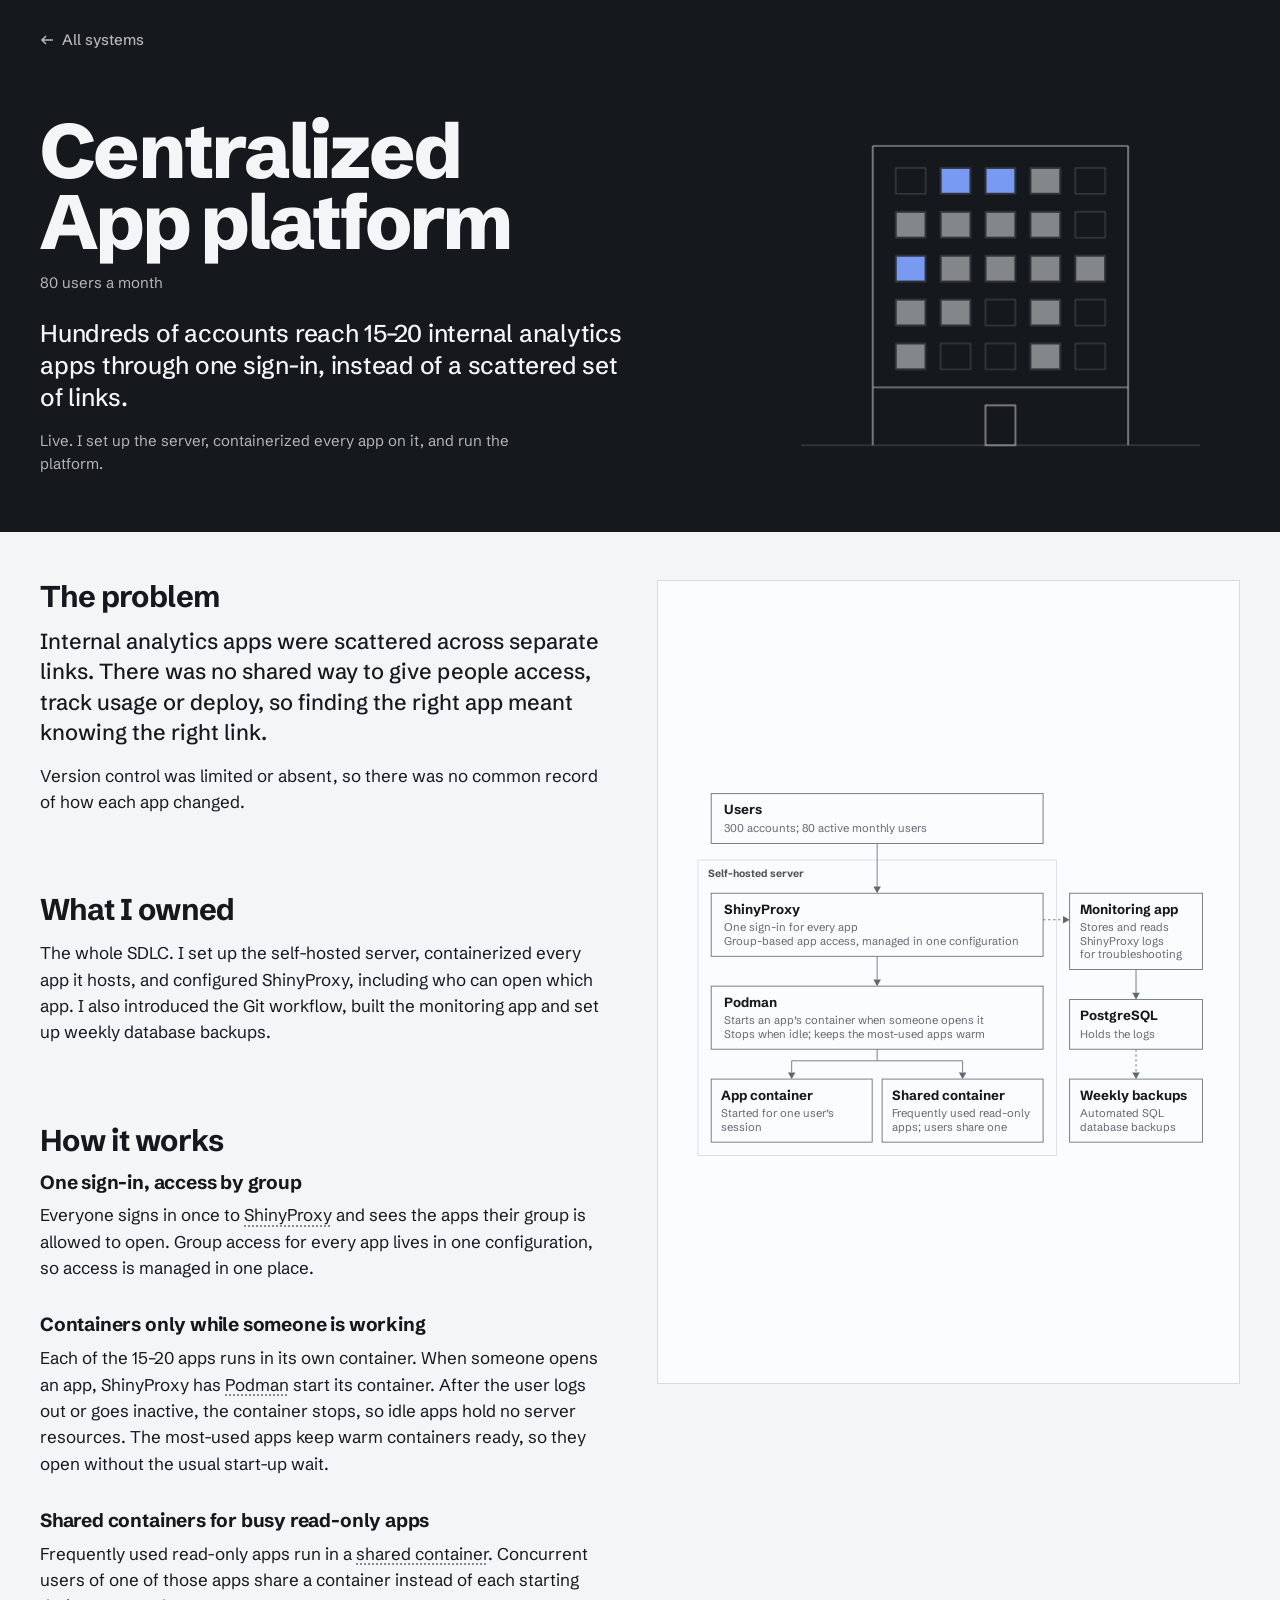
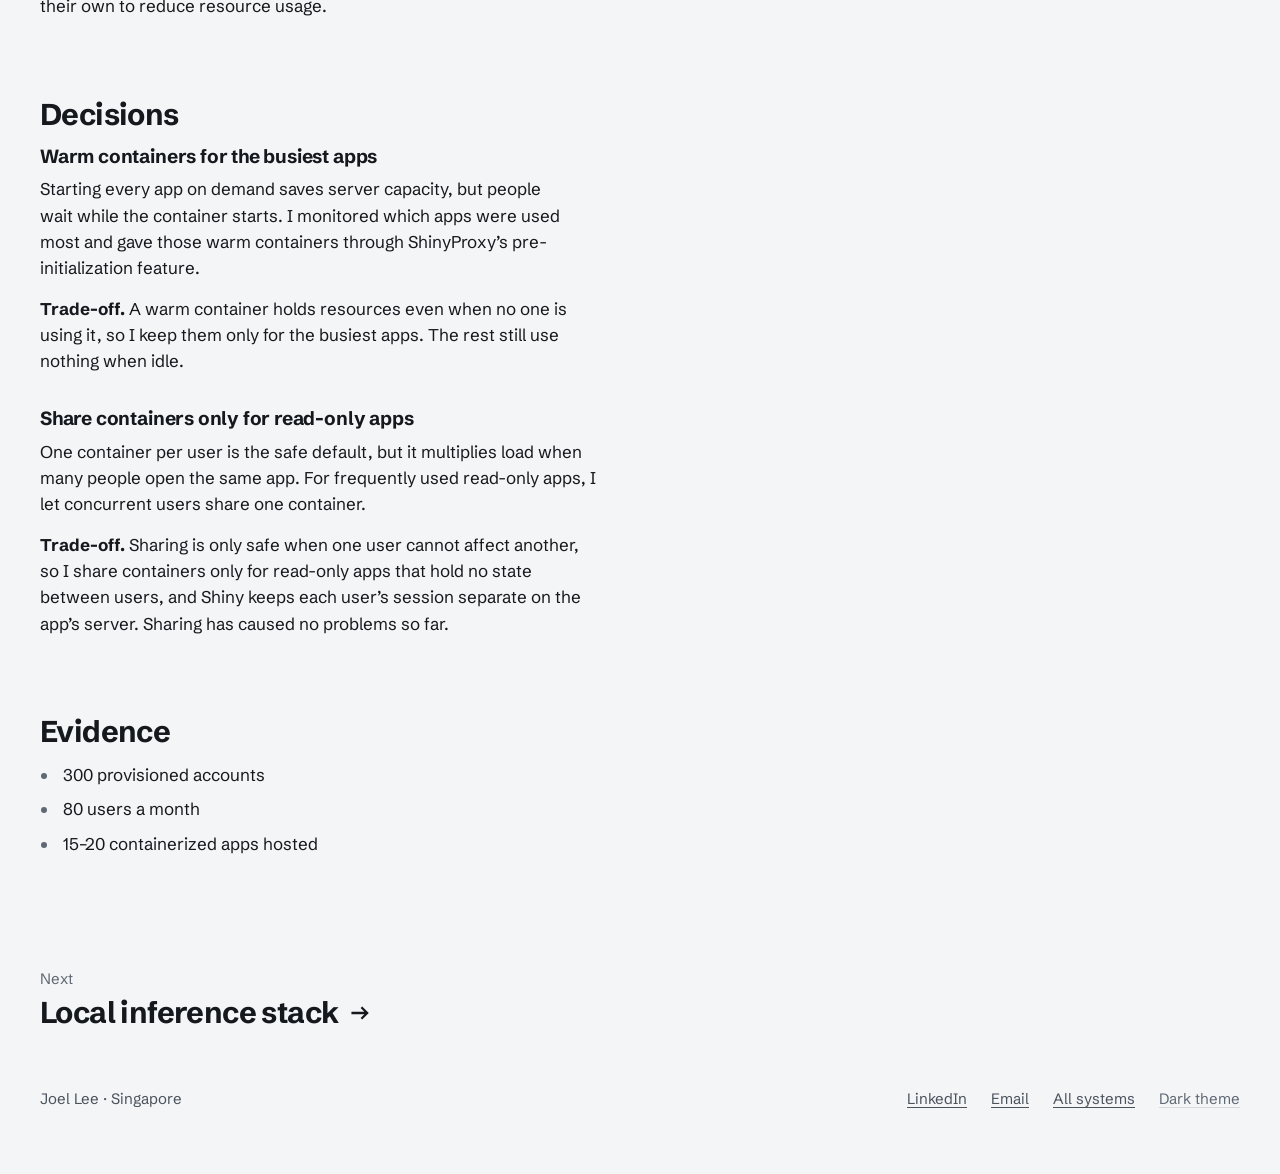
<file: work/platform/index.html>
<!doctype html>
<html lang="en">
<head>
<meta charset="utf-8">
<meta name="viewport" content="width=device-width, initial-scale=1">
<title>Centralized App platform · Joel Lee</title>
<meta name="description" content="How Joel Lee set up and runs a self-hosted ShinyProxy platform that puts an organization's internal analytics apps behind one sign-in.">
<link rel="preconnect" href="https://fonts.googleapis.com">
<link rel="preconnect" href="https://fonts.gstatic.com" crossorigin>
<link href="https://fonts.googleapis.com/css2?family=Schibsted+Grotesk:wght@400;500;700;800&display=swap" rel="stylesheet">
<link rel="stylesheet" href="../case-study.css">
<style>
  /* The server is a frame around the parts it hosts; manual steps are dashed. */
  .node.frame-box rect { fill: none; stroke: var(--hair); }
  .node.frame-box .k { fill: var(--ink-2); font-size: 12.5px; font-weight: 700; }
  .node.manual rect { stroke-dasharray: 4 3; }
</style>
<style>
  /* Hero motif, version C of the animations review (docs/prototypes/archive/animations-review). */
  .motif-platform-c line, .motif-platform-c .door { stroke: var(--band-muted); stroke-width: 1.2; fill: none; }
  .motif-platform-c .ground { stroke: var(--band-faint); }
  .motif-platform-c .wall { transform-origin: center bottom; animation: platformc-up 420ms var(--ease-out) calc(var(--d) * 1ms) both; }
  .motif-platform-c .win { fill: none; stroke: var(--band-faint); stroke-width: 1; }
  .motif-platform-c .lit { fill: var(--band-fg); fill-opacity: 0.5; animation: platformc-on 260ms ease-out calc(var(--d) * 1ms) both; }
  .motif-platform-c .lit.warm { fill: var(--band-accent); fill-opacity: 0.95; }
  .motif-platform-c .lit.idle { opacity: 0; animation: platformc-idle 900ms ease-out calc(var(--d) * 1ms) both; }
  .motif-platform-c .person { fill: var(--band-fg); opacity: 0; animation: platformc-walk 600ms linear calc(var(--d) * 1ms) both; }
  @keyframes platformc-up { from { transform: scaleY(0); } }
  @keyframes platformc-on { from { opacity: 0; } }
  @keyframes platformc-idle { 0% { opacity: 0; } 20% { opacity: 1; } 70% { opacity: 1; } }
  @keyframes platformc-walk { 0% { opacity: 1; transform: translateX(var(--fx)); } 92% { opacity: 1; transform: translateX(0); } }
</style>
</head>
<body>
<div class="band"><div class="page">
  <nav class="top" aria-label="Site">
    <a class="back" href="../../"><svg width="14" height="14" viewBox="0 0 14 14" aria-hidden="true"><path d="M13 7H2M6 3L2 7l4 4" fill="none" stroke="currentColor" stroke-width="1.6"/></svg>All systems</a>
  </nav>
  <div class="hero">
    <header class="intro">
      <h1>Centralized App platform</h1>
      <p class="used">80 users a month</p>
      <p class="lede">Hundreds of accounts reach 15–20 internal analytics apps through one sign-in, instead of a scattered set of links.</p>
      <p class="meta">Live. I set up the server, containerized every app on it, and run the platform.</p>
    </header>
    <div class="motif motif-platform-c" aria-hidden="true"><svg viewBox="0 0 480 360" xmlns="http://www.w3.org/2000/svg">
  <line class="ground m-draw" x1="40" y1="330" x2="440" y2="330" style="--d:0"/>
  <line class="wall" x1="112" y1="30" x2="112" y2="330" style="--d:80"/>
  <line class="wall" x1="368" y1="30" x2="368" y2="330" style="--d:80"/>
  <line class="m-draw" x1="112" y1="30" x2="368" y2="30" style="--d:300"/>
  <line class="m-draw" x1="112" y1="272" x2="368" y2="272" style="--d:340"/>
  <rect class="door m-fade" x="225" y="290" width="30" height="40" style="--d:420"/>
  <rect class="win m-fade" x="135" y="52" width="30" height="26" style="--d:540"/><rect class="win m-fade" x="180" y="52" width="30" height="26" style="--d:540"/><rect class="win m-fade" x="225" y="52" width="30" height="26" style="--d:540"/><rect class="win m-fade" x="270" y="52" width="30" height="26" style="--d:540"/><rect class="win m-fade" x="315" y="52" width="30" height="26" style="--d:540"/><rect class="win m-fade" x="135" y="96" width="30" height="26" style="--d:480"/><rect class="win m-fade" x="180" y="96" width="30" height="26" style="--d:480"/><rect class="win m-fade" x="225" y="96" width="30" height="26" style="--d:480"/><rect class="win m-fade" x="270" y="96" width="30" height="26" style="--d:480"/><rect class="win m-fade" x="315" y="96" width="30" height="26" style="--d:480"/><rect class="win m-fade" x="135" y="140" width="30" height="26" style="--d:420"/><rect class="win m-fade" x="180" y="140" width="30" height="26" style="--d:420"/><rect class="win m-fade" x="225" y="140" width="30" height="26" style="--d:420"/><rect class="win m-fade" x="270" y="140" width="30" height="26" style="--d:420"/><rect class="win m-fade" x="315" y="140" width="30" height="26" style="--d:420"/><rect class="win m-fade" x="135" y="184" width="30" height="26" style="--d:360"/><rect class="win m-fade" x="180" y="184" width="30" height="26" style="--d:360"/><rect class="win m-fade" x="225" y="184" width="30" height="26" style="--d:360"/><rect class="win m-fade" x="270" y="184" width="30" height="26" style="--d:360"/><rect class="win m-fade" x="315" y="184" width="30" height="26" style="--d:360"/><rect class="win m-fade" x="135" y="228" width="30" height="26" style="--d:300"/><rect class="win m-fade" x="180" y="228" width="30" height="26" style="--d:300"/><rect class="win m-fade" x="225" y="228" width="30" height="26" style="--d:300"/><rect class="win m-fade" x="270" y="228" width="30" height="26" style="--d:300"/><rect class="win m-fade" x="315" y="228" width="30" height="26" style="--d:300"/><rect class="lit lit" x="181" y="97" width="28" height="24" style="--d:850"/><rect class="lit idle" x="316" y="97" width="28" height="24" style="--d:916"/><rect class="lit lit" x="181" y="141" width="28" height="24" style="--d:982"/><rect class="lit lit" x="271" y="185" width="28" height="24" style="--d:1048"/><rect class="lit idle" x="316" y="229" width="28" height="24" style="--d:1114"/><rect class="lit lit" x="271" y="141" width="28" height="24" style="--d:1180"/><rect class="lit lit" x="226" y="141" width="28" height="24" style="--d:1246"/><rect class="lit idle" x="316" y="53" width="28" height="24" style="--d:1312"/><rect class="lit lit" x="316" y="141" width="28" height="24" style="--d:1378"/><rect class="lit lit" x="226" y="97" width="28" height="24" style="--d:1444"/><rect class="lit lit" x="271" y="53" width="28" height="24" style="--d:1510"/><rect class="lit lit" x="136" y="229" width="28" height="24" style="--d:1576"/><rect class="lit lit" x="271" y="97" width="28" height="24" style="--d:1642"/><rect class="lit lit" x="181" y="185" width="28" height="24" style="--d:1708"/><rect class="lit lit" x="271" y="229" width="28" height="24" style="--d:1774"/><rect class="lit lit" x="136" y="97" width="28" height="24" style="--d:1840"/><rect class="lit lit" x="136" y="185" width="28" height="24" style="--d:1906"/><rect class="lit warm" x="226" y="53" width="28" height="24" style="--d:1972"/><rect class="lit warm" x="181" y="53" width="28" height="24" style="--d:2038"/><rect class="lit warm" x="136" y="141" width="28" height="24" style="--d:2104"/><circle class="person" cx="240" cy="326" r="2.5" style="--fx:-190px; --d:250"/><circle class="person" cx="240" cy="326" r="2.5" style="--fx:190px; --d:440"/><circle class="person" cx="240" cy="326" r="2.5" style="--fx:-190px; --d:630"/><circle class="person" cx="240" cy="326" r="2.5" style="--fx:190px; --d:820"/><circle class="person" cx="240" cy="326" r="2.5" style="--fx:-190px; --d:1010"/><circle class="person" cx="240" cy="326" r="2.5" style="--fx:190px; --d:1200"/><circle class="person" cx="240" cy="326" r="2.5" style="--fx:-190px; --d:1390"/>
</svg></div>
  </div>
</div></div>

<div class="page">
  <main class="cs">
    <figure class="fig">
      <div class="frame">
        <svg viewBox="0 0 652 486" role="img" aria-labelledby="arch-title">
          <title id="arch-title">Architecture: users sign in once to ShinyProxy on a self-hosted server. ShinyProxy has Podman start an app's container when someone opens it and stop it after logout or inactivity. Frequently used read-only apps run in a shared container. A monitoring app stores and reads ShinyProxy logs through PostgreSQL, and SQL databases are backed up weekly.</title>

          <g class="node frame-box" data-node="server"><rect x="24" y="96" width="432" height="356"/><text class="k" x="36" y="116">Self-hosted server</text></g>

          <g class="edge" data-link="users proxy"><path d="M240 76V128"/><path class="head" d="M235.5 128L240 136L244.5 128Z"/></g>
          <g class="edge" data-link="proxy podman"><path d="M240 212V240"/><path class="head" d="M235.5 240L240 248L244.5 240Z"/></g>
          <g class="edge" data-link="podman session"><path d="M240 324V338H137V352"/><path class="head" d="M132.5 352L137 360L141.5 352Z"/></g>
          <g class="edge" data-link="podman shared"><path d="M240 338H343V352"/><path class="head" d="M338.5 352L343 360L347.5 352Z"/></g>
          <g class="edge aside" data-link="proxy monitor"><path d="M440 168H464"/><path class="head" d="M464 163.5L472 168L464 172.5Z"/></g>
          <g class="edge" data-link="monitor postgres"><path d="M552 228V256"/><path class="head" d="M547.5 256L552 264L556.5 256Z"/></g>
          <g class="edge aside" data-link="postgres backup"><path d="M552 324V352"/><path class="head" d="M547.5 352L552 360L556.5 352Z"/></g>

          <g class="node" data-node="users"><rect x="40" y="16" width="400" height="60"/><text class="t" x="56" y="41">Users</text><text class="s" x="56" y="62">300 accounts; 80 active monthly users</text></g>
          <g class="node" data-node="proxy"><rect x="40" y="136" width="400" height="76"/><text class="t" x="56" y="161">ShinyProxy</text><text class="s" x="56" y="182">One sign-in for every app</text><text class="s" x="56" y="198">Group-based app access, managed in one configuration</text></g>
          <g class="node" data-node="podman"><rect x="40" y="248" width="400" height="76"/><text class="t" x="56" y="273">Podman</text><text class="s" x="56" y="294">Starts an app’s container when someone opens it</text><text class="s" x="56" y="310">Stops when idle; keeps the most-used apps warm</text></g>
          <g class="node" data-node="session"><rect x="40" y="360" width="194" height="76"/><text class="t" x="52" y="385">App container</text><text class="s" x="52" y="406">Started for one user’s</text><text class="s" x="52" y="422">session</text></g>
          <g class="node" data-node="shared"><rect x="246" y="360" width="194" height="76"/><text class="t" x="258" y="385">Shared container</text><text class="s" x="258" y="406">Frequently used read-only</text><text class="s" x="258" y="422">apps; users share one</text></g>

          <g class="node" data-node="monitor"><rect x="472" y="136" width="160" height="92"/><text class="t" x="484" y="161">Monitoring app</text><text class="s" x="484" y="182">Stores and reads</text><text class="s" x="484" y="198">ShinyProxy logs</text><text class="s" x="484" y="214">for troubleshooting</text></g>
          <g class="node" data-node="postgres"><rect x="472" y="264" width="160" height="60"/><text class="t" x="484" y="289">PostgreSQL</text><text class="s" x="484" y="310">Holds the logs</text></g>
          <g class="node" data-node="backup"><rect x="472" y="360" width="160" height="76"/><text class="t" x="484" y="385">Weekly backups</text><text class="s" x="484" y="406">Automated SQL</text><text class="s" x="484" y="422">database backups</text></g>

        </svg>
      </div>
      <figcaption></figcaption>
    </figure>

    <div class="text">
      <section data-nodes="users proxy" aria-labelledby="problem">
        <h2 id="problem">The problem</h2>
        <p>Internal analytics apps were scattered across separate links. There was no shared way to give people access, track usage or deploy, so finding the right app meant knowing the right link.</p>
        <p>Version control was limited or absent, so there was no common record of how each app changed.</p>
      </section>

      <section data-nodes="" aria-labelledby="owned">
        <h2 id="owned">What I owned</h2>
        <p>The whole SDLC. I set up the self-hosted server, containerized every app it hosts, and configured ShinyProxy, including who can open which app. I also introduced the Git workflow, built the monitoring app and set up weekly database backups.</p>
      </section>

      <section data-nodes="" aria-labelledby="how">
        <h2 id="how">How it works</h2>
        <div class="step" data-nodes="users proxy">
          <h3>One sign-in, access by group</h3>
          <p>Everyone signs in once to <span class="term" data-node="proxy">ShinyProxy</span> and sees the apps their group is allowed to open. Group access for every app lives in one configuration, so access is managed in one place.</p>
        </div>
        <div class="step" data-nodes="proxy podman session">
          <h3>Containers only while someone is working</h3>
          <p>Each of the 15–20 apps runs in its own container. When someone opens an app, ShinyProxy has <span class="term" data-node="podman">Podman</span> start its container. After the user logs out or goes inactive, the container stops, so idle apps hold no server resources. The most-used apps keep warm containers ready, so they open without the usual start-up wait.</p>
        </div>
        <div class="step" data-nodes="podman shared">
          <h3>Shared containers for busy read-only apps</h3>
          <p>Frequently used read-only apps run in a <span class="term" data-node="shared">shared container</span>. Concurrent users of one of those apps share a container instead of each starting their own to reduce resource usage.</p>
        </div>
      </section>

      <section data-nodes="" aria-labelledby="decisions">
        <h2 id="decisions">Decisions</h2>
        <div class="step" data-nodes="podman session">
          <h3>Warm containers for the busiest apps</h3>
          <p>Starting every app on demand saves server capacity, but people wait while the container starts. I monitored which apps were used most and gave those warm containers through ShinyProxy’s pre-initialization feature.</p>
          <p class="run"><b>Trade-off.</b> A warm container holds resources even when no one is using it, so I keep them only for the busiest apps. The rest still use nothing when idle.</p>
        </div>
        <div class="step" data-nodes="shared podman">
          <h3>Share containers only for read-only apps</h3>
          <p>One container per user is the safe default, but it multiplies load when many people open the same app. For frequently used read-only apps, I let concurrent users share one container.</p>
          <p class="run"><b>Trade-off.</b> Sharing is only safe when one user cannot affect another, so I share containers only for read-only apps that hold no state between users, and Shiny keeps each user’s session separate on the app’s server. Sharing has caused no problems so far.</p>
        </div>
      </section>

      <section data-nodes="users session shared" aria-labelledby="evidence">
        <h2 id="evidence">Evidence</h2>
        <ul>
          <li>300 provisioned accounts</li>
          <li>80 users a month</li>
          <li>15–20 containerized apps hosted</li>
        </ul>
      </section>
    </div>
  </main>

  <nav class="next" aria-label="Next case study">
    <span>Next</span>
    <a href="../gpu/">Local inference stack <svg width="20" height="20" viewBox="0 0 14 14" aria-hidden="true"><path d="M1 7h11M8 3l4 4-4 4" fill="none" stroke="currentColor" stroke-width="1.6"/></svg></a>
  </nav>

  <footer>
    <span>Joel Lee · Singapore</span>
    <nav aria-label="Footer">
      <a href="https://www.linkedin.com/in/joellee3433b221a" rel="noopener">LinkedIn</a>
      <a href="mailto:cryptic912@gmail.com">Email</a>
      <a href="../../">All systems</a>
      <button class="theme" type="button" id="theme"></button>
    </nav>
  </footer>
</div>
<script src="../case-study.js"></script>
</body>
</html>
</file>
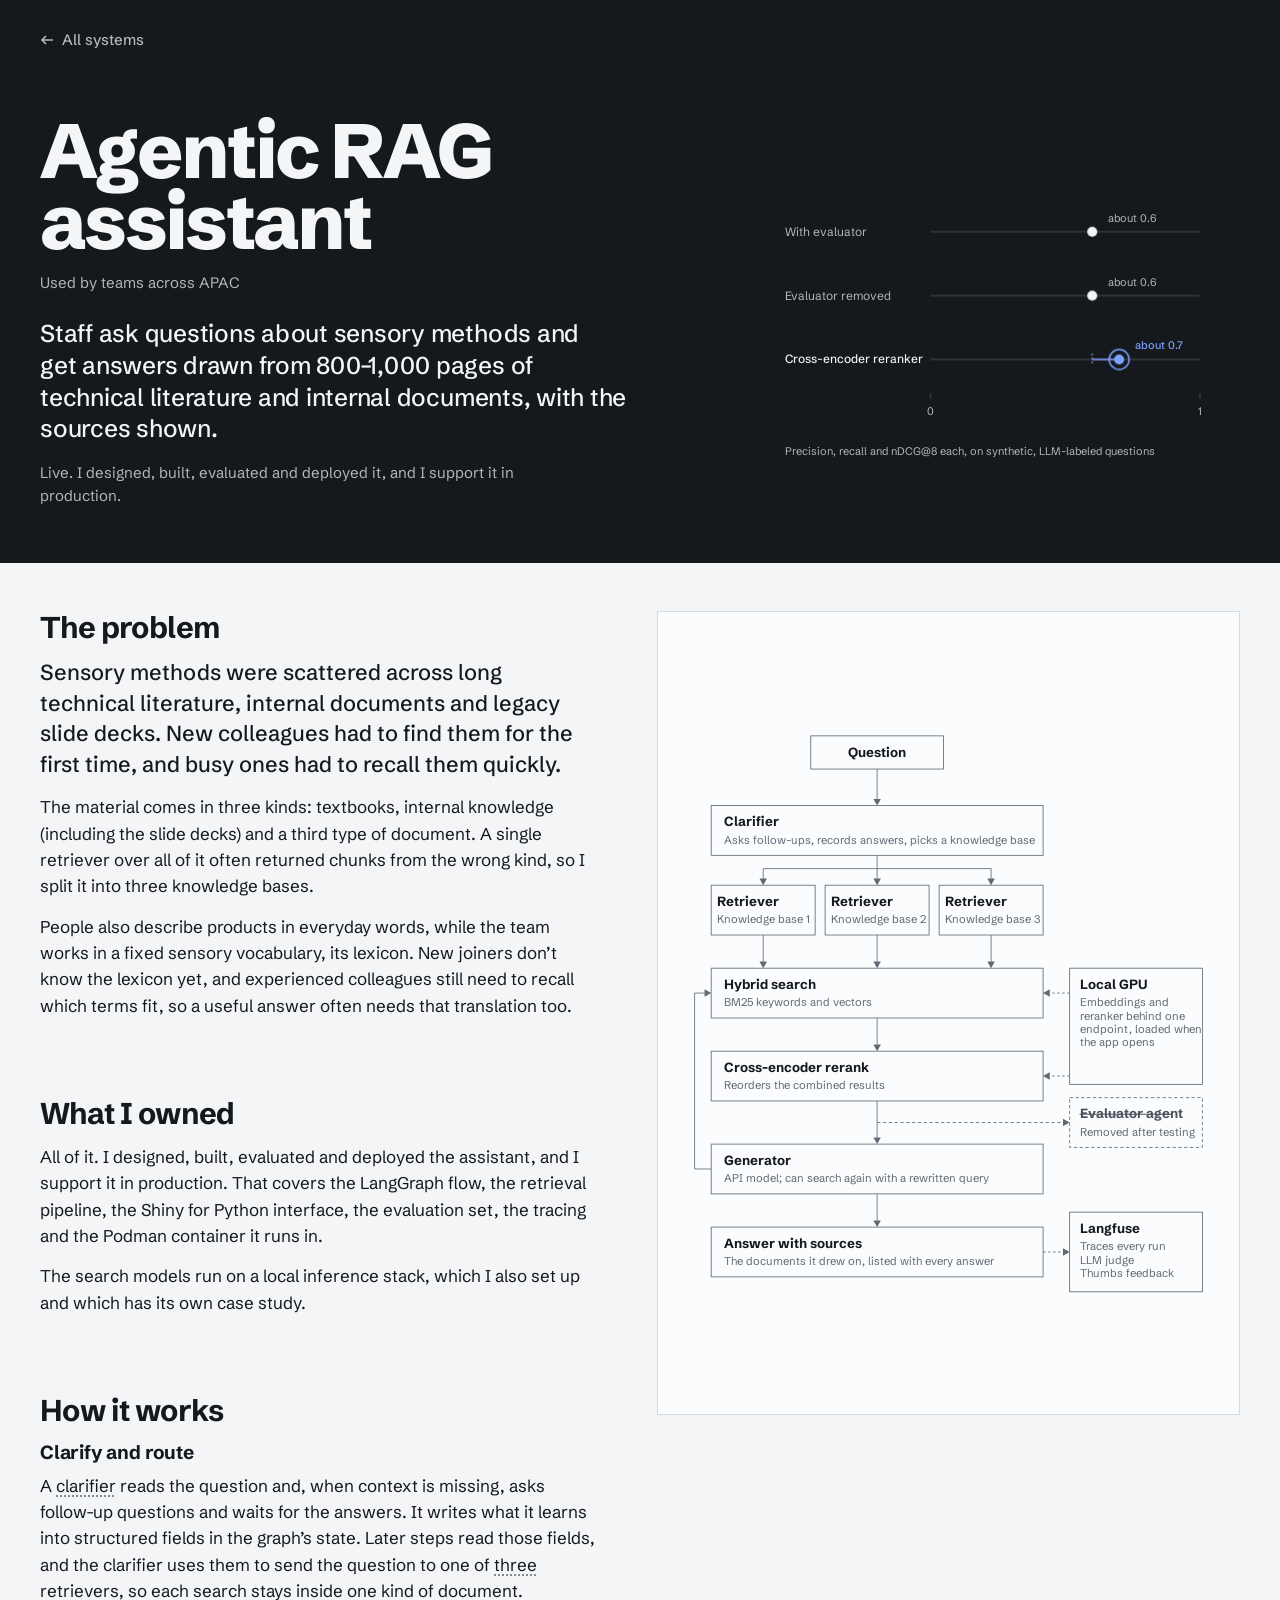
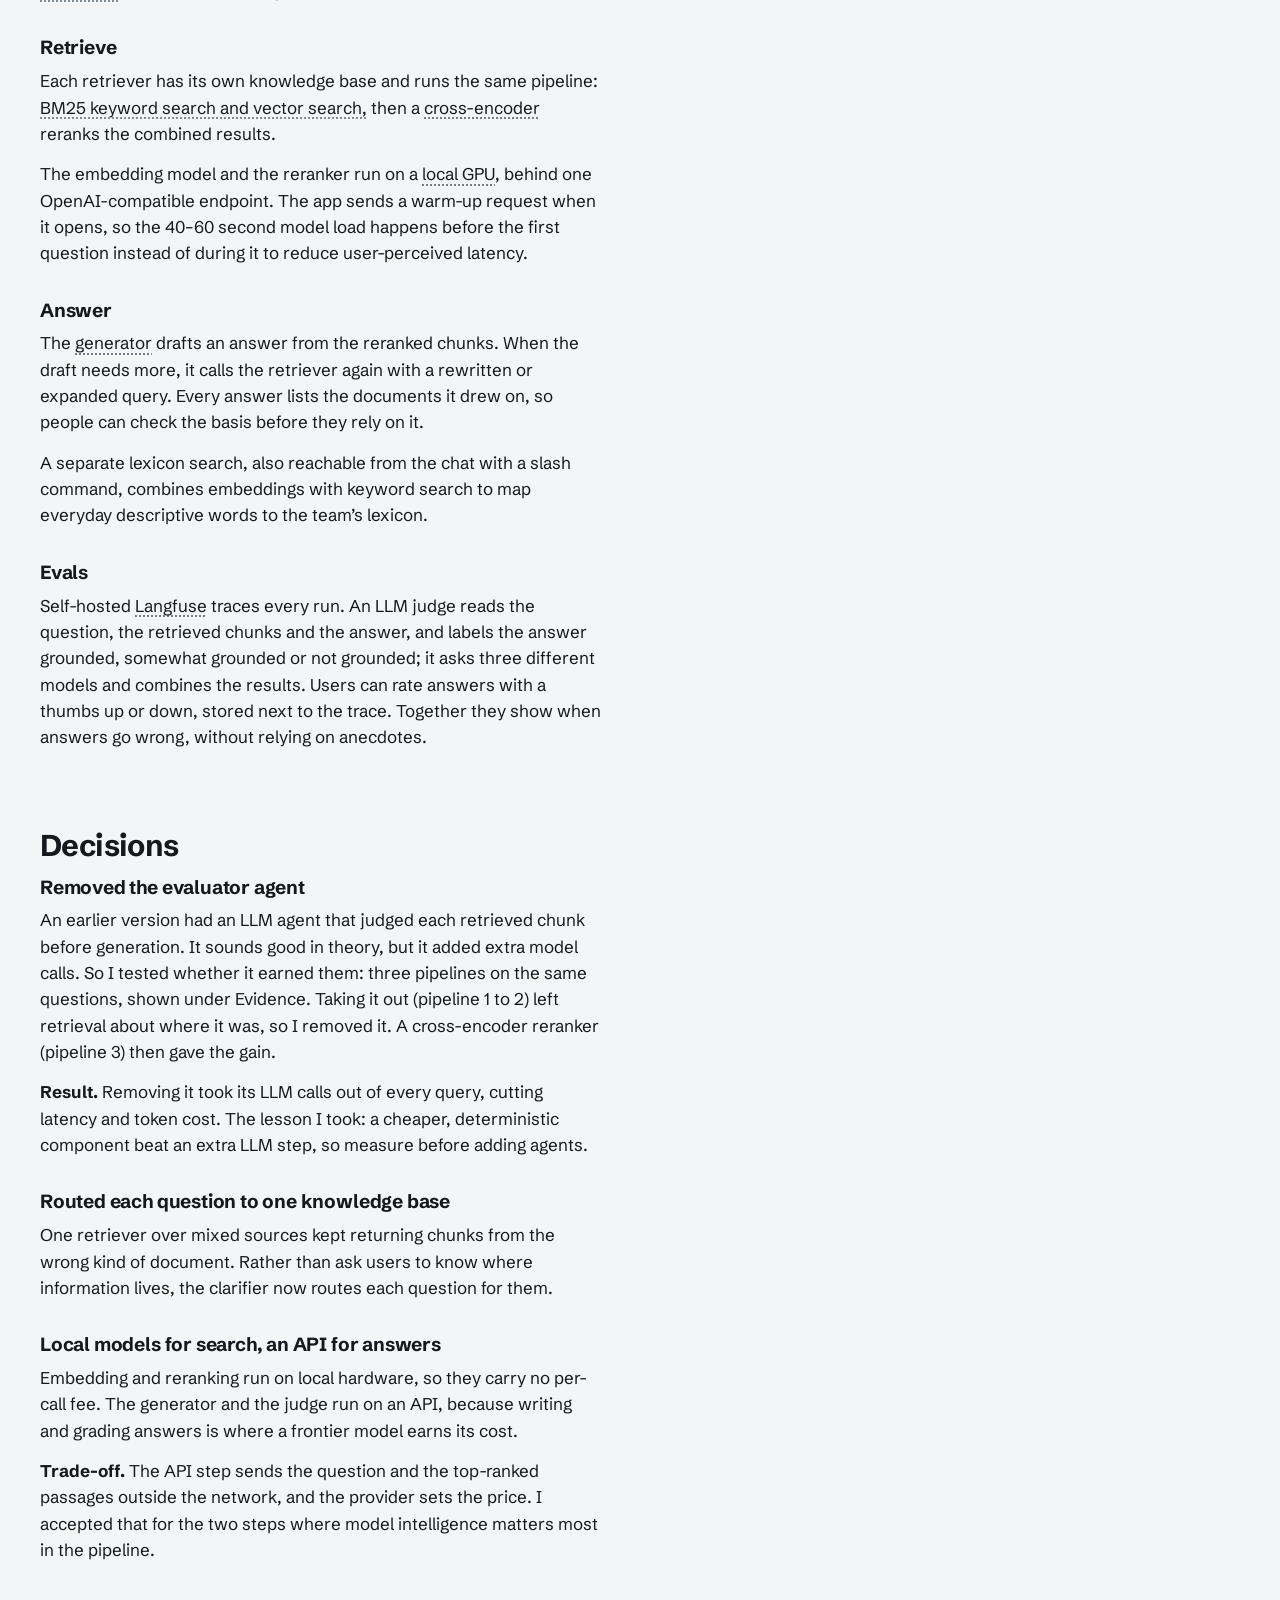
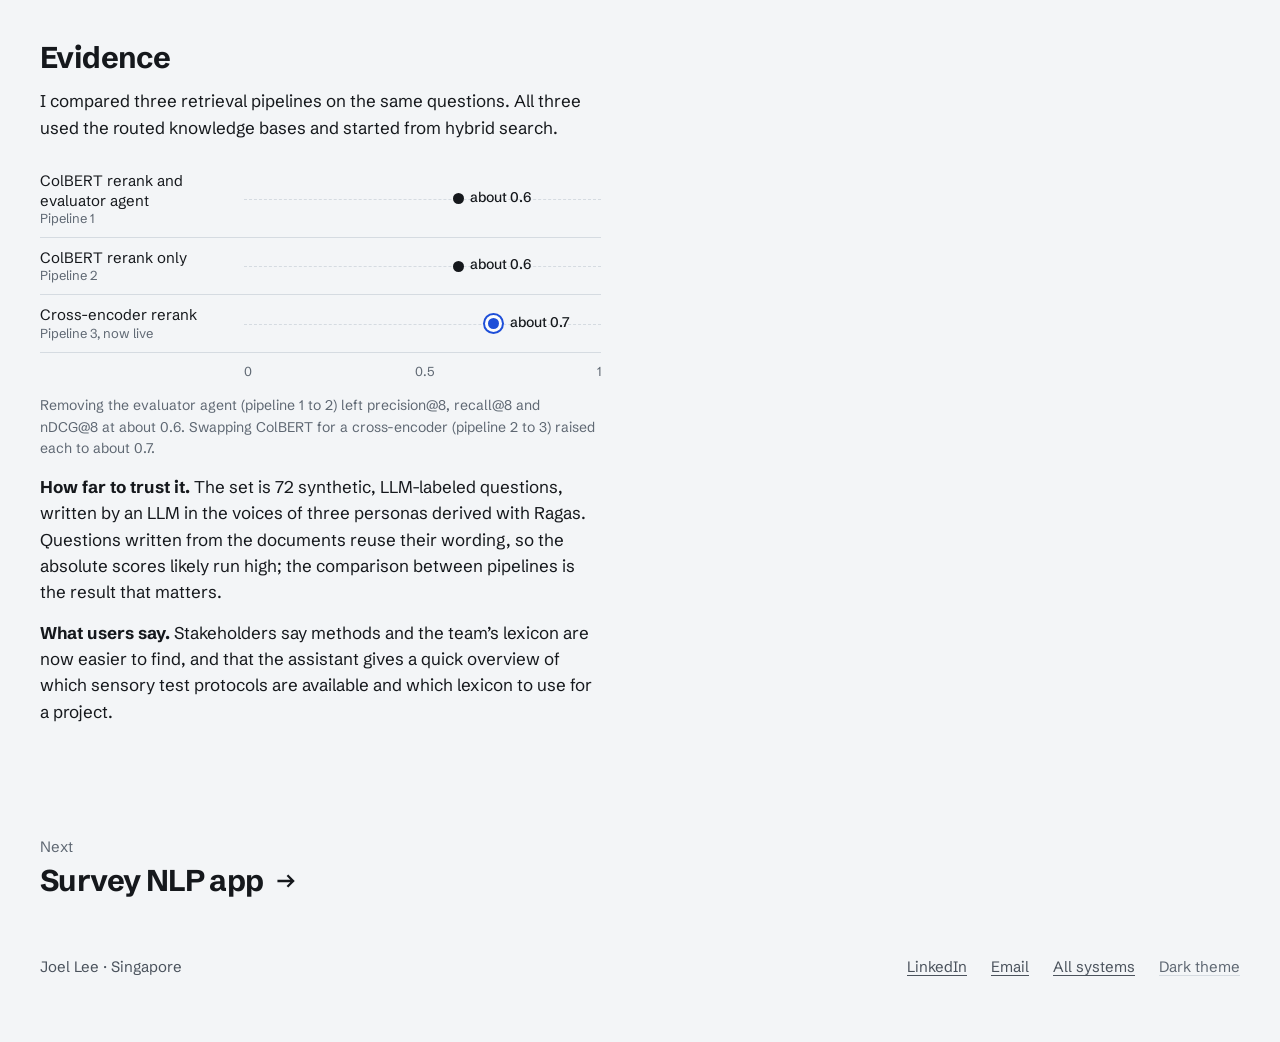
<file: work/rag/index.html>
<!doctype html>
<html lang="en">
<head>
<meta charset="utf-8">
<meta name="viewport" content="width=device-width, initial-scale=1">
<title>Agentic RAG assistant · Joel Lee</title>
<meta name="description" content="How Joel Lee built, measured and simplified a live retrieval-augmented assistant used by teams across APAC.">
<link rel="preconnect" href="https://fonts.googleapis.com">
<link rel="preconnect" href="https://fonts.gstatic.com" crossorigin>
<link href="https://fonts.googleapis.com/css2?family=Schibsted+Grotesk:wght@400;500;700;800&display=swap" rel="stylesheet">
<link rel="stylesheet" href="../case-study.css">
<style>
  /* Hero motif, version B of the animations review (docs/prototypes/archive/animations-review). */
  .motif-rag-b text { font-family: "Schibsted Grotesk", system-ui, sans-serif; }
  .motif-rag-b .name { fill: var(--band-muted); font-size: 12px; }
  .motif-rag-b .name.lead { fill: var(--band-fg); font-weight: 500; }
  .motif-rag-b .track { stroke: var(--band-faint); stroke-width: 1; }
  .motif-rag-b .tick { stroke: var(--band-faint); stroke-width: 1; }
  .motif-rag-b .tick-t, .motif-rag-b .cap { fill: var(--band-muted); font-size: 11px; }
  .motif-rag-b .dot { fill: var(--band-fg); animation: ragb-travel 900ms var(--ease-in-out) calc(var(--d) * 1ms) both; }
  .motif-rag-b .dot.lead { fill: var(--band-accent); }
  .motif-rag-b .ring { fill: none; stroke: var(--band-accent); stroke-width: 1.5; }
  .motif-rag-b .was { stroke: var(--band-muted); stroke-width: 1; stroke-dasharray: 2 2; }
  .motif-rag-b .gain { stroke: var(--band-accent); stroke-width: 1.5; }
  .motif-rag-b .val { fill: var(--band-muted); font-size: 11px; }
  .motif-rag-b .val.lead { fill: var(--band-accent); font-weight: 500; }
  @keyframes ragb-travel {
    0% { opacity: 0; transform: translateX(var(--dx)); }
    12% { opacity: 1; }
  }
</style>
</head>
<body>
<div class="band"><div class="page">
  <nav class="top" aria-label="Site">
    <a class="back" href="../../"><svg width="14" height="14" viewBox="0 0 14 14" aria-hidden="true"><path d="M13 7H2M6 3L2 7l4 4" fill="none" stroke="currentColor" stroke-width="1.6"/></svg>All systems</a>
  </nav>
  <div class="hero">
    <header class="intro">
      <h1>Agentic RAG assistant</h1>
      <p class="used">Used by teams across APAC</p>
      <p class="lede">Staff ask questions about sensory methods and get answers drawn from 800–1,000 pages of technical literature and internal documents, with the sources shown.</p>
      <p class="meta">Live. I designed, built, evaluated and deployed it, and I support it in production.</p>
    </header>
    <div class="motif motif-rag-b" aria-hidden="true"><svg viewBox="0 0 480 360" xmlns="http://www.w3.org/2000/svg">
      <text class="name m-fade" x="24" y="104" style="--d:60">With evaluator</text>
      <line class="track m-draw" x1="170" y1="100" x2="440" y2="100" style="--d:100"/>
      <circle class="dot" cx="332" cy="100" r="5" style="--dx:-162.0px; --d:400"/>
      <text class="val m-fade" x="348" y="90" style="--d:1300">about 0.6</text><text class="name m-fade" x="24" y="168" style="--d:140">Evaluator removed</text>
      <line class="track m-draw" x1="170" y1="164" x2="440" y2="164" style="--d:180"/>
      <circle class="dot" cx="332" cy="164" r="5" style="--dx:-162.0px; --d:580"/>
      <text class="val m-fade" x="348" y="154" style="--d:1480">about 0.6</text><text class="name lead m-fade" x="24" y="232" style="--d:220">Cross-encoder reranker</text>
      <line class="track m-draw" x1="170" y1="228" x2="440" y2="228" style="--d:260"/>
      <line class="was m-fade" x1="332" y1="222" x2="332" y2="234" style="--d:1500"/>
        <line class="gain m-draw" x1="332" y1="228" x2="359" y2="228" style="--d:1700"/>
        <circle class="ring m-pop" cx="359" cy="228" r="10" style="--d:1780"/>
      <circle class="dot lead" cx="359" cy="228" r="5" style="--dx:-189.0px; --d:760"/>
      <text class="val lead m-fade" x="375" y="218" style="--d:1660">about 0.7</text>
      <line class="tick m-fade" x1="170" y1="262" x2="170" y2="268" style="--d:300"/>
      <line class="tick m-fade" x1="440" y1="262" x2="440" y2="268" style="--d:300"/>
      <text class="tick-t m-fade" x="170" y="284" text-anchor="middle" style="--d:300">0</text>
      <text class="tick-t m-fade" x="440" y="284" text-anchor="middle" style="--d:300">1</text>
      <text class="cap m-fade" x="24" y="324" style="--d:1900">Precision, recall and nDCG@8 each, on synthetic, LLM-labeled questions</text>
    </svg></div>
  </div>
</div></div>

<div class="page">
  <main class="cs">
    <figure class="fig">
      <div class="frame">
        <svg viewBox="0 0 652 700" role="img" aria-labelledby="arch-title">
          <title id="arch-title">Architecture: a question goes to a clarifier, which routes it to one of three retrievers. Each runs hybrid search and cross-encoder reranking, with models served from a local GPU. A generator answers with sources and can search again. Langfuse records each run. An earlier evaluator agent was removed.</title>

          <g class="edge" data-link="question clarifier"><path d="M240 56V92"/><path class="head" d="M235.5 92L240 100L244.5 92Z"/></g>
          <g class="edge" data-link="clarifier retrievers">
            <path d="M240 160V176H102.7V188M240 176V188M240 176H377.3V188"/>
            <path class="head" d="M98.2 188L102.7 196L107.2 188ZM235.5 188L240 196L244.5 188ZM372.8 188L377.3 196L381.8 188Z"/>
          </g>
          <g class="edge" data-link="retrievers hybrid">
            <path d="M102.7 256V288M240 256V288M377.3 256V288"/>
            <path class="head" d="M98.2 288L102.7 296L107.2 288ZM235.5 288L240 296L244.5 288ZM372.8 288L377.3 296L381.8 288Z"/>
          </g>
          <g class="edge" data-link="hybrid rerank"><path d="M240 356V388"/><path class="head" d="M235.5 388L240 396L244.5 388Z"/></g>
          <g class="edge" data-link="rerank generator"><path d="M240 456V500"/><path class="head" d="M235.5 500L240 508L244.5 500Z"/></g>
          <g class="edge removed" data-link="rerank evaluator"><path d="M240 482H464"/><path class="head" d="M464 477.5L472 482L464 486.5Z"/></g>
          <g class="edge aside" data-link="gpu hybrid"><path d="M472 326H448"/><path class="head" d="M448 321.5L440 326L448 330.5Z"/></g>
          <g class="edge aside" data-link="gpu rerank"><path d="M472 426H448"/><path class="head" d="M448 421.5L440 426L448 430.5Z"/></g>
          <g class="edge" data-link="generator hybrid"><path d="M40 538H20V326H32"/><path class="head" d="M32 321.5L40 326L32 330.5Z"/></g>
          <g class="edge" data-link="generator answer"><path d="M240 568V600"/><path class="head" d="M235.5 600L240 608L244.5 600Z"/></g>
          <g class="edge aside" data-link="answer langfuse"><path d="M440 638H464"/><path class="head" d="M464 633.5L472 638L464 642.5Z"/></g>

          <g class="node" data-node="question"><rect x="160" y="16" width="160" height="40"/><text class="t" x="240" y="41" text-anchor="middle">Question</text></g>
          <g class="node" data-node="clarifier"><rect x="40" y="100" width="400" height="60"/><text class="t" x="56" y="125">Clarifier</text><text class="s" x="56" y="146">Asks follow-ups, records answers, picks a knowledge base</text></g>
          <g class="node" data-node="retrievers"><rect x="40" y="196" width="125.3" height="60"/><text class="t" x="47" y="221">Retriever</text><text class="s" x="47" y="242">Knowledge base 1</text></g>
          <g class="node" data-node="retrievers"><rect x="177.3" y="196" width="125.3" height="60"/><text class="t" x="184.3" y="221">Retriever</text><text class="s" x="184.3" y="242">Knowledge base 2</text></g>
          <g class="node" data-node="retrievers"><rect x="314.7" y="196" width="125.3" height="60"/><text class="t" x="321.7" y="221">Retriever</text><text class="s" x="321.7" y="242">Knowledge base 3</text></g>
          <g class="node" data-node="hybrid"><rect x="40" y="296" width="400" height="60"/><text class="t" x="56" y="321">Hybrid search</text><text class="s" x="56" y="342">BM25 keywords and vectors</text></g>
          <g class="node" data-node="rerank"><rect x="40" y="396" width="400" height="60"/><text class="t" x="56" y="421">Cross-encoder rerank</text><text class="s" x="56" y="442">Reorders the combined results</text></g>
          <g class="node" data-node="generator"><rect x="40" y="508" width="400" height="60"/><text class="t" x="56" y="533">Generator</text><text class="s" x="56" y="554">API model; can search again with a rewritten query</text></g>
          <g class="node" data-node="answer"><rect x="40" y="608" width="400" height="60"/><text class="t" x="56" y="633">Answer with sources</text><text class="s" x="56" y="654">The documents it drew on, listed with every answer</text></g>
          <g class="node" data-node="gpu"><rect x="472" y="296" width="160" height="140"/><text class="t" x="484" y="321">Local GPU</text><text class="s" x="484" y="342">Embeddings and</text><text class="s" x="484" y="358">reranker behind one</text><text class="s" x="484" y="374">endpoint, loaded when</text><text class="s" x="484" y="390">the app opens</text></g>
          <g class="node removed" data-node="evaluator"><rect x="472" y="452" width="160" height="60"/><text class="t" x="484" y="477">Evaluator agent</text><line x1="484" y1="472" x2="596" y2="472"/><text class="s" x="484" y="498">Removed after testing</text></g>
          <g class="node" data-node="langfuse"><rect x="472" y="590" width="160" height="96"/><text class="t" x="484" y="615">Langfuse</text><text class="s" x="484" y="636">Traces every run</text><text class="s" x="484" y="652">LLM judge</text><text class="s" x="484" y="668">Thumbs feedback</text></g>
        </svg>
      </div>
      <figcaption></figcaption>
    </figure>

    <div class="text">
      <section data-nodes="" aria-labelledby="problem">
        <h2 id="problem">The problem</h2>
        <p>Sensory methods were scattered across long technical literature, internal documents and legacy slide decks. New colleagues had to find them for the first time, and busy ones had to recall them quickly.</p>
        <p>The material comes in three kinds: textbooks, internal knowledge (including the slide decks) and a third type of document. A single retriever over all of it often returned chunks from the wrong kind, so I split it into three knowledge bases.</p>
        <p>People also describe products in everyday words, while the team works in a fixed sensory vocabulary, its lexicon. New joiners don’t know the lexicon yet, and experienced colleagues still need to recall which terms fit, so a useful answer often needs that translation too.</p>
      </section>

      <section data-nodes="" aria-labelledby="owned">
        <h2 id="owned">What I owned</h2>
        <p>All of it. I designed, built, evaluated and deployed the assistant, and I support it in production. That covers the LangGraph flow, the retrieval pipeline, the Shiny for Python interface, the evaluation set, the tracing and the Podman container it runs in.</p>
        <p>The search models run on a local inference stack, which I also set up and which has its own case study.</p>
      </section>

      <section data-nodes="" aria-labelledby="how">
        <h2 id="how">How it works</h2>
        <div class="step" data-nodes="question clarifier retrievers">
          <h3>Clarify and route</h3>
          <p>A <span class="term" data-node="clarifier">clarifier</span> reads the question and, when context is missing, asks follow-up questions and waits for the answers. It writes what it learns into structured fields in the graph’s state. Later steps read those fields, and the clarifier uses them to send the question to one of <span class="term" data-node="retrievers">three retrievers</span>, so each search stays inside one kind of document.</p>
        </div>
        <div class="step" data-nodes="retrievers hybrid rerank gpu">
          <h3>Retrieve</h3>
          <p>Each retriever has its own knowledge base and runs the same pipeline: <span class="term" data-node="hybrid">BM25 keyword search and vector search,</span> then a <span class="term" data-node="rerank">cross-encoder</span> reranks the combined results.</p>
          <p>The embedding model and the reranker run on a <span class="term" data-node="gpu">local GPU</span>, behind one OpenAI-compatible endpoint. The app sends a warm-up request when it opens, so the 40–60 second model load happens before the first question instead of during it to reduce user-perceived latency.</p>
        </div>
        <div class="step" data-nodes="generator answer hybrid">
          <h3>Answer</h3>
          <p>The <span class="term" data-node="generator">generator</span> drafts an answer from the reranked chunks. When the draft needs more, it calls the retriever again with a rewritten or expanded query. Every answer lists the documents it drew on, so people can check the basis before they rely on it.</p>
          <p>A separate lexicon search, also reachable from the chat with a slash command, combines embeddings with keyword search to map everyday descriptive words to the team’s lexicon. </p>
        </div>
        <div class="step" data-nodes="langfuse generator answer">
          <h3>Evals</h3>
          <p>Self-hosted <span class="term" data-node="langfuse">Langfuse</span> traces every run. An LLM judge reads the question, the retrieved chunks and the answer, and labels the answer grounded, somewhat grounded or not grounded; it asks three different models and combines the results. Users can rate answers with a thumbs up or down, stored next to the trace. Together they show when answers go wrong, without relying on anecdotes.</p>
        </div>
      </section>

      <section data-nodes="" aria-labelledby="decisions">
        <h2 id="decisions">Decisions</h2>
        <div class="step" data-nodes="evaluator rerank">
          <h3>Removed the evaluator agent</h3>
          <p>An earlier version had an LLM agent that judged each retrieved chunk before generation. It sounds good in theory, but it added extra model calls. So I tested whether it earned them: three pipelines on the same questions, shown under Evidence. Taking it out (pipeline 1 to 2) left retrieval about where it was, so I removed it. A cross-encoder reranker (pipeline 3) then gave the gain.</p>
          <p class="run"><b>Result.</b> Removing it took its LLM calls out of every query, cutting latency and token cost. The lesson I took: a cheaper, deterministic component beat an extra LLM step, so measure before adding agents.</p>
        </div>
        <div class="step" data-nodes="clarifier retrievers">
          <h3>Routed each question to one knowledge base</h3>
          <p>One retriever over mixed sources kept returning chunks from the wrong kind of document. Rather than ask users to know where information lives, the clarifier now routes each question for them.</p>
        </div>
        <div class="step" data-nodes="gpu generator langfuse">
          <h3>Local models for search, an API for answers</h3>
          <p>Embedding and reranking run on local hardware, so they carry no per-call fee. The generator and the judge run on an API, because writing and grading answers is where a frontier model earns its cost.</p>
          <p class="run"><b>Trade-off.</b> The API step sends the question and the top-ranked passages outside the network, and the provider sets the price. I accepted that for the two steps where model intelligence matters most in the pipeline.</p>
        </div>
      </section>

      <section data-nodes="hybrid rerank evaluator" aria-labelledby="evidence">
        <h2 id="evidence">Evidence</h2>
        <p>I compared three retrieval pipelines on the same questions. All three used the routed knowledge bases and started from hybrid search.</p>
        <ol class="dots" aria-label="Retrieval quality by pipeline, on a scale from 0 to 1">
          <li><span class="name">ColBERT rerank and evaluator agent<small>Pipeline 1</small></span><span class="track"><i style="left: 60%"></i><b style="left: 60%">about 0.6</b></span></li>
          <li><span class="name">ColBERT rerank only<small>Pipeline 2</small></span><span class="track"><i style="left: 60%"></i><b style="left: 60%">about 0.6</b></span></li>
          <li><span class="name">Cross-encoder rerank<small>Pipeline 3, now live</small></span><span class="track"><i class="on" style="left: 70%"></i><b style="left: 70%">about 0.7</b></span></li>
        </ol>
        <div class="scale" aria-hidden="true"><span></span><span><span>0</span><span>0.5</span><span>1</span></span></div>
        <p>Removing the evaluator agent (pipeline 1 to 2) left precision@8, recall@8 and nDCG@8 at about 0.6. Swapping ColBERT for a cross-encoder (pipeline 2 to 3) raised each to about 0.7.</p>
        <p class="run"><b>How far to trust it.</b> The set is 72 synthetic, LLM-labeled questions, written by an LLM in the voices of three personas derived with Ragas. Questions written from the documents reuse their wording, so the absolute scores likely run high; the comparison between pipelines is the result that matters.</p>
        <p class="run"><b>What users say.</b> Stakeholders say methods and the team’s lexicon are now easier to find, and that the assistant gives a quick overview of which sensory test protocols are available and which lexicon to use for a project.</p>
      </section>
    </div>
  </main>

  <nav class="next" aria-label="Next case study">
    <span>Next</span>
    <a href="../nlp/">Survey NLP app <svg width="20" height="20" viewBox="0 0 14 14" aria-hidden="true"><path d="M1 7h11M8 3l4 4-4 4" fill="none" stroke="currentColor" stroke-width="1.6"/></svg></a>
  </nav>

  <footer>
    <span>Joel Lee · Singapore</span>
    <nav aria-label="Footer">
      <a href="https://www.linkedin.com/in/joellee3433b221a" rel="noopener">LinkedIn</a>
      <a href="mailto:cryptic912@gmail.com">Email</a>
      <a href="../../">All systems</a>
      <button class="theme" type="button" id="theme"></button>
    </nav>
  </footer>
</div>
<script src="../case-study.js"></script>
</body>
</html>
</file>
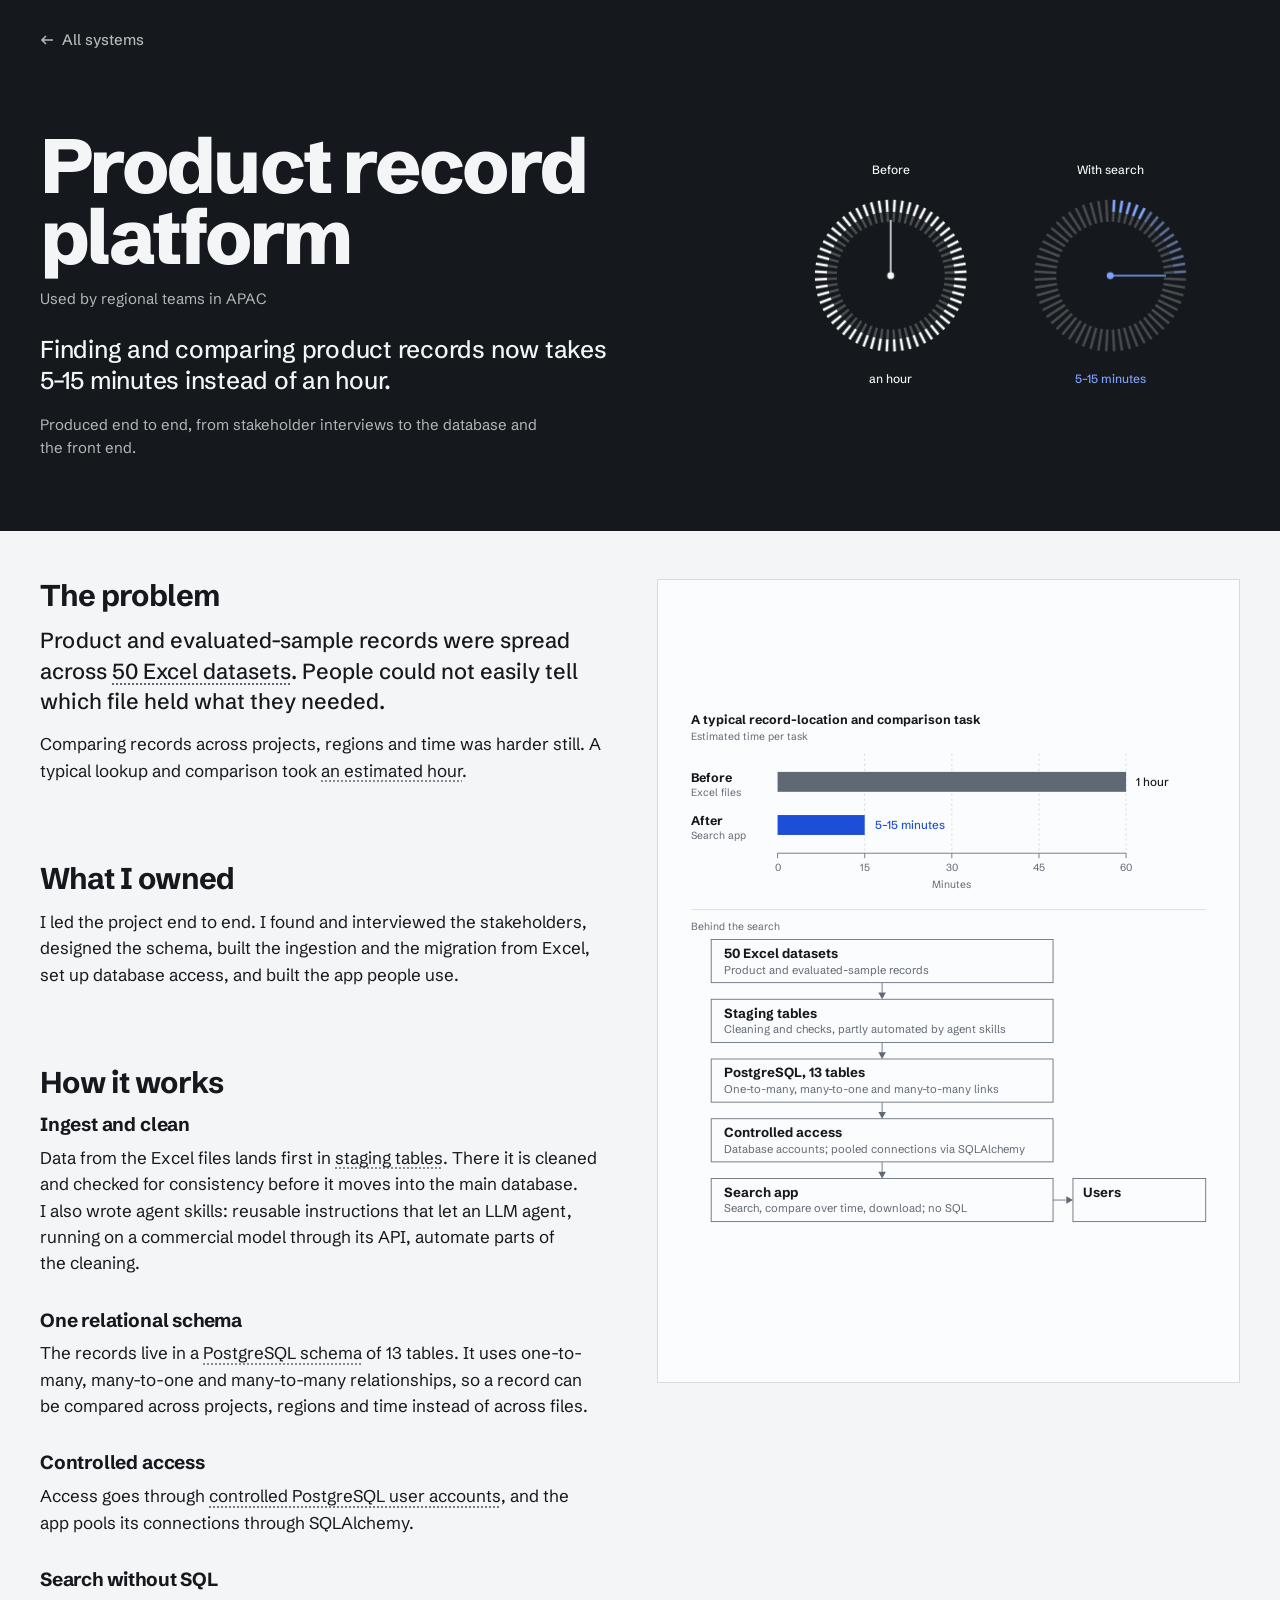
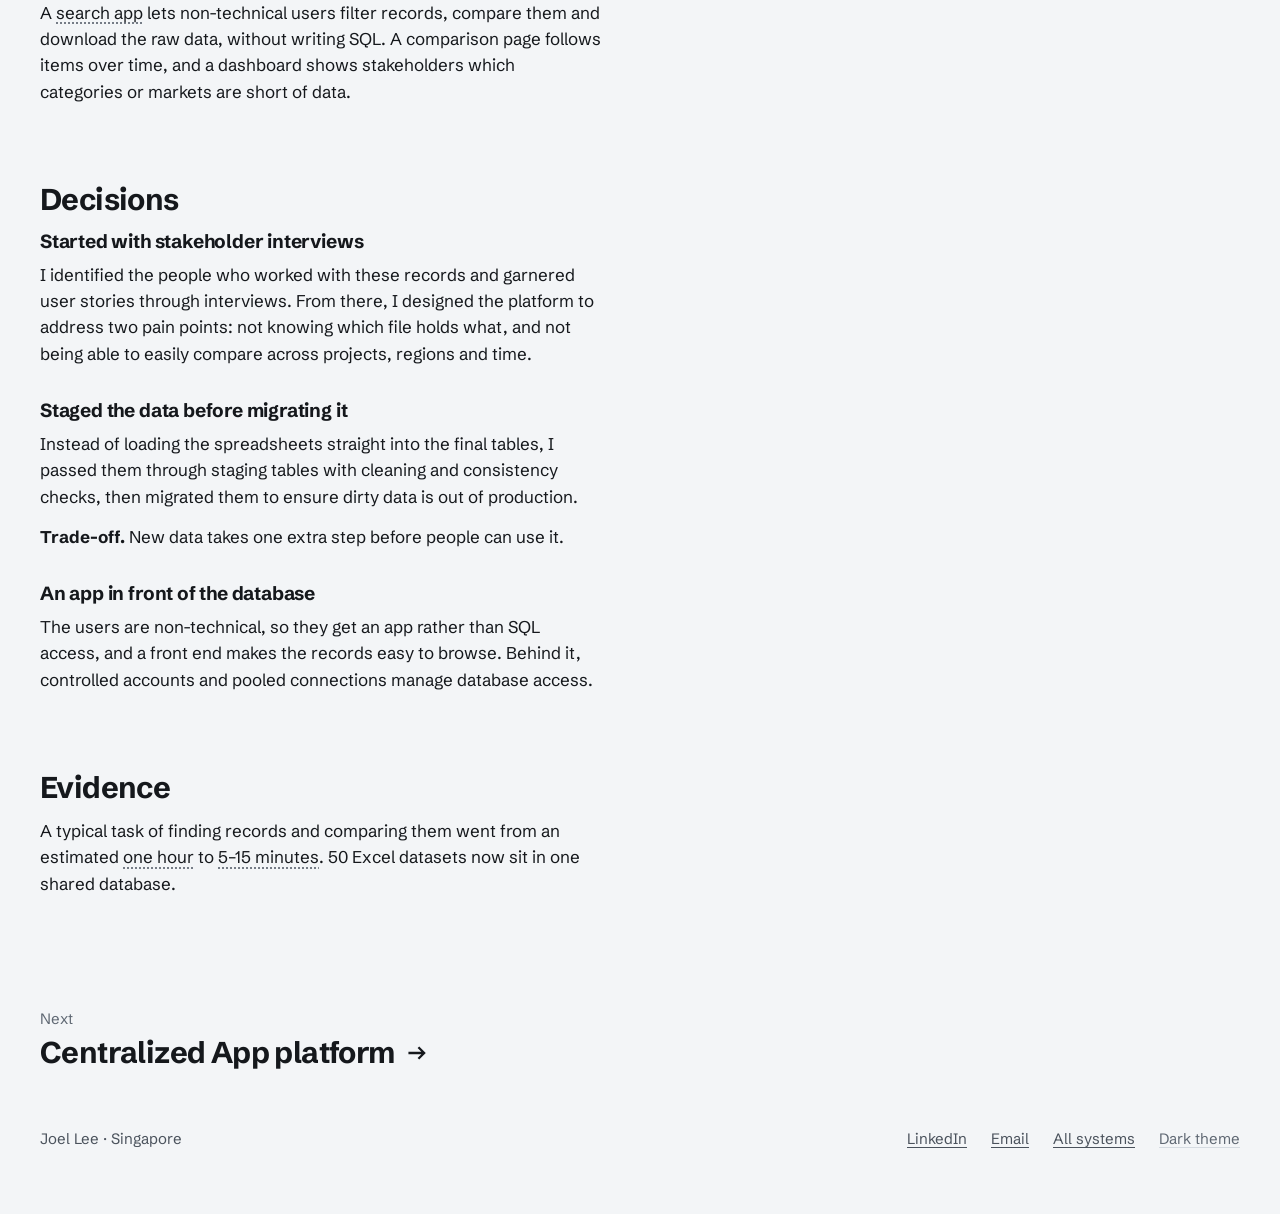
<file: work/records/index.html>
<!doctype html>
<html lang="en">
<head>
<meta charset="utf-8">
<meta name="viewport" content="width=device-width, initial-scale=1">
<title>Product record platform · Joel Lee</title>
<meta name="description" content="How Joel Lee replaced 50 spreadsheets with a PostgreSQL database and a search app that cut a typical record lookup from an hour to 5–15 minutes.">
<link rel="preconnect" href="https://fonts.googleapis.com">
<link rel="preconnect" href="https://fonts.gstatic.com" crossorigin>
<link href="https://fonts.googleapis.com/css2?family=Schibsted+Grotesk:wght@400;500;700;800&display=swap" rel="stylesheet">
<link rel="stylesheet" href="../case-study.css">
<style>
  /* Time chart drawn inside the pinned figure */
  .chart .ct { fill: var(--ink); font-size: 15px; font-weight: 700; }
  .chart .cs { fill: var(--ink-3); font-size: 12.5px; }
  .chart .lab { fill: var(--ink); font-size: 14px; font-weight: 500; }
  .chart .axis { stroke: var(--ink-3); stroke-width: 1; fill: none; }
  .chart .grid { stroke: var(--hair); stroke-width: 1; stroke-dasharray: 3 3; }
  .chart .bar { fill: var(--ink-3); }
  .chart .range { fill: var(--vector); }
  .chart .after .lab { fill: var(--vector); }
  .sep { stroke: var(--hair); stroke-width: 1; }
  .sub { fill: var(--ink-3); font-size: 12.5px; }
</style>
<style>
  /* Hero motif, version B of the animations review (docs/prototypes/archive/animations-review). */
  .motif-records-b text { font-family: "Schibsted Grotesk", system-ui, sans-serif; font-size: 11px; fill: var(--band-muted); }
  .motif-records-b .row { font-size: 12px; fill: var(--band-fg); font-weight: 500; }
  /* Ticks are placed by their transform attribute around the dial centre, so they need the view box, not their own box. */
  .motif-records-b .track, .motif-records-b .tick { transform-box: view-box; transform-origin: 0 0; }
  .motif-records-b .track { fill: var(--band-faint); }
  .motif-records-b .tick.fg { fill: var(--band-fg); }
  .motif-records-b .tick.ac { fill: var(--band-accent); }
  .motif-records-b .tick.soft { fill-opacity: 0.4; }
  .motif-records-b .hub.fg { fill: var(--band-fg); }
  .motif-records-b .hub.ac { fill: var(--band-accent); }
  .motif-records-b .hand { stroke-width: 1.5; transform-box: view-box; }
  .motif-records-b .hand.fg { stroke: var(--band-fg); animation: recordsb-sweep-before 900ms linear 200ms both; }
  .motif-records-b .hand.ac { stroke: var(--band-accent); animation: recordsb-sweep-after 400ms var(--ease-out) 1250ms both; }
  .motif-records-b .val-ac { fill: var(--band-accent); font-size: 12px; font-weight: 500; }
  .motif-records-b .val { fill: var(--band-fg); font-size: 12px; font-weight: 500; }
  @keyframes recordsb-sweep-before { from { transform: rotate(0deg); } }
  @keyframes recordsb-sweep-after { from { transform: rotate(0deg); } }
</style>
</head>
<body>
<div class="band"><div class="page">
  <nav class="top" aria-label="Site">
    <a class="back" href="../../"><svg width="14" height="14" viewBox="0 0 14 14" aria-hidden="true"><path d="M13 7H2M6 3L2 7l4 4" fill="none" stroke="currentColor" stroke-width="1.6"/></svg>All systems</a>
  </nav>
  <div class="hero">
    <header class="intro">
      <h1>Product record platform</h1>
      <p class="used">Used by regional teams in APAC</p>
      <p class="lede">Finding and comparing product records now takes <span style="white-space: nowrap">5–15 minutes</span> instead of an hour.</p>
      <p class="meta">Produced end to end, from stakeholder interviews to the database and the front end.</p>
    </header>
    <div class="motif motif-records-b" aria-hidden="true"><svg viewBox="0 0 480 360" xmlns="http://www.w3.org/2000/svg">
  <text class="row m-fade" x="130" y="58" text-anchor="middle" style="--d:40">Before</text>
  <text class="row m-fade" x="350" y="58" text-anchor="middle" style="--d:1150">With search</text>
  <g class="m-fade" style="--d:60"><rect class="track" x="-1.25" y="-76" width="2.5" height="12" transform="translate(130 160) rotate(3)"/><rect class="track" x="-1.25" y="-76" width="2.5" height="12" transform="translate(130 160) rotate(9)"/><rect class="track" x="-1.25" y="-76" width="2.5" height="12" transform="translate(130 160) rotate(15)"/><rect class="track" x="-1.25" y="-76" width="2.5" height="12" transform="translate(130 160) rotate(21)"/><rect class="track" x="-1.25" y="-76" width="2.5" height="12" transform="translate(130 160) rotate(27)"/><rect class="track" x="-1.25" y="-76" width="2.5" height="12" transform="translate(130 160) rotate(33)"/><rect class="track" x="-1.25" y="-76" width="2.5" height="12" transform="translate(130 160) rotate(39)"/><rect class="track" x="-1.25" y="-76" width="2.5" height="12" transform="translate(130 160) rotate(45)"/><rect class="track" x="-1.25" y="-76" width="2.5" height="12" transform="translate(130 160) rotate(51)"/><rect class="track" x="-1.25" y="-76" width="2.5" height="12" transform="translate(130 160) rotate(57)"/><rect class="track" x="-1.25" y="-76" width="2.5" height="12" transform="translate(130 160) rotate(63)"/><rect class="track" x="-1.25" y="-76" width="2.5" height="12" transform="translate(130 160) rotate(69)"/><rect class="track" x="-1.25" y="-76" width="2.5" height="12" transform="translate(130 160) rotate(75)"/><rect class="track" x="-1.25" y="-76" width="2.5" height="12" transform="translate(130 160) rotate(81)"/><rect class="track" x="-1.25" y="-76" width="2.5" height="12" transform="translate(130 160) rotate(87)"/><rect class="track" x="-1.25" y="-76" width="2.5" height="12" transform="translate(130 160) rotate(93)"/><rect class="track" x="-1.25" y="-76" width="2.5" height="12" transform="translate(130 160) rotate(99)"/><rect class="track" x="-1.25" y="-76" width="2.5" height="12" transform="translate(130 160) rotate(105)"/><rect class="track" x="-1.25" y="-76" width="2.5" height="12" transform="translate(130 160) rotate(111)"/><rect class="track" x="-1.25" y="-76" width="2.5" height="12" transform="translate(130 160) rotate(117)"/><rect class="track" x="-1.25" y="-76" width="2.5" height="12" transform="translate(130 160) rotate(123)"/><rect class="track" x="-1.25" y="-76" width="2.5" height="12" transform="translate(130 160) rotate(129)"/><rect class="track" x="-1.25" y="-76" width="2.5" height="12" transform="translate(130 160) rotate(135)"/><rect class="track" x="-1.25" y="-76" width="2.5" height="12" transform="translate(130 160) rotate(141)"/><rect class="track" x="-1.25" y="-76" width="2.5" height="12" transform="translate(130 160) rotate(147)"/><rect class="track" x="-1.25" y="-76" width="2.5" height="12" transform="translate(130 160) rotate(153)"/><rect class="track" x="-1.25" y="-76" width="2.5" height="12" transform="translate(130 160) rotate(159)"/><rect class="track" x="-1.25" y="-76" width="2.5" height="12" transform="translate(130 160) rotate(165)"/><rect class="track" x="-1.25" y="-76" width="2.5" height="12" transform="translate(130 160) rotate(171)"/><rect class="track" x="-1.25" y="-76" width="2.5" height="12" transform="translate(130 160) rotate(177)"/><rect class="track" x="-1.25" y="-76" width="2.5" height="12" transform="translate(130 160) rotate(183)"/><rect class="track" x="-1.25" y="-76" width="2.5" height="12" transform="translate(130 160) rotate(189)"/><rect class="track" x="-1.25" y="-76" width="2.5" height="12" transform="translate(130 160) rotate(195)"/><rect class="track" x="-1.25" y="-76" width="2.5" height="12" transform="translate(130 160) rotate(201)"/><rect class="track" x="-1.25" y="-76" width="2.5" height="12" transform="translate(130 160) rotate(207)"/><rect class="track" x="-1.25" y="-76" width="2.5" height="12" transform="translate(130 160) rotate(213)"/><rect class="track" x="-1.25" y="-76" width="2.5" height="12" transform="translate(130 160) rotate(219)"/><rect class="track" x="-1.25" y="-76" width="2.5" height="12" transform="translate(130 160) rotate(225)"/><rect class="track" x="-1.25" y="-76" width="2.5" height="12" transform="translate(130 160) rotate(231)"/><rect class="track" x="-1.25" y="-76" width="2.5" height="12" transform="translate(130 160) rotate(237)"/><rect class="track" x="-1.25" y="-76" width="2.5" height="12" transform="translate(130 160) rotate(243)"/><rect class="track" x="-1.25" y="-76" width="2.5" height="12" transform="translate(130 160) rotate(249)"/><rect class="track" x="-1.25" y="-76" width="2.5" height="12" transform="translate(130 160) rotate(255)"/><rect class="track" x="-1.25" y="-76" width="2.5" height="12" transform="translate(130 160) rotate(261)"/><rect class="track" x="-1.25" y="-76" width="2.5" height="12" transform="translate(130 160) rotate(267)"/><rect class="track" x="-1.25" y="-76" width="2.5" height="12" transform="translate(130 160) rotate(273)"/><rect class="track" x="-1.25" y="-76" width="2.5" height="12" transform="translate(130 160) rotate(279)"/><rect class="track" x="-1.25" y="-76" width="2.5" height="12" transform="translate(130 160) rotate(285)"/><rect class="track" x="-1.25" y="-76" width="2.5" height="12" transform="translate(130 160) rotate(291)"/><rect class="track" x="-1.25" y="-76" width="2.5" height="12" transform="translate(130 160) rotate(297)"/><rect class="track" x="-1.25" y="-76" width="2.5" height="12" transform="translate(130 160) rotate(303)"/><rect class="track" x="-1.25" y="-76" width="2.5" height="12" transform="translate(130 160) rotate(309)"/><rect class="track" x="-1.25" y="-76" width="2.5" height="12" transform="translate(130 160) rotate(315)"/><rect class="track" x="-1.25" y="-76" width="2.5" height="12" transform="translate(130 160) rotate(321)"/><rect class="track" x="-1.25" y="-76" width="2.5" height="12" transform="translate(130 160) rotate(327)"/><rect class="track" x="-1.25" y="-76" width="2.5" height="12" transform="translate(130 160) rotate(333)"/><rect class="track" x="-1.25" y="-76" width="2.5" height="12" transform="translate(130 160) rotate(339)"/><rect class="track" x="-1.25" y="-76" width="2.5" height="12" transform="translate(130 160) rotate(345)"/><rect class="track" x="-1.25" y="-76" width="2.5" height="12" transform="translate(130 160) rotate(351)"/><rect class="track" x="-1.25" y="-76" width="2.5" height="12" transform="translate(130 160) rotate(357)"/></g><rect class="tick m-fade fg" x="-1.25" y="-76" width="2.5" height="12" transform="translate(130 160) rotate(3)" style="--d:200"/><rect class="tick m-fade fg" x="-1.25" y="-76" width="2.5" height="12" transform="translate(130 160) rotate(9)" style="--d:215"/><rect class="tick m-fade fg" x="-1.25" y="-76" width="2.5" height="12" transform="translate(130 160) rotate(15)" style="--d:230"/><rect class="tick m-fade fg" x="-1.25" y="-76" width="2.5" height="12" transform="translate(130 160) rotate(21)" style="--d:245"/><rect class="tick m-fade fg" x="-1.25" y="-76" width="2.5" height="12" transform="translate(130 160) rotate(27)" style="--d:260"/><rect class="tick m-fade fg" x="-1.25" y="-76" width="2.5" height="12" transform="translate(130 160) rotate(33)" style="--d:275"/><rect class="tick m-fade fg" x="-1.25" y="-76" width="2.5" height="12" transform="translate(130 160) rotate(39)" style="--d:290"/><rect class="tick m-fade fg" x="-1.25" y="-76" width="2.5" height="12" transform="translate(130 160) rotate(45)" style="--d:305"/><rect class="tick m-fade fg" x="-1.25" y="-76" width="2.5" height="12" transform="translate(130 160) rotate(51)" style="--d:320"/><rect class="tick m-fade fg" x="-1.25" y="-76" width="2.5" height="12" transform="translate(130 160) rotate(57)" style="--d:335"/><rect class="tick m-fade fg" x="-1.25" y="-76" width="2.5" height="12" transform="translate(130 160) rotate(63)" style="--d:350"/><rect class="tick m-fade fg" x="-1.25" y="-76" width="2.5" height="12" transform="translate(130 160) rotate(69)" style="--d:365"/><rect class="tick m-fade fg" x="-1.25" y="-76" width="2.5" height="12" transform="translate(130 160) rotate(75)" style="--d:380"/><rect class="tick m-fade fg" x="-1.25" y="-76" width="2.5" height="12" transform="translate(130 160) rotate(81)" style="--d:395"/><rect class="tick m-fade fg" x="-1.25" y="-76" width="2.5" height="12" transform="translate(130 160) rotate(87)" style="--d:410"/><rect class="tick m-fade fg" x="-1.25" y="-76" width="2.5" height="12" transform="translate(130 160) rotate(93)" style="--d:425"/><rect class="tick m-fade fg" x="-1.25" y="-76" width="2.5" height="12" transform="translate(130 160) rotate(99)" style="--d:440"/><rect class="tick m-fade fg" x="-1.25" y="-76" width="2.5" height="12" transform="translate(130 160) rotate(105)" style="--d:455"/><rect class="tick m-fade fg" x="-1.25" y="-76" width="2.5" height="12" transform="translate(130 160) rotate(111)" style="--d:470"/><rect class="tick m-fade fg" x="-1.25" y="-76" width="2.5" height="12" transform="translate(130 160) rotate(117)" style="--d:485"/><rect class="tick m-fade fg" x="-1.25" y="-76" width="2.5" height="12" transform="translate(130 160) rotate(123)" style="--d:500"/><rect class="tick m-fade fg" x="-1.25" y="-76" width="2.5" height="12" transform="translate(130 160) rotate(129)" style="--d:515"/><rect class="tick m-fade fg" x="-1.25" y="-76" width="2.5" height="12" transform="translate(130 160) rotate(135)" style="--d:530"/><rect class="tick m-fade fg" x="-1.25" y="-76" width="2.5" height="12" transform="translate(130 160) rotate(141)" style="--d:545"/><rect class="tick m-fade fg" x="-1.25" y="-76" width="2.5" height="12" transform="translate(130 160) rotate(147)" style="--d:560"/><rect class="tick m-fade fg" x="-1.25" y="-76" width="2.5" height="12" transform="translate(130 160) rotate(153)" style="--d:575"/><rect class="tick m-fade fg" x="-1.25" y="-76" width="2.5" height="12" transform="translate(130 160) rotate(159)" style="--d:590"/><rect class="tick m-fade fg" x="-1.25" y="-76" width="2.5" height="12" transform="translate(130 160) rotate(165)" style="--d:605"/><rect class="tick m-fade fg" x="-1.25" y="-76" width="2.5" height="12" transform="translate(130 160) rotate(171)" style="--d:620"/><rect class="tick m-fade fg" x="-1.25" y="-76" width="2.5" height="12" transform="translate(130 160) rotate(177)" style="--d:635"/><rect class="tick m-fade fg" x="-1.25" y="-76" width="2.5" height="12" transform="translate(130 160) rotate(183)" style="--d:650"/><rect class="tick m-fade fg" x="-1.25" y="-76" width="2.5" height="12" transform="translate(130 160) rotate(189)" style="--d:665"/><rect class="tick m-fade fg" x="-1.25" y="-76" width="2.5" height="12" transform="translate(130 160) rotate(195)" style="--d:680"/><rect class="tick m-fade fg" x="-1.25" y="-76" width="2.5" height="12" transform="translate(130 160) rotate(201)" style="--d:695"/><rect class="tick m-fade fg" x="-1.25" y="-76" width="2.5" height="12" transform="translate(130 160) rotate(207)" style="--d:710"/><rect class="tick m-fade fg" x="-1.25" y="-76" width="2.5" height="12" transform="translate(130 160) rotate(213)" style="--d:725"/><rect class="tick m-fade fg" x="-1.25" y="-76" width="2.5" height="12" transform="translate(130 160) rotate(219)" style="--d:740"/><rect class="tick m-fade fg" x="-1.25" y="-76" width="2.5" height="12" transform="translate(130 160) rotate(225)" style="--d:755"/><rect class="tick m-fade fg" x="-1.25" y="-76" width="2.5" height="12" transform="translate(130 160) rotate(231)" style="--d:770"/><rect class="tick m-fade fg" x="-1.25" y="-76" width="2.5" height="12" transform="translate(130 160) rotate(237)" style="--d:785"/><rect class="tick m-fade fg" x="-1.25" y="-76" width="2.5" height="12" transform="translate(130 160) rotate(243)" style="--d:800"/><rect class="tick m-fade fg" x="-1.25" y="-76" width="2.5" height="12" transform="translate(130 160) rotate(249)" style="--d:815"/><rect class="tick m-fade fg" x="-1.25" y="-76" width="2.5" height="12" transform="translate(130 160) rotate(255)" style="--d:830"/><rect class="tick m-fade fg" x="-1.25" y="-76" width="2.5" height="12" transform="translate(130 160) rotate(261)" style="--d:845"/><rect class="tick m-fade fg" x="-1.25" y="-76" width="2.5" height="12" transform="translate(130 160) rotate(267)" style="--d:860"/><rect class="tick m-fade fg" x="-1.25" y="-76" width="2.5" height="12" transform="translate(130 160) rotate(273)" style="--d:875"/><rect class="tick m-fade fg" x="-1.25" y="-76" width="2.5" height="12" transform="translate(130 160) rotate(279)" style="--d:890"/><rect class="tick m-fade fg" x="-1.25" y="-76" width="2.5" height="12" transform="translate(130 160) rotate(285)" style="--d:905"/><rect class="tick m-fade fg" x="-1.25" y="-76" width="2.5" height="12" transform="translate(130 160) rotate(291)" style="--d:920"/><rect class="tick m-fade fg" x="-1.25" y="-76" width="2.5" height="12" transform="translate(130 160) rotate(297)" style="--d:935"/><rect class="tick m-fade fg" x="-1.25" y="-76" width="2.5" height="12" transform="translate(130 160) rotate(303)" style="--d:950"/><rect class="tick m-fade fg" x="-1.25" y="-76" width="2.5" height="12" transform="translate(130 160) rotate(309)" style="--d:965"/><rect class="tick m-fade fg" x="-1.25" y="-76" width="2.5" height="12" transform="translate(130 160) rotate(315)" style="--d:980"/><rect class="tick m-fade fg" x="-1.25" y="-76" width="2.5" height="12" transform="translate(130 160) rotate(321)" style="--d:995"/><rect class="tick m-fade fg" x="-1.25" y="-76" width="2.5" height="12" transform="translate(130 160) rotate(327)" style="--d:1010"/><rect class="tick m-fade fg" x="-1.25" y="-76" width="2.5" height="12" transform="translate(130 160) rotate(333)" style="--d:1025"/><rect class="tick m-fade fg" x="-1.25" y="-76" width="2.5" height="12" transform="translate(130 160) rotate(339)" style="--d:1040"/><rect class="tick m-fade fg" x="-1.25" y="-76" width="2.5" height="12" transform="translate(130 160) rotate(345)" style="--d:1055"/><rect class="tick m-fade fg" x="-1.25" y="-76" width="2.5" height="12" transform="translate(130 160) rotate(351)" style="--d:1070"/><rect class="tick m-fade fg" x="-1.25" y="-76" width="2.5" height="12" transform="translate(130 160) rotate(357)" style="--d:1085"/>
      <line class="hand fg" x1="130" y1="160" x2="130" y2="104" style="transform-origin:130px 160px; transform: rotate(360deg)"/>
      <circle class="hub fg" cx="130" cy="160" r="3.5"/>
  <g class="m-fade" style="--d:60"><rect class="track" x="-1.25" y="-76" width="2.5" height="12" transform="translate(350 160) rotate(3)"/><rect class="track" x="-1.25" y="-76" width="2.5" height="12" transform="translate(350 160) rotate(9)"/><rect class="track" x="-1.25" y="-76" width="2.5" height="12" transform="translate(350 160) rotate(15)"/><rect class="track" x="-1.25" y="-76" width="2.5" height="12" transform="translate(350 160) rotate(21)"/><rect class="track" x="-1.25" y="-76" width="2.5" height="12" transform="translate(350 160) rotate(27)"/><rect class="track" x="-1.25" y="-76" width="2.5" height="12" transform="translate(350 160) rotate(33)"/><rect class="track" x="-1.25" y="-76" width="2.5" height="12" transform="translate(350 160) rotate(39)"/><rect class="track" x="-1.25" y="-76" width="2.5" height="12" transform="translate(350 160) rotate(45)"/><rect class="track" x="-1.25" y="-76" width="2.5" height="12" transform="translate(350 160) rotate(51)"/><rect class="track" x="-1.25" y="-76" width="2.5" height="12" transform="translate(350 160) rotate(57)"/><rect class="track" x="-1.25" y="-76" width="2.5" height="12" transform="translate(350 160) rotate(63)"/><rect class="track" x="-1.25" y="-76" width="2.5" height="12" transform="translate(350 160) rotate(69)"/><rect class="track" x="-1.25" y="-76" width="2.5" height="12" transform="translate(350 160) rotate(75)"/><rect class="track" x="-1.25" y="-76" width="2.5" height="12" transform="translate(350 160) rotate(81)"/><rect class="track" x="-1.25" y="-76" width="2.5" height="12" transform="translate(350 160) rotate(87)"/><rect class="track" x="-1.25" y="-76" width="2.5" height="12" transform="translate(350 160) rotate(93)"/><rect class="track" x="-1.25" y="-76" width="2.5" height="12" transform="translate(350 160) rotate(99)"/><rect class="track" x="-1.25" y="-76" width="2.5" height="12" transform="translate(350 160) rotate(105)"/><rect class="track" x="-1.25" y="-76" width="2.5" height="12" transform="translate(350 160) rotate(111)"/><rect class="track" x="-1.25" y="-76" width="2.5" height="12" transform="translate(350 160) rotate(117)"/><rect class="track" x="-1.25" y="-76" width="2.5" height="12" transform="translate(350 160) rotate(123)"/><rect class="track" x="-1.25" y="-76" width="2.5" height="12" transform="translate(350 160) rotate(129)"/><rect class="track" x="-1.25" y="-76" width="2.5" height="12" transform="translate(350 160) rotate(135)"/><rect class="track" x="-1.25" y="-76" width="2.5" height="12" transform="translate(350 160) rotate(141)"/><rect class="track" x="-1.25" y="-76" width="2.5" height="12" transform="translate(350 160) rotate(147)"/><rect class="track" x="-1.25" y="-76" width="2.5" height="12" transform="translate(350 160) rotate(153)"/><rect class="track" x="-1.25" y="-76" width="2.5" height="12" transform="translate(350 160) rotate(159)"/><rect class="track" x="-1.25" y="-76" width="2.5" height="12" transform="translate(350 160) rotate(165)"/><rect class="track" x="-1.25" y="-76" width="2.5" height="12" transform="translate(350 160) rotate(171)"/><rect class="track" x="-1.25" y="-76" width="2.5" height="12" transform="translate(350 160) rotate(177)"/><rect class="track" x="-1.25" y="-76" width="2.5" height="12" transform="translate(350 160) rotate(183)"/><rect class="track" x="-1.25" y="-76" width="2.5" height="12" transform="translate(350 160) rotate(189)"/><rect class="track" x="-1.25" y="-76" width="2.5" height="12" transform="translate(350 160) rotate(195)"/><rect class="track" x="-1.25" y="-76" width="2.5" height="12" transform="translate(350 160) rotate(201)"/><rect class="track" x="-1.25" y="-76" width="2.5" height="12" transform="translate(350 160) rotate(207)"/><rect class="track" x="-1.25" y="-76" width="2.5" height="12" transform="translate(350 160) rotate(213)"/><rect class="track" x="-1.25" y="-76" width="2.5" height="12" transform="translate(350 160) rotate(219)"/><rect class="track" x="-1.25" y="-76" width="2.5" height="12" transform="translate(350 160) rotate(225)"/><rect class="track" x="-1.25" y="-76" width="2.5" height="12" transform="translate(350 160) rotate(231)"/><rect class="track" x="-1.25" y="-76" width="2.5" height="12" transform="translate(350 160) rotate(237)"/><rect class="track" x="-1.25" y="-76" width="2.5" height="12" transform="translate(350 160) rotate(243)"/><rect class="track" x="-1.25" y="-76" width="2.5" height="12" transform="translate(350 160) rotate(249)"/><rect class="track" x="-1.25" y="-76" width="2.5" height="12" transform="translate(350 160) rotate(255)"/><rect class="track" x="-1.25" y="-76" width="2.5" height="12" transform="translate(350 160) rotate(261)"/><rect class="track" x="-1.25" y="-76" width="2.5" height="12" transform="translate(350 160) rotate(267)"/><rect class="track" x="-1.25" y="-76" width="2.5" height="12" transform="translate(350 160) rotate(273)"/><rect class="track" x="-1.25" y="-76" width="2.5" height="12" transform="translate(350 160) rotate(279)"/><rect class="track" x="-1.25" y="-76" width="2.5" height="12" transform="translate(350 160) rotate(285)"/><rect class="track" x="-1.25" y="-76" width="2.5" height="12" transform="translate(350 160) rotate(291)"/><rect class="track" x="-1.25" y="-76" width="2.5" height="12" transform="translate(350 160) rotate(297)"/><rect class="track" x="-1.25" y="-76" width="2.5" height="12" transform="translate(350 160) rotate(303)"/><rect class="track" x="-1.25" y="-76" width="2.5" height="12" transform="translate(350 160) rotate(309)"/><rect class="track" x="-1.25" y="-76" width="2.5" height="12" transform="translate(350 160) rotate(315)"/><rect class="track" x="-1.25" y="-76" width="2.5" height="12" transform="translate(350 160) rotate(321)"/><rect class="track" x="-1.25" y="-76" width="2.5" height="12" transform="translate(350 160) rotate(327)"/><rect class="track" x="-1.25" y="-76" width="2.5" height="12" transform="translate(350 160) rotate(333)"/><rect class="track" x="-1.25" y="-76" width="2.5" height="12" transform="translate(350 160) rotate(339)"/><rect class="track" x="-1.25" y="-76" width="2.5" height="12" transform="translate(350 160) rotate(345)"/><rect class="track" x="-1.25" y="-76" width="2.5" height="12" transform="translate(350 160) rotate(351)"/><rect class="track" x="-1.25" y="-76" width="2.5" height="12" transform="translate(350 160) rotate(357)"/></g><rect class="tick m-fade ac" x="-1.25" y="-76" width="2.5" height="12" transform="translate(350 160) rotate(3)" style="--d:1250"/><rect class="tick m-fade ac" x="-1.25" y="-76" width="2.5" height="12" transform="translate(350 160) rotate(9)" style="--d:1276"/><rect class="tick m-fade ac" x="-1.25" y="-76" width="2.5" height="12" transform="translate(350 160) rotate(15)" style="--d:1302"/><rect class="tick m-fade ac" x="-1.25" y="-76" width="2.5" height="12" transform="translate(350 160) rotate(21)" style="--d:1328"/><rect class="tick m-fade ac" x="-1.25" y="-76" width="2.5" height="12" transform="translate(350 160) rotate(27)" style="--d:1354"/><rect class="tick m-fade ac soft" x="-1.25" y="-76" width="2.5" height="12" transform="translate(350 160) rotate(33)" style="--d:1380"/><rect class="tick m-fade ac soft" x="-1.25" y="-76" width="2.5" height="12" transform="translate(350 160) rotate(39)" style="--d:1406"/><rect class="tick m-fade ac soft" x="-1.25" y="-76" width="2.5" height="12" transform="translate(350 160) rotate(45)" style="--d:1432"/><rect class="tick m-fade ac soft" x="-1.25" y="-76" width="2.5" height="12" transform="translate(350 160) rotate(51)" style="--d:1458"/><rect class="tick m-fade ac soft" x="-1.25" y="-76" width="2.5" height="12" transform="translate(350 160) rotate(57)" style="--d:1484"/><rect class="tick m-fade ac soft" x="-1.25" y="-76" width="2.5" height="12" transform="translate(350 160) rotate(63)" style="--d:1510"/><rect class="tick m-fade ac soft" x="-1.25" y="-76" width="2.5" height="12" transform="translate(350 160) rotate(69)" style="--d:1536"/><rect class="tick m-fade ac soft" x="-1.25" y="-76" width="2.5" height="12" transform="translate(350 160) rotate(75)" style="--d:1562"/><rect class="tick m-fade ac soft" x="-1.25" y="-76" width="2.5" height="12" transform="translate(350 160) rotate(81)" style="--d:1588"/><rect class="tick m-fade ac soft" x="-1.25" y="-76" width="2.5" height="12" transform="translate(350 160) rotate(87)" style="--d:1614"/>
      <line class="hand ac" x1="350" y1="160" x2="350" y2="104" style="transform-origin:350px 160px; transform: rotate(90deg)"/>
      <circle class="hub ac" cx="350" cy="160" r="3.5"/>
  <text class="val m-fade" x="130" y="268" text-anchor="middle" style="--d:1120">an hour</text>
  <text class="val-ac m-fade" x="350" y="268" text-anchor="middle" style="--d:1660">5–15 minutes</text>
</svg></div>
  </div>
</div></div>

<div class="page">
  <main class="cs">
    <figure class="fig">
      <div class="frame">
        <svg viewBox="0 0 652 680" role="img" aria-labelledby="fig-title">
          <title id="fig-title">Top: a typical record-location and comparison task took one hour before the platform and takes 5 to 15 minutes after it. Below: 50 Excel datasets go through staging tables with cleaning and consistency checks into a PostgreSQL schema of 13 tables, reached through controlled accounts and pooled connections by a search app for non-technical users.</title>

          <g class="chart">
            <text class="ct" x="16" y="30">A typical record-location and comparison task</text>
            <text class="cs" x="16" y="50">Estimated time per task</text>

            <path class="grid" d="M225 66V186M330 66V186M435 66V186M540 66V186"/>

            <g data-node="before">
              <text class="ct" x="16" y="100">Before</text>
              <text class="cs" x="16" y="117">Excel files</text>
              <rect class="bar" x="120" y="88" width="420" height="24"/>
              <text class="lab" x="552" y="105">1 hour</text>
            </g>

            <g class="after" data-node="after">
              <text class="ct" x="16" y="152">After</text>
              <text class="cs" x="16" y="169">Search app</text>
              <rect class="range" x="120" y="140" width="105" height="24"/>
              <text class="lab" x="237" y="157">5–15 minutes</text>
            </g>

            <path class="axis" d="M120 186H540M120 186V192M225 186V192M330 186V192M435 186V192M540 186V192"/>
            <text class="cs" x="120" y="208" text-anchor="middle">0</text>
            <text class="cs" x="225" y="208" text-anchor="middle">15</text>
            <text class="cs" x="330" y="208" text-anchor="middle">30</text>
            <text class="cs" x="435" y="208" text-anchor="middle">45</text>
            <text class="cs" x="540" y="208" text-anchor="middle">60</text>
            <text class="cs" x="330" y="228" text-anchor="middle">Minutes</text>
          </g>

          <path class="sep" d="M16 254H636"/>
          <text class="sub" x="16" y="278">Behind the search</text>

          <g class="edge" data-link="sources staging"><path d="M246 342V354"/><path class="head" d="M241.5 354L246 362L250.5 354Z"/></g>
          <g class="edge" data-link="staging schema"><path d="M246 414V426"/><path class="head" d="M241.5 426L246 434L250.5 426Z"/></g>
          <g class="edge" data-link="schema access"><path d="M246 486V498"/><path class="head" d="M241.5 498L246 506L250.5 498Z"/></g>
          <g class="edge" data-link="access app"><path d="M246 558V570"/><path class="head" d="M241.5 570L246 578L250.5 570Z"/></g>
          <g class="edge" data-link="app users"><path d="M452 604H468"/><path class="head" d="M468 599.5L476 604L468 608.5Z"/></g>

          <g class="node" data-node="sources"><rect x="40" y="290" width="412" height="52"/><text class="t" x="56" y="312">50 Excel datasets</text><text class="s" x="56" y="331">Product and evaluated-sample records</text></g>
          <g class="node" data-node="staging"><rect x="40" y="362" width="412" height="52"/><text class="t" x="56" y="384">Staging tables</text><text class="s" x="56" y="403">Cleaning and checks, partly automated by agent skills</text></g>
          <g class="node" data-node="schema"><rect x="40" y="434" width="412" height="52"/><text class="t" x="56" y="456">PostgreSQL, 13 tables</text><text class="s" x="56" y="475">One-to-many, many-to-one and many-to-many links</text></g>
          <g class="node" data-node="access"><rect x="40" y="506" width="412" height="52"/><text class="t" x="56" y="528">Controlled access</text><text class="s" x="56" y="547">Database accounts; pooled connections via SQLAlchemy</text></g>
          <g class="node" data-node="app"><rect x="40" y="578" width="412" height="52"/><text class="t" x="56" y="600">Search app</text><text class="s" x="56" y="619">Search, compare over time, download; no SQL</text></g>
          <g class="node" data-node="users"><rect x="476" y="578" width="160" height="52"/><text class="t" x="488" y="600">Users</text></g>
        </svg>
      </div>
      <figcaption></figcaption>
    </figure>

    <div class="text">
      <section data-nodes="sources before" aria-labelledby="problem">
        <h2 id="problem">The problem</h2>
        <p>Product and evaluated-sample records were spread across <span class="term" data-node="sources">50 Excel datasets</span>. People could not easily tell which file held what they needed.</p>
        <p>Comparing records across projects, regions and time was harder still. A typical lookup and comparison took <span class="term" data-node="before">an estimated hour</span>.</p>
      </section>

      <section data-nodes="" aria-labelledby="owned">
        <h2 id="owned">What I owned</h2>
        <p>I led the project end to end. I found and interviewed the stakeholders, designed the schema, built the ingestion and the migration from Excel, set up database access, and built the app people use.</p>
      </section>

      <section data-nodes="" aria-labelledby="how">
        <h2 id="how">How it works</h2>
        <div class="step" data-nodes="sources staging">
          <h3>Ingest and clean</h3>
          <p>Data from the Excel files lands first in <span class="term" data-node="staging">staging tables</span>. There it is cleaned and checked for consistency before it moves into the main database. I also wrote agent skills: reusable instructions that let an LLM agent, running on a commercial model through its API, automate parts of the cleaning.</p>
        </div>
        <div class="step" data-nodes="schema">
          <h3>One relational schema</h3>
          <p>The records live in a <span class="term" data-node="schema">PostgreSQL schema</span> of 13 tables. It uses one-to-many, many-to-one and many-to-many relationships, so a record can be compared across projects, regions and time instead of across files.</p>
        </div>
        <div class="step" data-nodes="access app">
          <h3>Controlled access</h3>
          <p>Access goes through <span class="term" data-node="access">controlled PostgreSQL user accounts</span>, and the app pools its connections through SQLAlchemy.</p>
        </div>
        <div class="step" data-nodes="app users after">
          <h3>Search without SQL</h3>
          <p>A <span class="term" data-node="app">search app</span> lets non-technical users filter records, compare them and download the raw data, without writing SQL. A comparison page follows items over time, and a dashboard shows stakeholders which categories or markets are short of data.</p>
        </div>
      </section>

      <section data-nodes="" aria-labelledby="decisions">
        <h2 id="decisions">Decisions</h2>
        <div class="step" data-nodes="sources">
          <h3>Started with stakeholder interviews</h3>
          <p>I identified the people who worked with these records and garnered user stories through interviews. From there, I designed the platform to address two pain points: not knowing which file holds what, and not being able to easily compare across projects, regions and time.</p>
        </div>
        <div class="step" data-nodes="staging schema">
          <h3>Staged the data before migrating it</h3>
          <p>Instead of loading the spreadsheets straight into the final tables, I passed them through staging tables with cleaning and consistency checks, then migrated them to ensure dirty data is out of production.</p>
          <p class="run"><b>Trade-off.</b> New data takes one extra step before people can use it.</p>
        </div>
        <div class="step" data-nodes="access app users">
          <h3>An app in front of the database</h3>
          <p>The users are non-technical, so they get an app rather than SQL access, and a front end makes the records easy to browse. Behind it, controlled accounts and pooled connections manage database access.</p>
        </div>
      </section>

      <section data-nodes="before after" aria-labelledby="evidence">
        <h2 id="evidence">Evidence</h2>
        <p>A typical task of finding records and comparing them went from an estimated <span class="term" data-node="before">one hour</span> to <span class="term" data-node="after">5–15 minutes</span>. 50 Excel datasets now sit in one shared database.</p>
      </section>
    </div>
  </main>

  <nav class="next" aria-label="Next case study">
    <span>Next</span>
    <a href="../platform/">Centralized App platform <svg width="20" height="20" viewBox="0 0 14 14" aria-hidden="true"><path d="M1 7h11M8 3l4 4-4 4" fill="none" stroke="currentColor" stroke-width="1.6"/></svg></a>
  </nav>

  <footer>
    <span>Joel Lee · Singapore</span>
    <nav aria-label="Footer">
      <a href="https://www.linkedin.com/in/joellee3433b221a" rel="noopener">LinkedIn</a>
      <a href="mailto:cryptic912@gmail.com">Email</a>
      <a href="../../">All systems</a>
      <button class="theme" type="button" id="theme"></button>
    </nav>
  </footer>
</div>
<script src="../case-study.js"></script>
</body>
</html>
</file>
<file: work/case-study.css>
/* Shared by every case study: text on the left, the system's pinned figure on the right. */
:root {
  --ground: #f3f5f7;
  --plot: #fbfcfd;
  --ink: #15181c;
  --ink-2: #4a525c;
  --ink-3: #5f6873;
  --hair: #d5dbe1;
  --vector: #1d4ed8;
  --focus: #1d4ed8;
  /* The band is drawn in the opposite theme's colours, so its accent is the other theme's blue. */
  --band-accent: #7ea2ff;
  --ease-out: cubic-bezier(0.23, 1, 0.32, 1);
  --ease-in-out: cubic-bezier(0.77, 0, 0.175, 1);
  color-scheme: light;
}
@media (prefers-color-scheme: dark) {
  :root:not([data-theme="light"]) {
    --ground: #101316; --plot: #15191d; --ink: #eef1f4; --ink-2: #b3bcc6; --ink-3: #8c96a1;
    --hair: #2a3138; --vector: #7ea2ff; --focus: #7ea2ff; --band-accent: #1d4ed8; color-scheme: dark;
  }
}
:root[data-theme="dark"] {
  --ground: #101316; --plot: #15191d; --ink: #eef1f4; --ink-2: #b3bcc6; --ink-3: #8c96a1;
  --hair: #2a3138; --vector: #7ea2ff; --focus: #7ea2ff; --band-accent: #1d4ed8; color-scheme: dark;
}

* { box-sizing: border-box; }
html { background: var(--ground); scrollbar-color: var(--hair) var(--ground); }
body {
  margin: 0; background: var(--ground); color: var(--ink);
  font: 400 17px/1.55 "Schibsted Grotesk", system-ui, sans-serif;
  -webkit-font-smoothing: antialiased;
}
::selection { background: var(--vector); color: var(--plot); }
a { color: inherit; text-underline-offset: 0.22em; text-decoration-thickness: 1px; }
a:hover { text-decoration-color: var(--vector); }
:focus-visible { outline: 2px solid var(--focus); outline-offset: 3px; border-radius: 2px; }
button { font: inherit; color: inherit; }

.page { max-width: 1320px; margin: 0 auto; padding: 0 40px; }

.top { padding: 28px 0 0; font-size: 15px; }
.back { display: inline-flex; align-items: center; gap: 8px; color: var(--ink-2); font-weight: 500; text-decoration: none; }
.back:hover { color: var(--ink); }
.back svg { transition: transform 180ms cubic-bezier(0.23, 1, 0.32, 1); }
.back:hover svg { transform: translateX(-3px); }

/* The band: the intro on ink, drawn in the opposite theme's colours, with the system's motif beside it.
   Motifs draw only with the five --band-* tokens. */
.band {
  --band-bg: var(--ink); --band-fg: var(--ground);
  --band-muted: color-mix(in srgb, var(--band-fg) 72%, var(--band-bg));
  --band-faint: color-mix(in srgb, var(--band-fg) 24%, var(--band-bg));
  background: var(--band-bg); color: var(--band-fg);
}
.band ::selection { background: var(--band-fg); color: var(--band-bg); }
.band :focus-visible { outline-color: var(--band-fg); }
.band .back { color: var(--band-muted); }
.band .back:hover { color: var(--band-fg); }
.hero { display: grid; grid-template-columns: minmax(0, 1fr) minmax(300px, 0.72fr); gap: 32px 56px; align-items: center; padding: clamp(40px, 7vh, 80px) 0 56px; }
.intro h1 { font-weight: 800; font-size: clamp(48px, 6vw, 96px); line-height: 0.92; letter-spacing: -0.035em; margin: 0 0 14px; text-wrap: balance; }
.used { font-size: 15px; color: var(--band-muted); margin: 0 0 24px; }
.lede { font-size: clamp(20px, 1.9vw, 27px); line-height: 1.3; font-weight: 500; letter-spacing: -0.01em; max-width: 26em; margin: 0 0 16px; text-wrap: pretty; }
.meta { color: var(--band-muted); font-size: 15px; max-width: 34em; margin: 0; }

/* The motif. Motion contract, shared by every motif:
   1. Every keyframe defines only where an element starts; the end is its own resting state,
      so the resting state is the finished drawing, and reduced motion shows exactly that.
   2. transform, opacity and clip-path only. Lines draw with scaleX/scaleY on transform-box: fill-box.
   3. Delays come from the element's own --d (ms). A motif finishes within about 2.4s and never loops. */
.motif { width: 100%; max-width: 520px; justify-self: end; }
.motif svg { display: block; width: 100%; height: auto; overflow: visible; }
.motif * { transform-box: fill-box; }
.m-fade { animation: m-fade 240ms ease-out calc(var(--d, 0) * 1ms) both; }
.m-rise { animation: m-rise 320ms var(--ease-out) calc(var(--d, 0) * 1ms) both; }
.m-pop { transform-origin: center; animation: m-pop 260ms var(--ease-out) calc(var(--d, 0) * 1ms) both; }
.m-draw { transform-origin: left center; animation: m-draw 320ms var(--ease-out) calc(var(--d, 0) * 1ms) both; }
.m-draw-r { transform-origin: right center; animation: m-draw 320ms var(--ease-out) calc(var(--d, 0) * 1ms) both; }
.m-draw-y { transform-origin: center top; animation: m-draw-y 320ms var(--ease-out) calc(var(--d, 0) * 1ms) both; }
@keyframes m-fade { from { opacity: 0; } }
@keyframes m-rise { from { opacity: 0; transform: translateY(8px); } }
@keyframes m-pop { from { opacity: 0; transform: scale(0.6); } }
@keyframes m-draw { from { transform: scaleX(0); } }
@keyframes m-draw-y { from { transform: scaleY(0); } }
.intro h1 { animation: m-rise 360ms var(--ease-out) both; }
/* A motif inside the text uses the page's own colours, and waits until it scrolls into view (case-study.js). */
.motif.on-page {
  --band-bg: var(--plot); --band-fg: var(--ink); --band-muted: var(--ink-2); --band-faint: var(--hair); --band-accent: var(--vector);
  max-width: none; margin: 4px 0 8px; padding: 16px 20px; background: var(--plot); border: 1px solid var(--hair);
}
.motif.wait * { animation-play-state: paused; }

/* The two columns. The text column holds a 60–70 character measure; the figure takes the rest. */
.cs { display: grid; grid-template-columns: minmax(0, 33em) minmax(0, 1fr); grid-template-areas: "text fig"; gap: 0 56px; align-items: start; }
.text { grid-area: text; }

.text section { padding-top: 64px; }
.text section:first-child { padding-top: 48px; }
/* The problem's opening paragraph is stated at lead size, the way the home page states each problem. */
.text section:first-child > p:first-of-type { font-size: clamp(20px, 1.7vw, 23px); line-height: 1.4; font-weight: 500; color: var(--ink); }
.text h2 { font-size: 30px; line-height: 1.1; letter-spacing: -0.02em; font-weight: 700; margin: 0 0 14px; }
.text h3 { font-size: 19px; line-height: 1.25; letter-spacing: -0.01em; font-weight: 700; margin: 32px 0 8px; }
.text h2 + .step h3, .text h2 + h3 { margin-top: 8px; }
.text p { margin: 0 0 14px; text-wrap: pretty; }
.text ul { margin: 0 0 14px; padding-left: 1.1em; }
.text li { margin-bottom: 8px; padding-left: 4px; }
.text li::marker { color: var(--ink-3); }
.run b { font-weight: 700; }
.quiet { color: var(--ink-2); }

/* A term in the text points at its part of the figure while hovered. */
.term { text-decoration: underline dotted var(--ink-3); text-underline-offset: 0.25em; cursor: default; }
.term:hover { text-decoration-color: var(--vector); }

/* The pinned figure */
.fig { grid-area: fig; position: sticky; top: 24px; margin: 48px 0 0; }
.frame { background: var(--plot); border: 1px solid var(--hair); height: min(calc(100svh - 96px), 860px); min-height: 520px; padding: 20px; }
.frame > svg { width: 100%; height: 100%; display: block; }
.fig figcaption { font-size: 14px; color: var(--ink-3); margin-top: 10px; }
.fig .hint { display: none; }
.fig.scrolls .hint { display: block; color: var(--ink-2); font-weight: 500; margin-bottom: 2px; }

svg text { font-family: "Schibsted Grotesk", system-ui, sans-serif; }
.node rect { fill: var(--plot); stroke: var(--ink-3); stroke-width: 1; }
.node .t { fill: var(--ink); font-size: 16px; font-weight: 700; }
.node .s { fill: var(--ink-3); font-size: 13.5px; }
.edge path { fill: none; stroke: var(--ink-3); stroke-width: 1; }
.edge path.head { fill: var(--ink-3); stroke: none; }
.edge.aside path:not(.head) { stroke-dasharray: 3 3; }
.node.removed rect { stroke-dasharray: 4 3; fill: none; }
.node.removed .t { fill: var(--ink-2); }
.node.removed line { stroke: var(--ink-2); stroke-width: 1.2; }
.edge.removed path:not(.head) { stroke-dasharray: 4 3; }

.node, .edge { transition: opacity 160ms ease-out; }
.node rect, .edge path, .node .t { transition: stroke 160ms ease-out, fill 160ms ease-out; }
.lit rect { stroke: var(--vector); stroke-width: 1.5; }
.edge.lit path { stroke: var(--vector); }
.edge.lit path.head { fill: var(--vector); }
.dim { opacity: 0.32; }

/* Evidence: a dot plot of the compared pipelines on a 0 to 1 scale */
/* The label column is set in px so the scale row, at a smaller font size, lines up with the tracks. */
.dots { list-style: none; padding: 0; margin: 20px 0 8px; --label: 188px; }
.dots li { display: grid; grid-template-columns: var(--label) 1fr; gap: 16px; align-items: center; padding: 10px 0; margin: 0; border-bottom: 1px solid var(--hair); }
.dots li::marker { content: none; }
.dots .name { font-size: 15px; line-height: 1.3; }
.dots .name small { display: block; font-size: 13px; color: var(--ink-3); }
.track { position: relative; height: 22px; }
.track::before { content: ""; position: absolute; left: 0; right: 0; top: 50%; border-top: 1px dashed var(--hair); }
.track i { position: absolute; top: 50%; width: 11px; height: 11px; margin: -5.5px 0 0 -5.5px; border-radius: 50%; background: var(--ink); }
.track i.on { background: var(--vector); box-shadow: 0 0 0 3px var(--plot), 0 0 0 5px var(--vector); }
.track b { position: absolute; top: 50%; transform: translate(12px, -54%); font-size: 14px; font-weight: 500; white-space: nowrap; }
.track i.on + b { transform: translate(16px, -54%); }
.track .none { position: absolute; top: 50%; transform: translateY(-54%); font-size: 14px; color: var(--ink-3); background: var(--ground); padding-right: 8px; }
.scale { display: grid; grid-template-columns: 188px 1fr; gap: 16px; font-size: 13px; color: var(--ink-3); }
.scale span { display: flex; justify-content: space-between; }
.dots + .scale + p { margin-top: 14px; font-size: 14px; color: var(--ink-3); }

/* The next case study, in the order of the home page's list. */
.next { padding-top: 96px; }
.next span { display: block; font-size: 15px; color: var(--ink-3); margin-bottom: 6px; }
.next a { display: inline-flex; align-items: center; gap: 12px; font-size: 30px; line-height: 1.1; letter-spacing: -0.02em; font-weight: 700; text-decoration: none; }
.next a:hover { text-decoration: underline; text-decoration-thickness: 2px; text-decoration-color: var(--vector); }
.next svg { flex: none; transition: transform 180ms cubic-bezier(0.23, 1, 0.32, 1); }
.next a:hover svg { transform: translateX(3px); }
.next + footer { padding-top: 56px; }

footer { display: flex; flex-wrap: wrap; justify-content: space-between; gap: 16px; padding: 96px 0 64px; color: var(--ink-2); font-size: 15px; }
footer nav { display: flex; gap: 24px; flex-wrap: wrap; }
footer .theme { background: none; border: 0; padding: 0; cursor: pointer; text-decoration: underline; text-underline-offset: 0.22em; text-decoration-color: var(--hair); color: var(--ink-3); }

@media (prefers-reduced-motion: reduce) {
  .node, .edge, .node rect, .edge path, .node .t, .back svg, .next svg { transition: none; }
  .motif *, .intro h1 { animation: none !important; }
}

/* Stacked: the figure follows the intro as a plain figure, scrolling sideways inside its frame if needed. */
@media (max-width: 900px) {
  .page { padding: 0 16px; }
  .hero { grid-template-columns: 1fr; padding-top: 32px; }
  .motif { justify-self: start; max-width: 420px; }
  .cs { grid-template-columns: minmax(0, 1fr); grid-template-areas: "fig" "text"; }
  .fig { position: static; margin-top: 32px; min-width: 0; }
  .frame { height: auto; min-height: 0; padding: 12px; overflow-x: auto; }
  .frame > svg { min-width: 520px; height: auto; }
  .text section { padding-top: 48px; }
  .dots li, .scale { grid-template-columns: 132px 1fr; gap: 12px; }
  .track b { font-size: 13px; }
}

/* Phone width: each pipeline's name sits above its track, so names don't wrap to three lines. */
@media (max-width: 560px) {
  .dots li { grid-template-columns: minmax(0, 1fr); gap: 4px; }
  .scale { grid-template-columns: minmax(0, 1fr); }
  .scale > span:first-child { display: none; }
}
</file>
